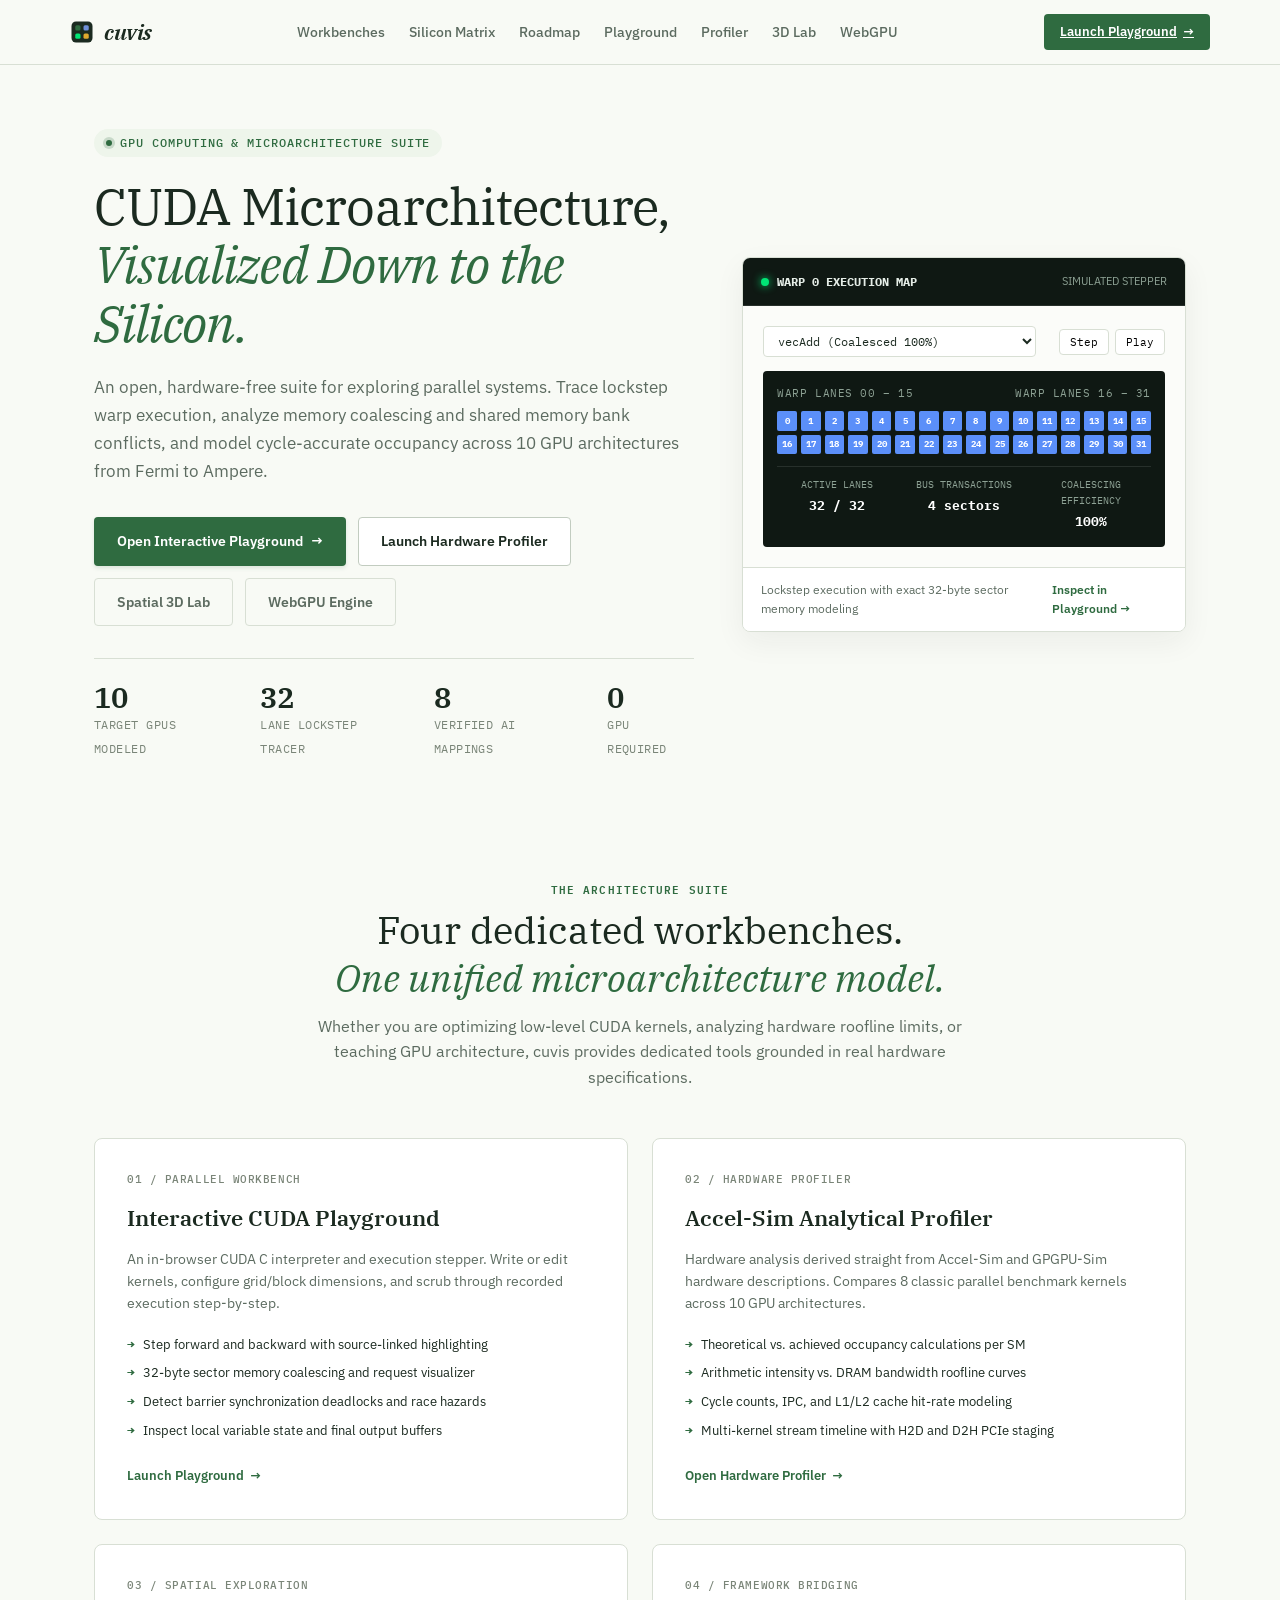
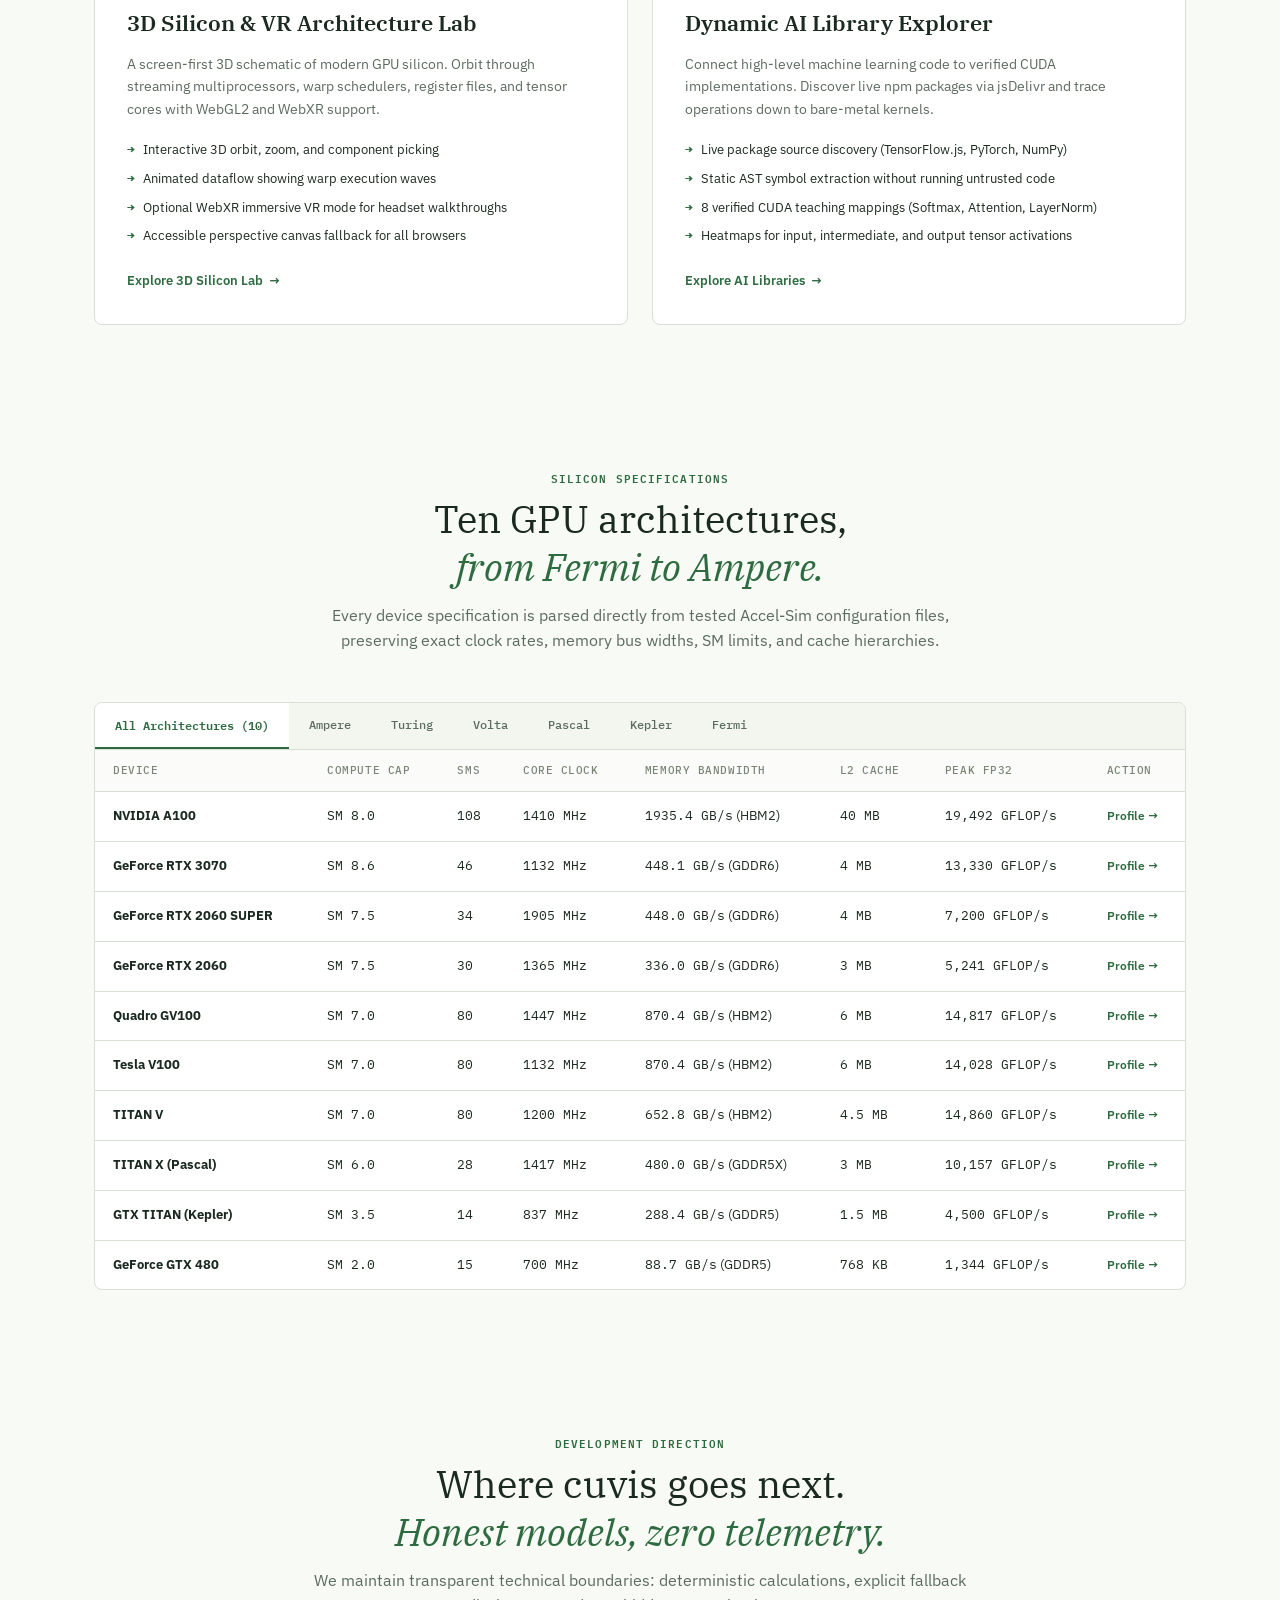
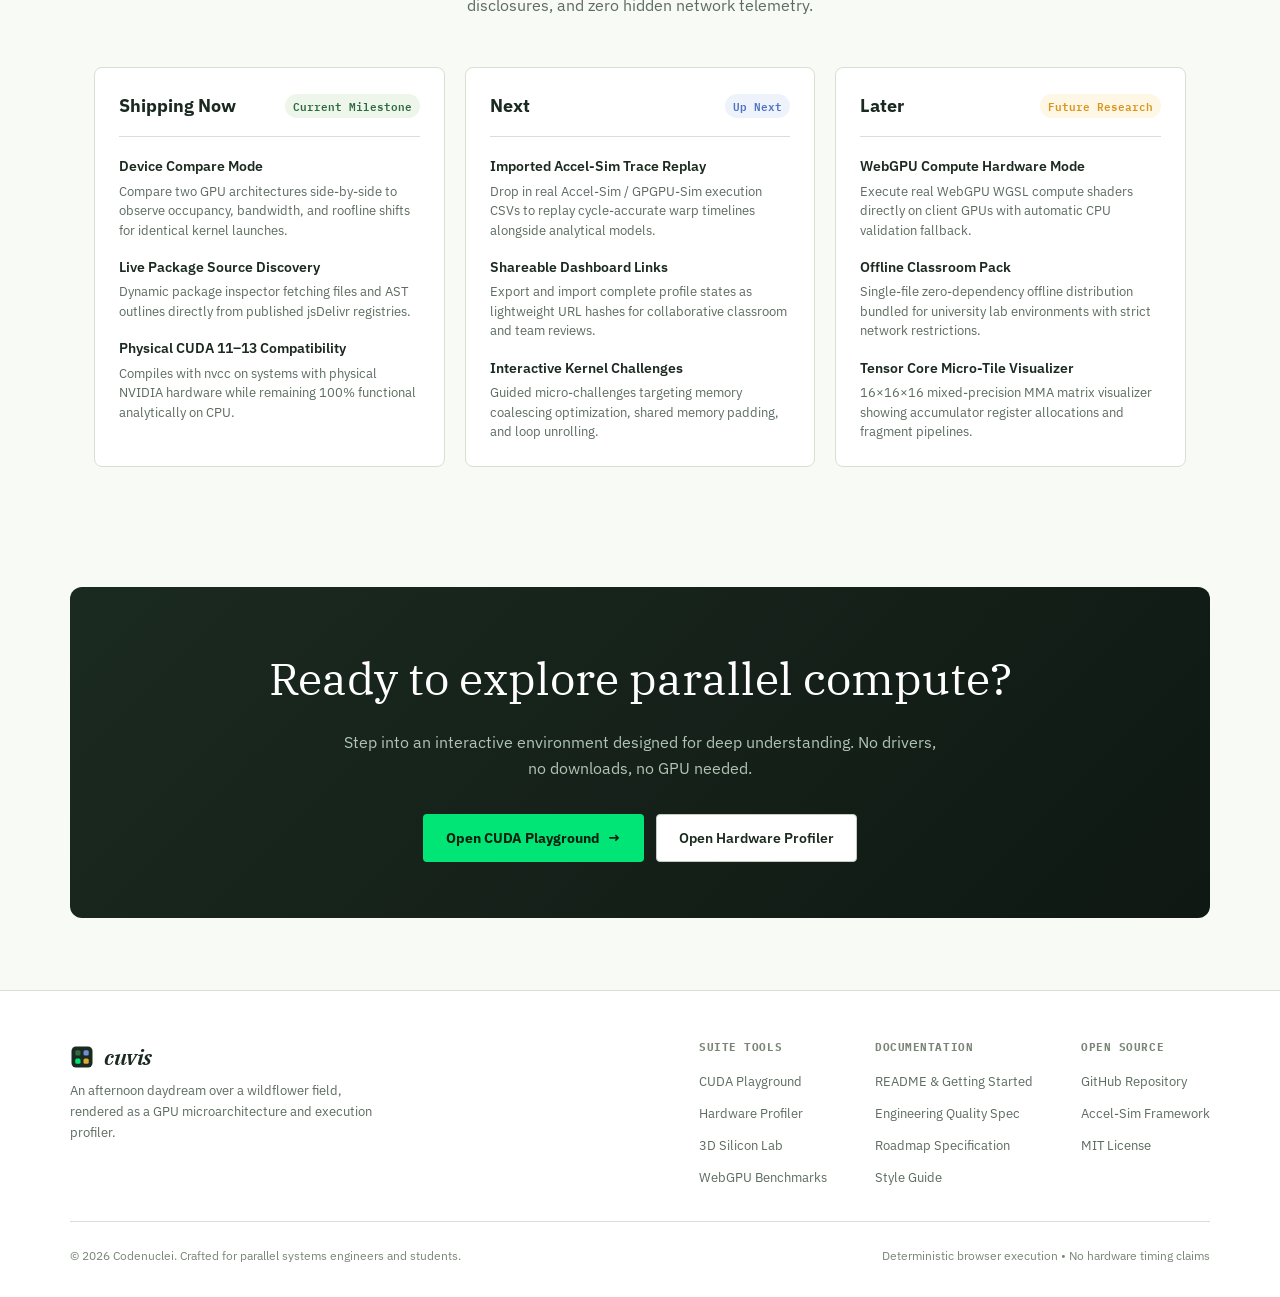
<file: web/index.html>
<!doctype html>
<html lang="en">
<head>
  <meta charset="utf-8">
  <meta name="viewport" content="width=device-width, initial-scale=1">
  <title>cuvis — CUDA Microarchitecture &amp; Parallel Computing Suite</title>
  <meta name="description" content="An open, hardware-free GPU computing workbench. Trace lockstep warp execution, analyze memory coalescing, inspect AI library operators, and model cycle-accurate occupancy across 10 GPU architectures.">
  <link rel="icon" href="mark.svg" type="image/svg+xml">
  <link rel="preconnect" href="https://fonts.googleapis.com">
  <link rel="preconnect" href="https://fonts.gstatic.com" crossorigin>
  <link href="https://fonts.googleapis.com/css2?family=IBM+Plex+Mono:wght@400;500;600&family=IBM+Plex+Sans:wght@400;500;600;700&family=IBM+Plex+Serif:ital,wght@0,400;0,600;1,400;1,600&display=swap" rel="stylesheet">
  <link rel="stylesheet" href="landing.css">
</head>
<body>

  <!-- Top Navigation -->
  <header class="landing-nav" role="banner">
    <div class="nav-inner">
      <a class="brand-group" href="index.html" aria-label="cuvis home">
        <svg class="brand-mark" viewBox="0 0 32 32" fill="none" aria-hidden="true">
          <rect x="2" y="2" width="28" height="28" rx="6" fill="#1b2a20"/>
          <rect x="7" y="7" width="7" height="7" rx="2" fill="#2f6b40"/>
          <rect x="18" y="7" width="7" height="7" rx="2" fill="#6f8fd8"/>
          <rect x="7" y="18" width="7" height="7" rx="2" fill="#00e575"/>
          <rect x="18" y="18" width="7" height="7" rx="2" fill="#e0a82e"/>
        </svg>
        <span class="brand-title">cuvis</span>
      </a>
      <nav class="nav-links" aria-label="Primary Navigation">
        <a href="#workbenches">Workbenches</a>
        <a href="#architectures">Silicon Matrix</a>
        <a href="#roadmap">Roadmap</a>
        <a href="playground.html">Playground</a>
        <a href="dashboard.html">Profiler</a>
        <a href="lab.html">3D Lab</a>
        <a href="compute.html">WebGPU</a>
      </nav>
      <div>
        <a class="nav-cta" href="playground.html">
          Launch Playground <span>→</span>
        </a>
      </div>
    </div>
  </header>

  <main>
    <!-- Hero Section -->
    <section class="hero" aria-labelledby="hero-heading">
      <div class="hero-grid">
        <div class="hero-copy">
          <div class="hero-eyebrow">
            <span class="pulse-dot"></span>
            GPU COMPUTING &amp; MICROARCHITECTURE SUITE
          </div>
          <h1 class="hero-title" id="hero-heading">
            CUDA Microarchitecture,<br>
            <em>Visualized Down to the Silicon.</em>
          </h1>
          <p class="hero-lead">
            An open, hardware-free suite for exploring parallel systems. Trace lockstep warp execution, analyze memory coalescing and shared memory bank conflicts, and model cycle-accurate occupancy across 10 GPU architectures from Fermi to Ampere.
          </p>
          <div class="hero-actions">
            <a class="btn btn-primary" href="playground.html">
              Open Interactive Playground <span>→</span>
            </a>
            <a class="btn btn-secondary" href="dashboard.html">
              Launch Hardware Profiler
            </a>
            <a class="btn btn-outline" href="lab.html">
              Spatial 3D Lab
            </a>
            <a class="btn btn-outline" href="compute.html">
              WebGPU Engine
            </a>
          </div>
          <div class="hero-stats-row">
            <div class="hero-stat-item">
              <strong>10</strong>
              <span>Target GPUs Modeled</span>
            </div>
            <div class="hero-stat-item">
              <strong>32</strong>
              <span>Lane Lockstep Tracer</span>
            </div>
            <div class="hero-stat-item">
              <strong>8</strong>
              <span>Verified AI Mappings</span>
            </div>
            <div class="hero-stat-item">
              <strong>0</strong>
              <span>GPU Required</span>
            </div>
          </div>
        </div>

        <!-- Interactive Hero Warp Mini-Sim Card -->
        <div class="hero-card" aria-label="Interactive Warp Execution Preview">
          <div class="hero-card-header">
            <div class="chip-meta">
              <span class="chip-dot"></span>
              <strong>WARP 0 EXECUTION MAP</strong>
            </div>
            <span class="chip-tag">SIMULATED STEPPER</span>
          </div>
          <div class="hero-card-body">
            <div class="warp-sim-toolbar">
              <select class="warp-kernel-select" id="hero-warp-select" aria-label="Select sample kernel">
                <option value="vecAdd">vecAdd (Coalesced 100%)</option>
                <option value="divergent">branchDivergence (if/else 50%)</option>
                <option value="strided">stridedAccess (Uncoalesced 12.5%)</option>
              </select>
              <div class="warp-sim-btns">
                <button class="btn-mini" id="hero-warp-step" type="button">Step</button>
                <button class="btn-mini" id="hero-warp-play" type="button">Play</button>
              </div>
            </div>

            <div class="warp-lanes-board">
              <div class="lanes-label-row">
                <span>Warp Lanes 00 – 15</span>
                <span>Warp Lanes 16 – 31</span>
              </div>
              <div class="lanes-grid" id="hero-lanes-grid" aria-label="32 warp lanes">
                <!-- Populated dynamically by landing.js -->
              </div>
              <div class="sim-stats-bar">
                <div class="sim-stat-box">
                  <small>Active Lanes</small>
                  <strong id="stat-active-lanes">32 / 32</strong>
                </div>
                <div class="sim-stat-box">
                  <small>Bus Transactions</small>
                  <strong id="stat-memory-trans">4 sectors</strong>
                </div>
                <div class="sim-stat-box">
                  <small>Coalescing Efficiency</small>
                  <strong id="stat-coalescing-eff">100%</strong>
                </div>
              </div>
            </div>
          </div>
          <div class="hero-card-footer">
            <span>Lockstep execution with exact 32-byte sector memory modeling</span>
            <a href="playground.html">Inspect in Playground →</a>
          </div>
        </div>
      </div>
    </section>

    <!-- Workbenches Section (The Four Pillars) -->
    <section class="section" id="workbenches" aria-labelledby="workbenches-heading">
      <div class="section-header text-center">
        <span class="section-eyebrow">THE ARCHITECTURE SUITE</span>
        <h2 class="section-title" id="workbenches-heading">
          Four dedicated workbenches.<br><em>One unified microarchitecture model.</em>
        </h2>
        <p class="section-desc">
          Whether you are optimizing low-level CUDA kernels, analyzing hardware roofline limits, or teaching GPU architecture, cuvis provides dedicated tools grounded in real hardware specifications.
        </p>
      </div>

      <div class="pillars-grid">
        <!-- Card 1 -->
        <article class="pillar-card">
          <span class="pillar-badge">01 / PARALLEL WORKBENCH</span>
          <h3>Interactive CUDA Playground</h3>
          <p>
            An in-browser CUDA C interpreter and execution stepper. Write or edit kernels, configure grid/block dimensions, and scrub through recorded execution step-by-step.
          </p>
          <ul class="pillar-features">
            <li>Step forward and backward with source-linked highlighting</li>
            <li>32-byte sector memory coalescing and request visualizer</li>
            <li>Detect barrier synchronization deadlocks and race hazards</li>
            <li>Inspect local variable state and final output buffers</li>
          </ul>
          <a class="pillar-link" href="playground.html">Launch Playground <span>→</span></a>
        </article>

        <!-- Card 2 -->
        <article class="pillar-card">
          <span class="pillar-badge">02 / HARDWARE PROFILER</span>
          <h3>Accel-Sim Analytical Profiler</h3>
          <p>
            Hardware analysis derived straight from Accel-Sim and GPGPU-Sim hardware descriptions. Compares 8 classic parallel benchmark kernels across 10 GPU architectures.
          </p>
          <ul class="pillar-features">
            <li>Theoretical vs. achieved occupancy calculations per SM</li>
            <li>Arithmetic intensity vs. DRAM bandwidth roofline curves</li>
            <li>Cycle counts, IPC, and L1/L2 cache hit-rate modeling</li>
            <li>Multi-kernel stream timeline with H2D and D2H PCIe staging</li>
          </ul>
          <a class="pillar-link" href="dashboard.html">Open Hardware Profiler <span>→</span></a>
        </article>

        <!-- Card 3 -->
        <article class="pillar-card">
          <span class="pillar-badge">03 / SPATIAL EXPLORATION</span>
          <h3>3D Silicon &amp; VR Architecture Lab</h3>
          <p>
            A screen-first 3D schematic of modern GPU silicon. Orbit through streaming multiprocessors, warp schedulers, register files, and tensor cores with WebGL2 and WebXR support.
          </p>
          <ul class="pillar-features">
            <li>Interactive 3D orbit, zoom, and component picking</li>
            <li>Animated dataflow showing warp execution waves</li>
            <li>Optional WebXR immersive VR mode for headset walkthroughs</li>
            <li>Accessible perspective canvas fallback for all browsers</li>
          </ul>
          <a class="pillar-link" href="lab.html">Explore 3D Silicon Lab <span>→</span></a>
        </article>

        <!-- Card 4 -->
        <article class="pillar-card">
          <span class="pillar-badge">04 / FRAMEWORK BRIDGING</span>
          <h3>Dynamic AI Library Explorer</h3>
          <p>
            Connect high-level machine learning code to verified CUDA implementations. Discover live npm packages via jsDelivr and trace operations down to bare-metal kernels.
          </p>
          <ul class="pillar-features">
            <li>Live package source discovery (TensorFlow.js, PyTorch, NumPy)</li>
            <li>Static AST symbol extraction without running untrusted code</li>
            <li>8 verified CUDA teaching mappings (Softmax, Attention, LayerNorm)</li>
            <li>Heatmaps for input, intermediate, and output tensor activations</li>
          </ul>
          <a class="pillar-link" href="playground.html#library">Explore AI Libraries <span>→</span></a>
        </article>
      </div>
    </section>

    <!-- Architecture Showcase & Comparison Matrix -->
    <section class="section" id="architectures" aria-labelledby="arch-heading">
      <div class="section-header text-center">
        <span class="section-eyebrow">SILICON SPECIFICATIONS</span>
        <h2 class="section-title" id="arch-heading">
          Ten GPU architectures,<br><em>from Fermi to Ampere.</em>
        </h2>
        <p class="section-desc">
          Every device specification is parsed directly from tested Accel-Sim configuration files, preserving exact clock rates, memory bus widths, SM limits, and cache hierarchies.
        </p>
      </div>

      <div class="arch-card">
        <div class="arch-tabs" role="tablist" aria-label="Filter by generation">
          <button class="arch-tab active" data-gen="all" type="button">All Architectures (10)</button>
          <button class="arch-tab" data-gen="Ampere" type="button">Ampere</button>
          <button class="arch-tab" data-gen="Turing" type="button">Turing</button>
          <button class="arch-tab" data-gen="Volta" type="button">Volta</button>
          <button class="arch-tab" data-gen="Pascal" type="button">Pascal</button>
          <button class="arch-tab" data-gen="Kepler" type="button">Kepler</button>
          <button class="arch-tab" data-gen="Fermi" type="button">Fermi</button>
        </div>
        <div class="arch-table-wrap">
          <table class="arch-table">
            <thead>
              <tr>
                <th>Device</th>
                <th>Compute Cap</th>
                <th>SMs</th>
                <th>Core Clock</th>
                <th>Memory Bandwidth</th>
                <th>L2 Cache</th>
                <th>Peak FP32</th>
                <th>Action</th>
              </tr>
            </thead>
            <tbody id="arch-tbody">
              <tr data-gen="Ampere">
                <td><strong>NVIDIA A100</strong></td>
                <td><span class="mono">SM 8.0</span></td>
                <td><span class="mono">108</span></td>
                <td><span class="mono">1410 MHz</span></td>
                <td><span class="mono">1935.4 GB/s</span> (HBM2)</td>
                <td><span class="mono">40 MB</span></td>
                <td><span class="mono">19,492 GFLOP/s</span></td>
                <td><a class="action-link" href="dashboard.html">Profile →</a></td>
              </tr>
              <tr data-gen="Ampere">
                <td><strong>GeForce RTX 3070</strong></td>
                <td><span class="mono">SM 8.6</span></td>
                <td><span class="mono">46</span></td>
                <td><span class="mono">1132 MHz</span></td>
                <td><span class="mono">448.1 GB/s</span> (GDDR6)</td>
                <td><span class="mono">4 MB</span></td>
                <td><span class="mono">13,330 GFLOP/s</span></td>
                <td><a class="action-link" href="dashboard.html">Profile →</a></td>
              </tr>
              <tr data-gen="Turing">
                <td><strong>GeForce RTX 2060 SUPER</strong></td>
                <td><span class="mono">SM 7.5</span></td>
                <td><span class="mono">34</span></td>
                <td><span class="mono">1905 MHz</span></td>
                <td><span class="mono">448.0 GB/s</span> (GDDR6)</td>
                <td><span class="mono">4 MB</span></td>
                <td><span class="mono">7,200 GFLOP/s</span></td>
                <td><a class="action-link" href="dashboard.html">Profile →</a></td>
              </tr>
              <tr data-gen="Turing">
                <td><strong>GeForce RTX 2060</strong></td>
                <td><span class="mono">SM 7.5</span></td>
                <td><span class="mono">30</span></td>
                <td><span class="mono">1365 MHz</span></td>
                <td><span class="mono">336.0 GB/s</span> (GDDR6)</td>
                <td><span class="mono">3 MB</span></td>
                <td><span class="mono">5,241 GFLOP/s</span></td>
                <td><a class="action-link" href="dashboard.html">Profile →</a></td>
              </tr>
              <tr data-gen="Volta">
                <td><strong>Quadro GV100</strong></td>
                <td><span class="mono">SM 7.0</span></td>
                <td><span class="mono">80</span></td>
                <td><span class="mono">1447 MHz</span></td>
                <td><span class="mono">870.4 GB/s</span> (HBM2)</td>
                <td><span class="mono">6 MB</span></td>
                <td><span class="mono">14,817 GFLOP/s</span></td>
                <td><a class="action-link" href="dashboard.html">Profile →</a></td>
              </tr>
              <tr data-gen="Volta">
                <td><strong>Tesla V100</strong></td>
                <td><span class="mono">SM 7.0</span></td>
                <td><span class="mono">80</span></td>
                <td><span class="mono">1132 MHz</span></td>
                <td><span class="mono">870.4 GB/s</span> (HBM2)</td>
                <td><span class="mono">6 MB</span></td>
                <td><span class="mono">14,028 GFLOP/s</span></td>
                <td><a class="action-link" href="dashboard.html">Profile →</a></td>
              </tr>
              <tr data-gen="Volta">
                <td><strong>TITAN V</strong></td>
                <td><span class="mono">SM 7.0</span></td>
                <td><span class="mono">80</span></td>
                <td><span class="mono">1200 MHz</span></td>
                <td><span class="mono">652.8 GB/s</span> (HBM2)</td>
                <td><span class="mono">4.5 MB</span></td>
                <td><span class="mono">14,860 GFLOP/s</span></td>
                <td><a class="action-link" href="dashboard.html">Profile →</a></td>
              </tr>
              <tr data-gen="Pascal">
                <td><strong>TITAN X (Pascal)</strong></td>
                <td><span class="mono">SM 6.0</span></td>
                <td><span class="mono">28</span></td>
                <td><span class="mono">1417 MHz</span></td>
                <td><span class="mono">480.0 GB/s</span> (GDDR5X)</td>
                <td><span class="mono">3 MB</span></td>
                <td><span class="mono">10,157 GFLOP/s</span></td>
                <td><a class="action-link" href="dashboard.html">Profile →</a></td>
              </tr>
              <tr data-gen="Kepler">
                <td><strong>GTX TITAN (Kepler)</strong></td>
                <td><span class="mono">SM 3.5</span></td>
                <td><span class="mono">14</span></td>
                <td><span class="mono">837 MHz</span></td>
                <td><span class="mono">288.4 GB/s</span> (GDDR5)</td>
                <td><span class="mono">1.5 MB</span></td>
                <td><span class="mono">4,500 GFLOP/s</span></td>
                <td><a class="action-link" href="dashboard.html">Profile →</a></td>
              </tr>
              <tr data-gen="Fermi">
                <td><strong>GeForce GTX 480</strong></td>
                <td><span class="mono">SM 2.0</span></td>
                <td><span class="mono">15</span></td>
                <td><span class="mono">700 MHz</span></td>
                <td><span class="mono">88.7 GB/s</span> (GDDR5)</td>
                <td><span class="mono">768 KB</span></td>
                <td><span class="mono">1,344 GFLOP/s</span></td>
                <td><a class="action-link" href="dashboard.html">Profile →</a></td>
              </tr>
            </tbody>
          </table>
        </div>
      </div>
    </section>

    <!-- Product Roadmap -->
    <section class="section" id="roadmap" aria-labelledby="roadmap-heading">
      <div class="section-header text-center">
        <span class="section-eyebrow">DEVELOPMENT DIRECTION</span>
        <h2 class="section-title" id="roadmap-heading">
          Where cuvis goes next.<br><em>Honest models, zero telemetry.</em>
        </h2>
        <p class="section-desc">
          We maintain transparent technical boundaries: deterministic calculations, explicit fallback disclosures, and zero hidden network telemetry.
        </p>
      </div>

      <div class="roadmap-grid">
        <div class="roadmap-col">
          <div class="roadmap-col-header">
            <h3>Shipping Now</h3>
            <span class="roadmap-status-badge status-now">Current Milestone</span>
          </div>
          <div class="roadmap-cards">
            <div class="roadmap-item">
              <h4>Device Compare Mode</h4>
              <p>Compare two GPU architectures side-by-side to observe occupancy, bandwidth, and roofline shifts for identical kernel launches.</p>
            </div>
            <div class="roadmap-item">
              <h4>Live Package Source Discovery</h4>
              <p>Dynamic package inspector fetching files and AST outlines directly from published jsDelivr registries.</p>
            </div>
            <div class="roadmap-item">
              <h4>Physical CUDA 11–13 Compatibility</h4>
              <p>Compiles with nvcc on systems with physical NVIDIA hardware while remaining 100% functional analytically on CPU.</p>
            </div>
          </div>
        </div>

        <div class="roadmap-col">
          <div class="roadmap-col-header">
            <h3>Next</h3>
            <span class="roadmap-status-badge status-next">Up Next</span>
          </div>
          <div class="roadmap-cards">
            <div class="roadmap-item">
              <h4>Imported Accel-Sim Trace Replay</h4>
              <p>Drop in real Accel-Sim / GPGPU-Sim execution CSVs to replay cycle-accurate warp timelines alongside analytical models.</p>
            </div>
            <div class="roadmap-item">
              <h4>Shareable Dashboard Links</h4>
              <p>Export and import complete profile states as lightweight URL hashes for collaborative classroom and team reviews.</p>
            </div>
            <div class="roadmap-item">
              <h4>Interactive Kernel Challenges</h4>
              <p>Guided micro-challenges targeting memory coalescing optimization, shared memory padding, and loop unrolling.</p>
            </div>
          </div>
        </div>

        <div class="roadmap-col">
          <div class="roadmap-col-header">
            <h3>Later</h3>
            <span class="roadmap-status-badge status-later">Future Research</span>
          </div>
          <div class="roadmap-cards">
            <div class="roadmap-item">
              <h4>WebGPU Compute Hardware Mode</h4>
              <p>Execute real WebGPU WGSL compute shaders directly on client GPUs with automatic CPU validation fallback.</p>
            </div>
            <div class="roadmap-item">
              <h4>Offline Classroom Pack</h4>
              <p>Single-file zero-dependency offline distribution bundled for university lab environments with strict network restrictions.</p>
            </div>
            <div class="roadmap-item">
              <h4>Tensor Core Micro-Tile Visualizer</h4>
              <p>16×16×16 mixed-precision MMA matrix visualizer showing accumulator register allocations and fragment pipelines.</p>
            </div>
          </div>
        </div>
      </div>
    </section>

    <!-- Call to Action Banner -->
    <div class="cta-banner">
      <h2>Ready to explore parallel compute?</h2>
      <p>
        Step into an interactive environment designed for deep understanding. No drivers, no downloads, no GPU needed.
      </p>
      <div class="hero-actions">
        <a class="btn btn-neon" href="playground.html">Open CUDA Playground <span>→</span></a>
        <a class="btn btn-secondary" href="dashboard.html">Open Hardware Profiler</a>
      </div>
    </div>
  </main>

  <!-- Footer -->
  <footer class="landing-footer" role="contentinfo">
    <div class="footer-inner">
      <div class="footer-top">
        <div class="footer-brand">
          <div class="brand-group">
            <svg class="brand-mark" viewBox="0 0 32 32" fill="none" aria-hidden="true">
              <rect x="2" y="2" width="28" height="28" rx="6" fill="#1b2a20"/>
              <rect x="7" y="7" width="7" height="7" rx="2" fill="#2f6b40"/>
              <rect x="18" y="7" width="7" height="7" rx="2" fill="#6f8fd8"/>
              <rect x="7" y="18" width="7" height="7" rx="2" fill="#00e575"/>
              <rect x="18" y="18" width="7" height="7" rx="2" fill="#e0a82e"/>
            </svg>
            <span class="brand-title">cuvis</span>
          </div>
          <p>
            An afternoon daydream over a wildflower field, rendered as a GPU microarchitecture and execution profiler.
          </p>
        </div>
        <div class="footer-links-group">
          <div class="footer-col">
            <h5>Suite Tools</h5>
            <ul>
              <li><a href="playground.html">CUDA Playground</a></li>
              <li><a href="dashboard.html">Hardware Profiler</a></li>
              <li><a href="lab.html">3D Silicon Lab</a></li>
              <li><a href="compute.html">WebGPU Benchmarks</a></li>
            </ul>
          </div>
          <div class="footer-col">
            <h5>Documentation</h5>
            <ul>
              <li><a href="https://github.com/Codenuclei/cuda-visualizer/blob/master/README.md" target="_blank" rel="noopener">README &amp; Getting Started</a></li>
              <li><a href="https://github.com/Codenuclei/cuda-visualizer/blob/master/docs/engineering-quality-spec.md" target="_blank" rel="noopener">Engineering Quality Spec</a></li>
              <li><a href="https://github.com/Codenuclei/cuda-visualizer/blob/master/docs/roadmap.md" target="_blank" rel="noopener">Roadmap Specification</a></li>
              <li><a href="https://github.com/Codenuclei/cuda-visualizer/blob/master/docs/style-guide.md" target="_blank" rel="noopener">Style Guide</a></li>
            </ul>
          </div>
          <div class="footer-col">
            <h5>Open Source</h5>
            <ul>
              <li><a href="https://github.com/Codenuclei/cuda-visualizer" target="_blank" rel="noopener">GitHub Repository</a></li>
              <li><a href="https://github.com/accel-sim/accel-sim-framework" target="_blank" rel="noopener">Accel-Sim Framework</a></li>
              <li><a href="https://github.com/Codenuclei/cuda-visualizer/blob/master/LICENSE" target="_blank" rel="noopener">MIT License</a></li>
            </ul>
          </div>
        </div>
      </div>
      <div class="footer-bottom">
        <span>&copy; 2026 Codenuclei. Crafted for parallel systems engineers and students.</span>
        <span>Deterministic browser execution &bull; No hardware timing claims</span>
      </div>
    </div>
  </footer>

  <script src="landing.js"></script>
</body>
</html>
</file>
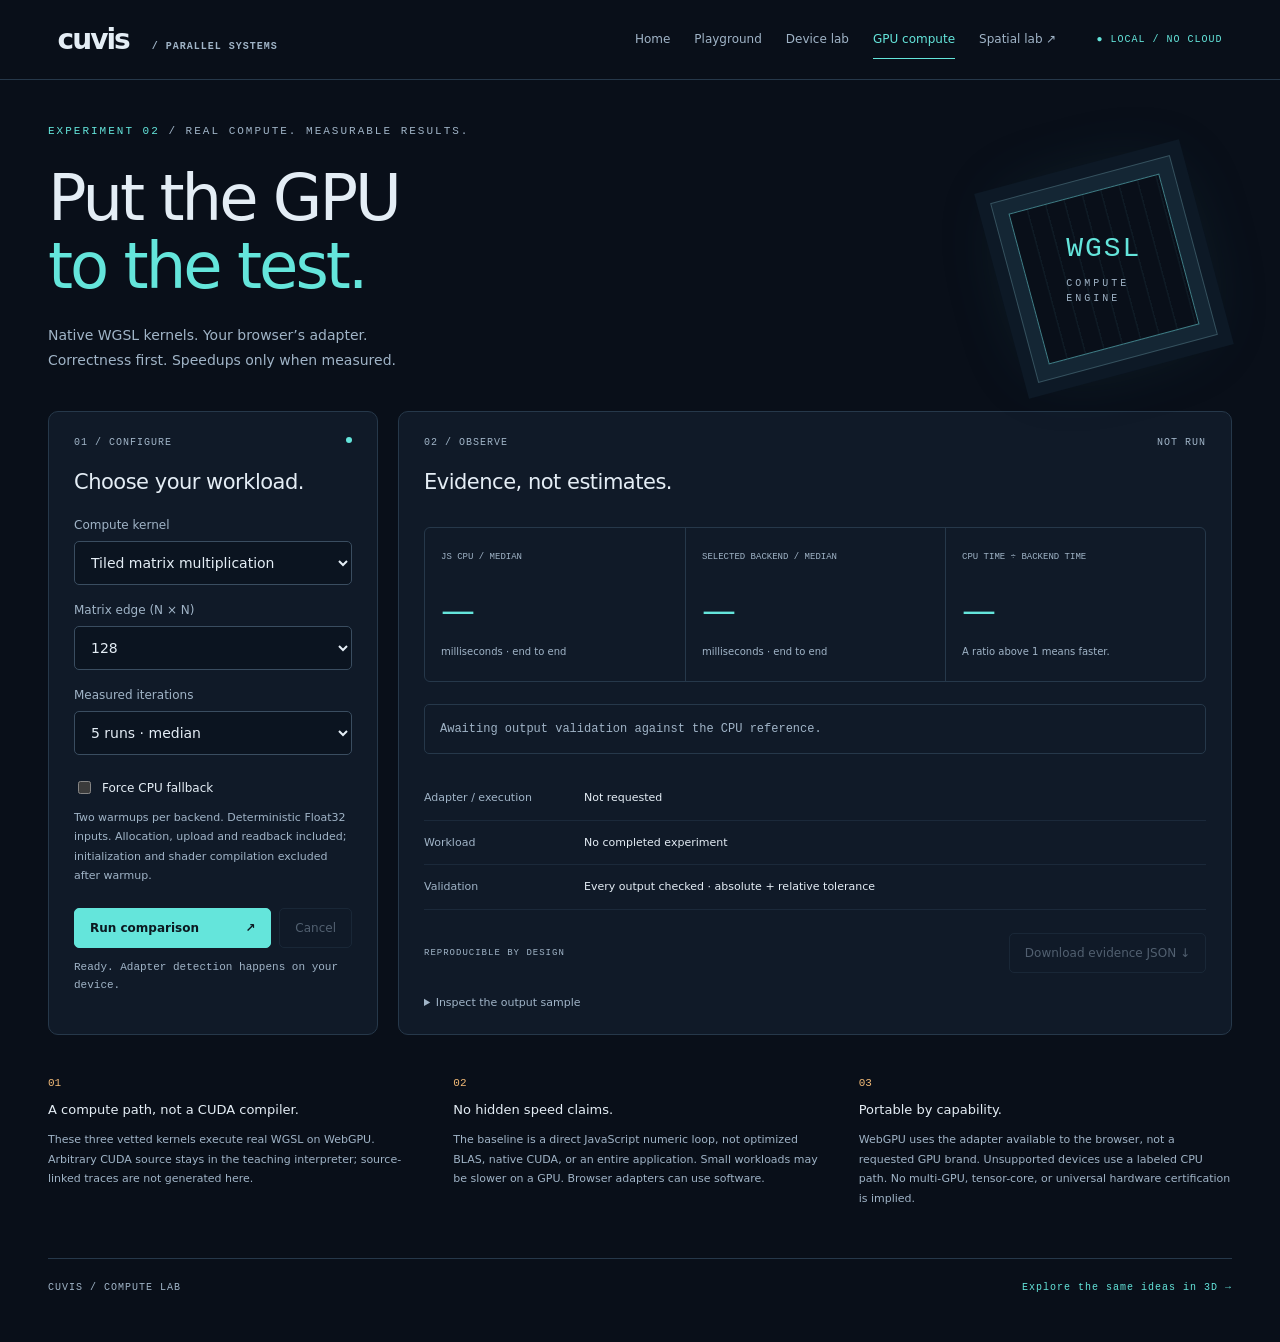
<file: web/compute.html>
<!doctype html>
<html lang="en">
<head><meta charset="utf-8"><meta name="viewport" content="width=device-width,initial-scale=1"><meta name="theme-color" content="#090f19"><title>cuvis — GPU compute lab</title><link rel="icon" href="mark.svg" type="image/svg+xml"><link rel="stylesheet" href="compute.css"><script src="compute.js" defer></script></head>
<body>
<a class="skip" href="#main">Skip to compute lab</a>
<header><a class="brand" href="index.html">cuvis<span> / PARALLEL SYSTEMS</span></a><nav aria-label="Main navigation"><a href="index.html">Home</a><a href="playground.html">Playground</a><a href="dashboard.html">Device lab</a><a href="compute.html" aria-current="page">GPU compute</a><a href="lab.html">Spatial lab ↗</a></nav><span class="local">● LOCAL / NO CLOUD</span></header>
<main id="main">
<div class="eyebrow">EXPERIMENT 02 <span> / REAL COMPUTE. MEASURABLE RESULTS.</span></div>
<section class="intro"><div><h1>Put the GPU<br><em>to the test.</em></h1><p>Native WGSL kernels. Your browser’s adapter.<br>Correctness first. Speedups only when measured.</p></div><div class="chip" aria-hidden="true"><div>WGSL<span>COMPUTE<br>ENGINE</span></div></div></section>
<div class="workspace">
<section class="panel controls" aria-labelledby="configure"><div class="panel-title"><span>01 / CONFIGURE</span><span class="dot"></span></div><h2 id="configure">Choose your workload.</h2>
<label for="operation">Compute kernel</label><select id="operation"><option value="matmul">Tiled matrix multiplication</option><option value="vectorAdd">Vector addition</option><option value="relu">ReLU activation</option></select>
<label for="size">Matrix edge (N × N)</label><select id="size"></select>
<label for="repeats">Measured iterations</label><select id="repeats"><option value="5">5 runs · median</option><option value="9">9 runs · median</option></select>
<label class="check"><input type="checkbox" id="force-cpu"> Force CPU fallback</label>
<p class="hint">Two warmups per backend. Deterministic Float32 inputs. Allocation, upload and readback included; initialization and shader compilation excluded after warmup.</p>
<div class="actions"><button id="run">Run comparison <span>↗</span></button><button id="cancel" class="secondary" disabled>Cancel</button></div>
<p id="status" role="status" aria-live="polite">Ready. Adapter detection happens on your device.</p>
</section>
<section class="panel results" aria-labelledby="results-heading"><div class="panel-title"><span>02 / OBSERVE</span><span id="backend-label">NOT RUN</span></div><h2 id="results-heading">Evidence, not estimates.</h2>
<div class="metrics"><article><span>JS CPU / MEDIAN</span><strong id="cpu-ms">—</strong><small>milliseconds · end to end</small></article><article><span>SELECTED BACKEND / MEDIAN</span><strong id="gpu-ms">—</strong><small>milliseconds · end to end</small></article><article><span>CPU TIME ÷ BACKEND TIME</span><strong id="speedup">—</strong><small id="ratio-note">A ratio above 1 means faster.</small></article></div>
<div id="correctness" class="correctness">Awaiting output validation against the CPU reference.</div>
<dl class="details"><div><dt>Adapter / execution</dt><dd id="adapter">Not requested</dd></div><div><dt>Workload</dt><dd id="workload">No completed experiment</dd></div><div><dt>Validation</dt><dd id="validation">Every output checked · absolute + relative tolerance</dd></div></dl>
<div class="result-bottom"><span>REPRODUCIBLE BY DESIGN</span><button id="download" class="secondary" disabled>Download evidence JSON ↓</button></div>
<details><summary>Inspect the output sample</summary><pre id="output">Run a kernel to inspect its first 16 outputs.</pre></details>
</section>
</div>
<section class="boundaries"><article><span>01</span><h3>A compute path, not a CUDA compiler.</h3><p>These three vetted kernels execute real WGSL on WebGPU. Arbitrary CUDA source stays in the teaching interpreter; source-linked traces are not generated here.</p></article><article><span>02</span><h3>No hidden speed claims.</h3><p>The baseline is a direct JavaScript numeric loop, not optimized BLAS, native CUDA, or an entire application. Small workloads may be slower on a GPU. Browser adapters can use software.</p></article><article><span>03</span><h3>Portable by capability.</h3><p>WebGPU uses the adapter available to the browser, not a requested GPU brand. Unsupported devices use a labeled CPU path. No multi-GPU, tensor-core, or universal hardware certification is implied.</p></article></section>
<footer><span>CUVIS / COMPUTE LAB</span><a href="lab.html">Explore the same ideas in 3D →</a></footer>
</main></body></html>
</file>
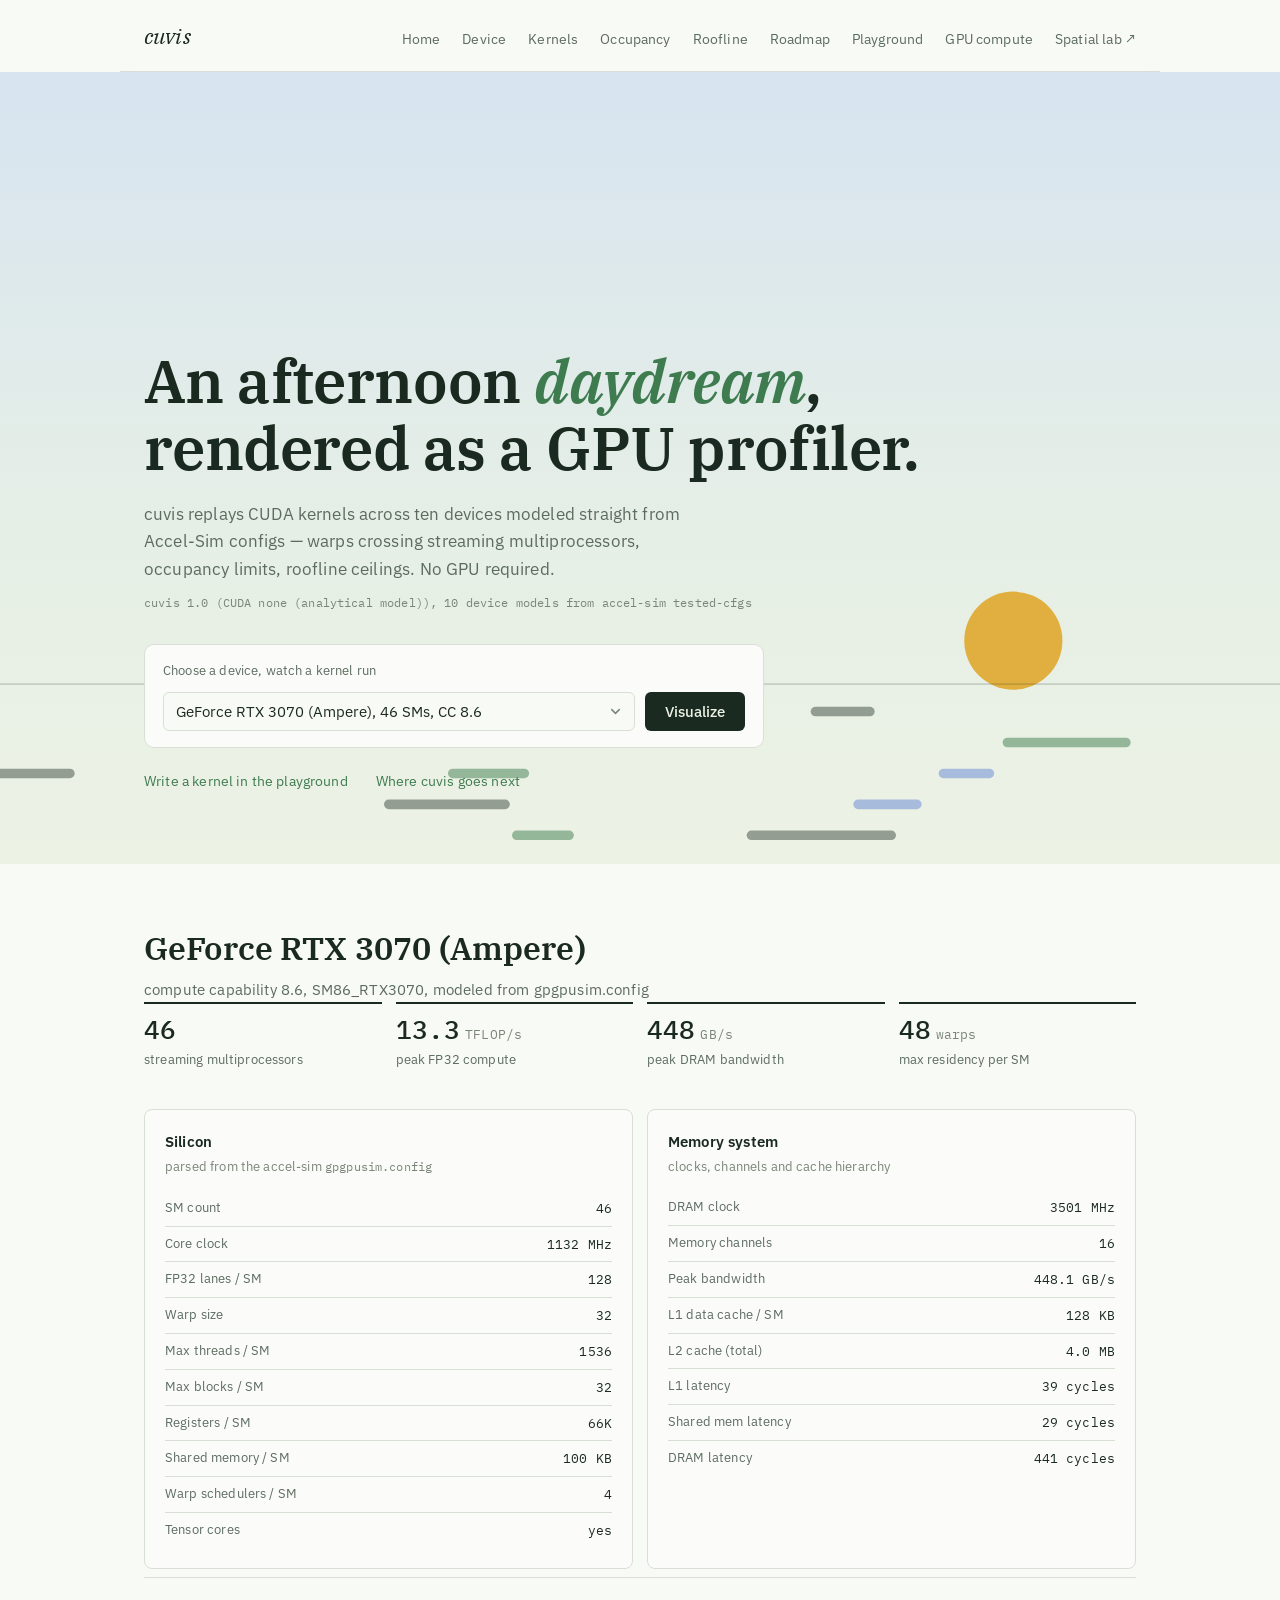
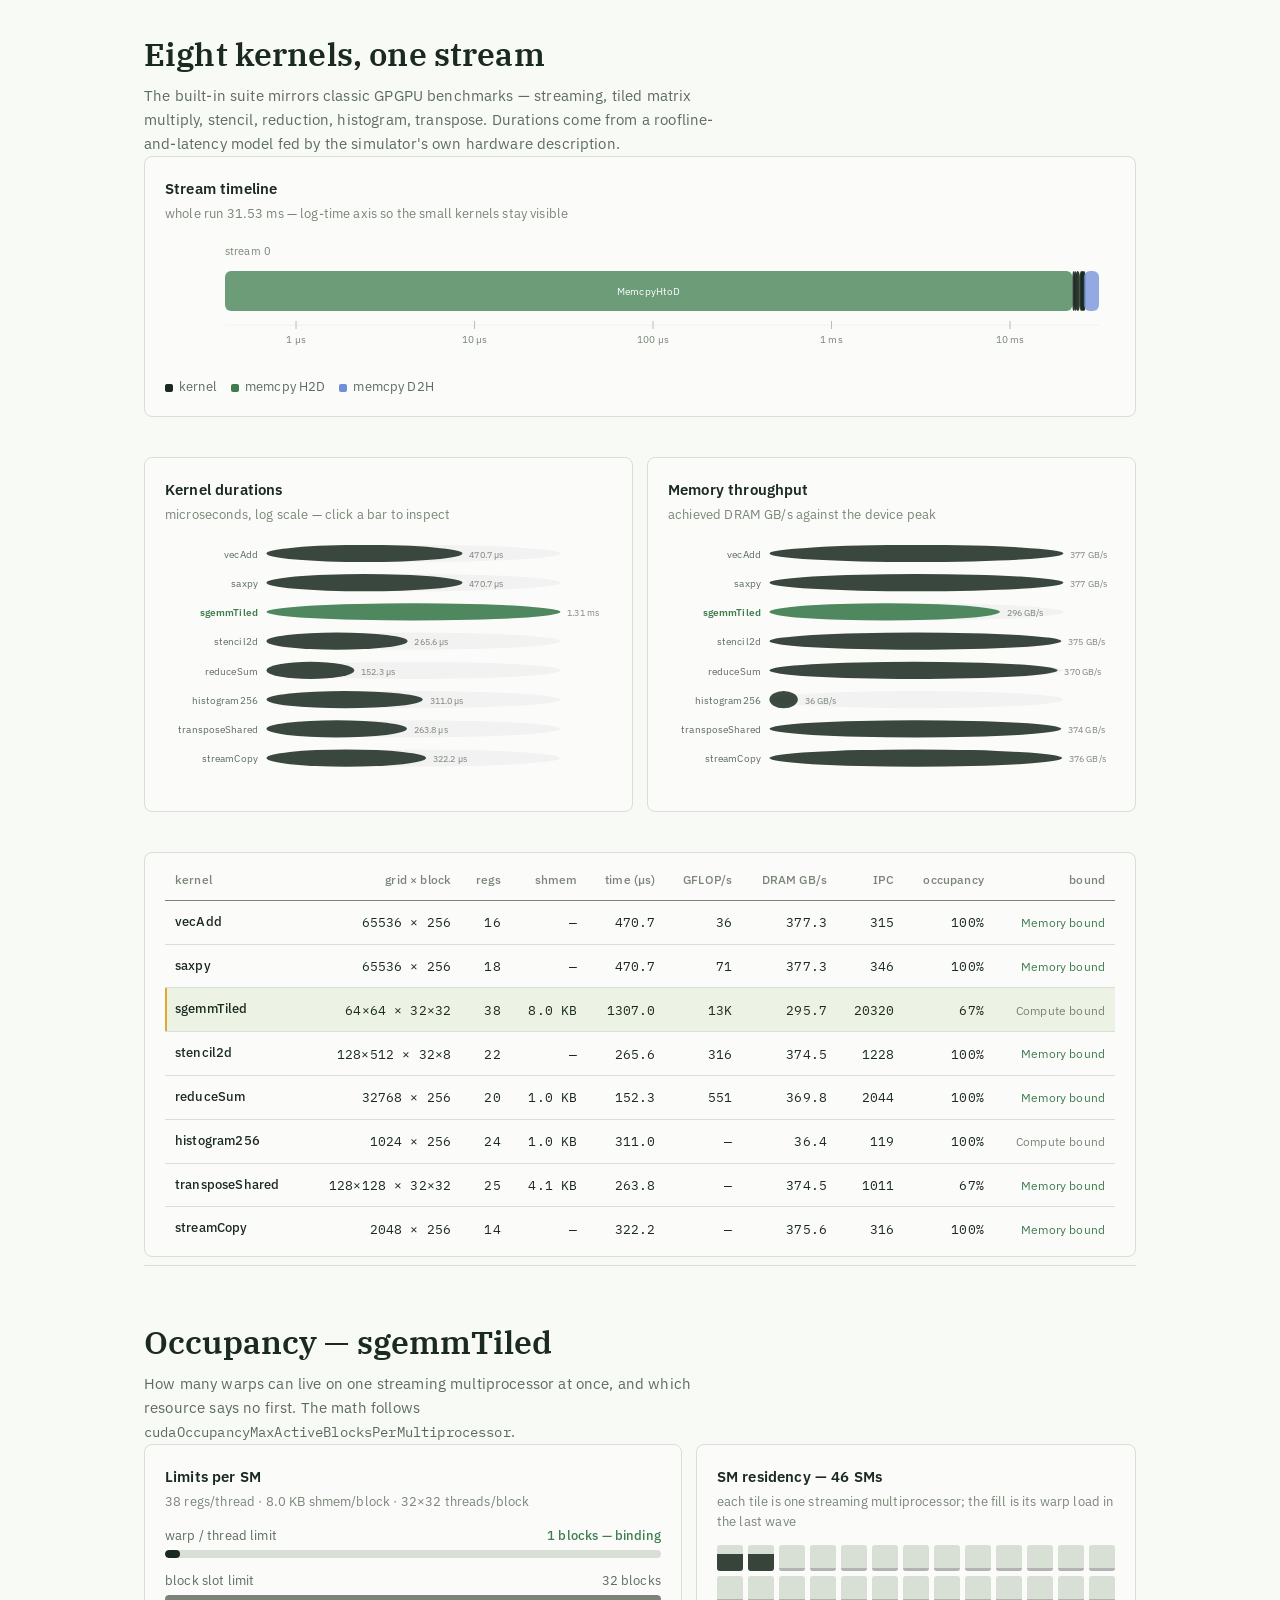
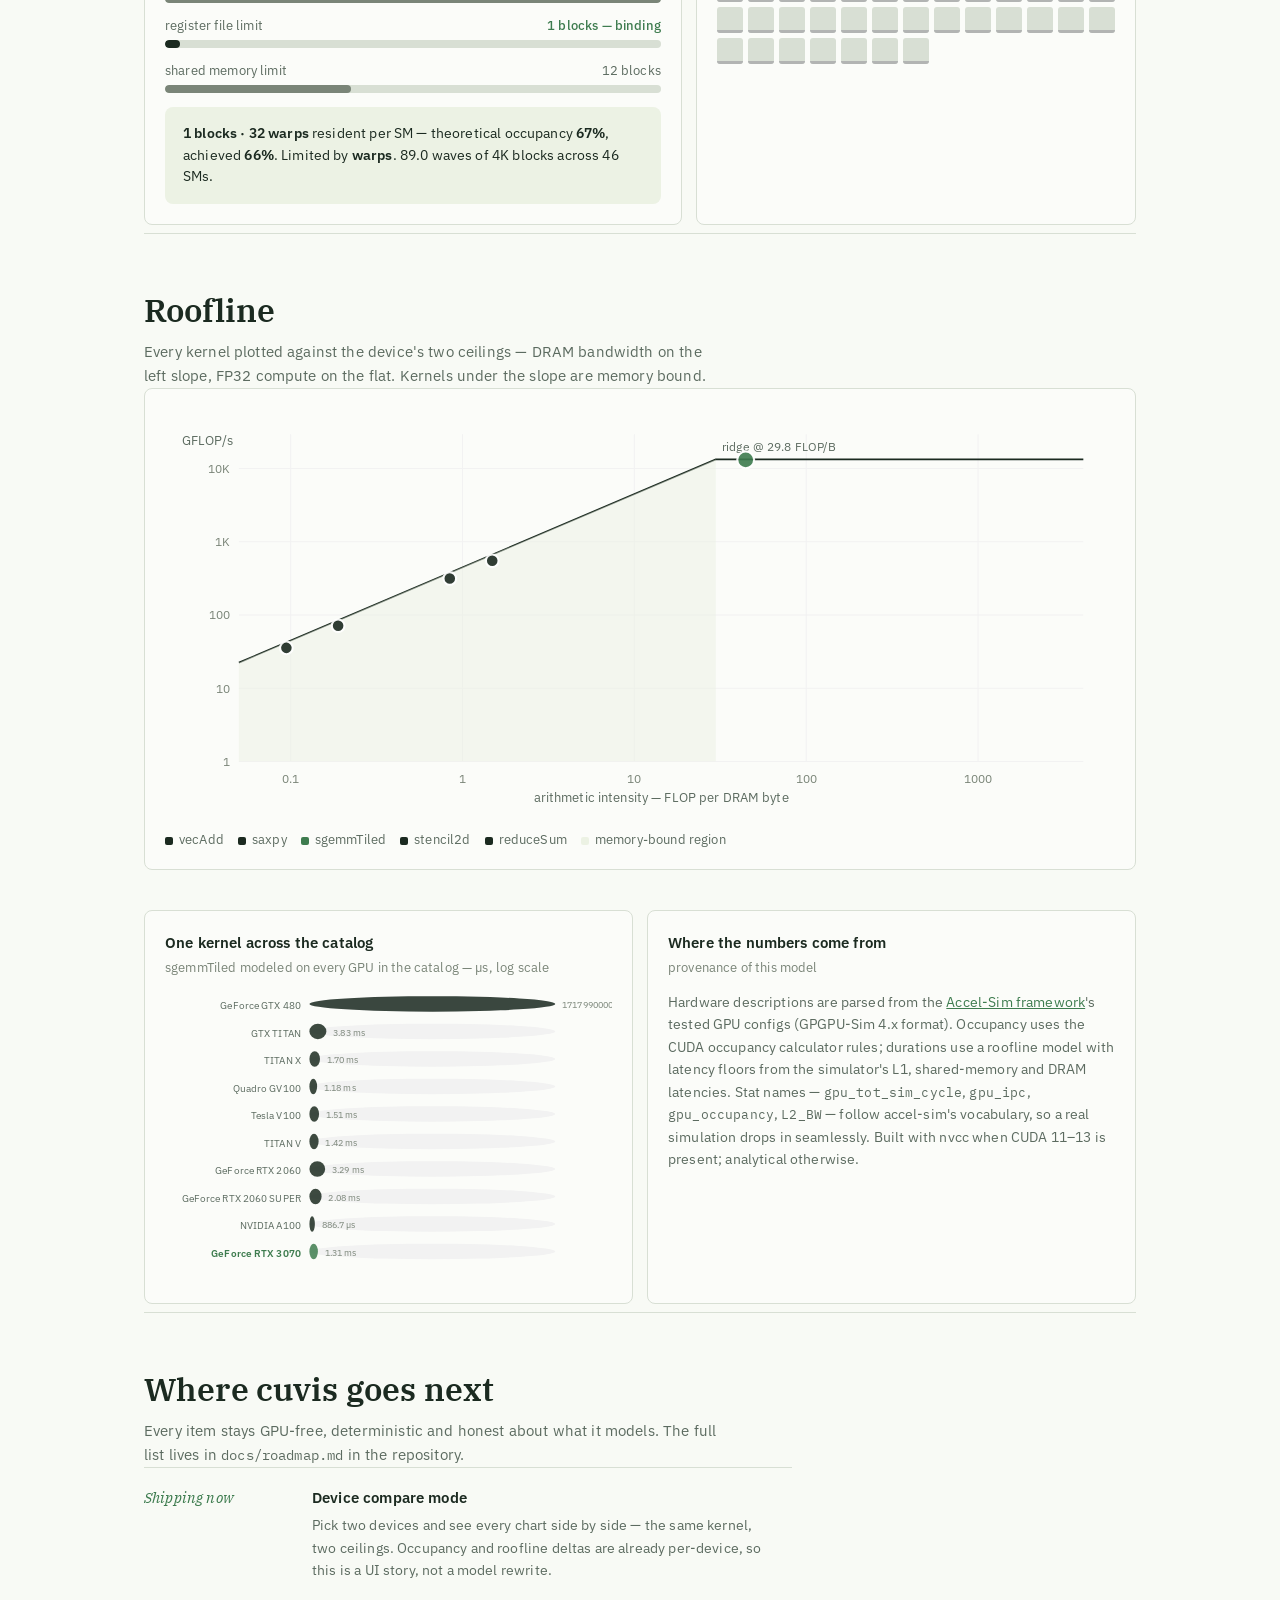
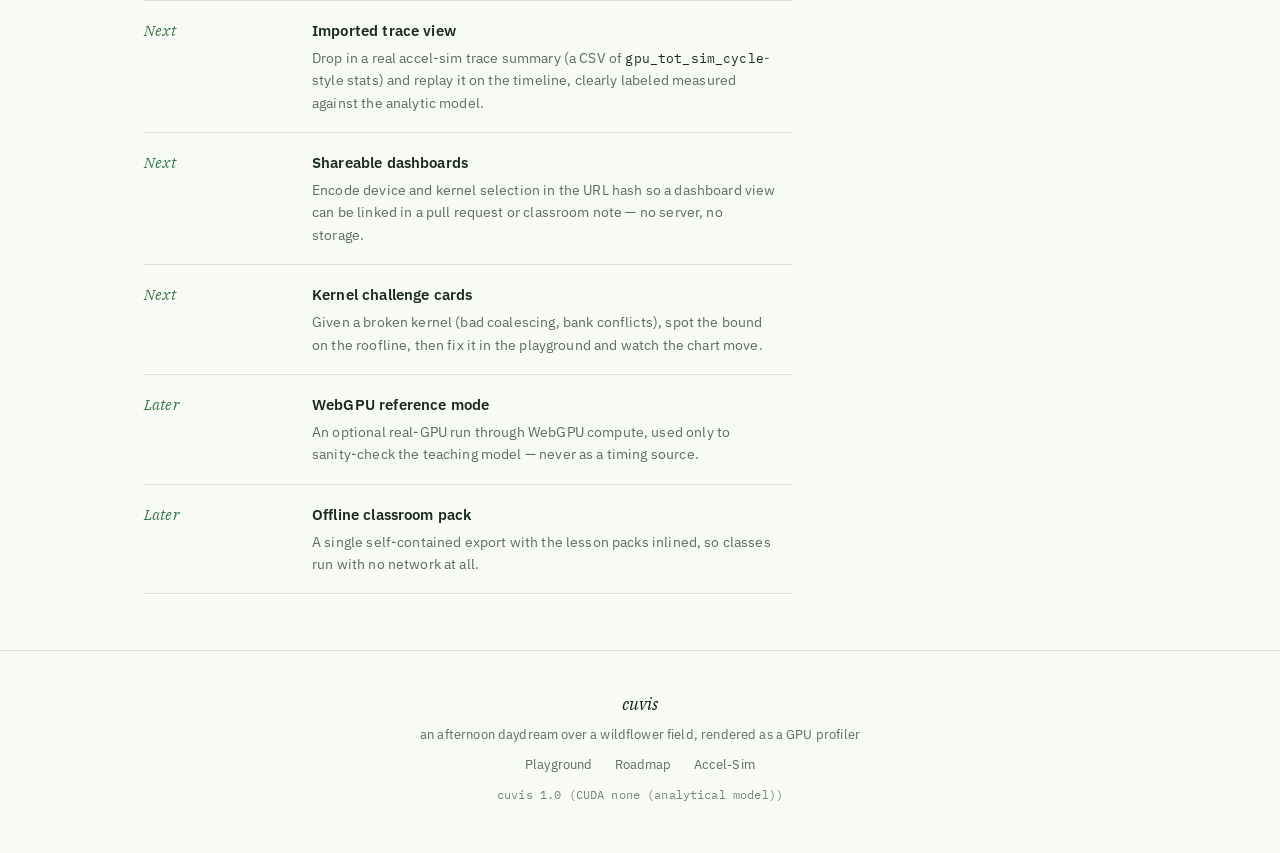
<file: web/dashboard.html>
<!DOCTYPE html>
<html lang="en">
<head>
<meta charset="UTF-8">
<meta name="viewport" content="width=device-width, initial-scale=1.0">
<title>cuvis — an afternoon daydream, rendered as a GPU profiler</title>
<meta name="description" content="Watch CUDA kernels run across ten devices modeled from Accel-Sim configs — warps, occupancy, rooflines. No GPU required.">
<link rel="preconnect" href="https://fonts.googleapis.com">
<link rel="preconnect" href="https://fonts.gstatic.com" crossorigin>
<link href="https://fonts.googleapis.com/css2?family=IBM+Plex+Mono:wght@400;500&family=IBM+Plex+Sans:wght@400;500;600&family=IBM+Plex+Serif:ital,wght@0,400;0,600;1,400;1,600&display=swap" rel="stylesheet">
<link rel="stylesheet" href="style.css">
</head>
<body>

<a class="skip-link" href="#overview">Skip to the device</a>

<nav class="nav" aria-label="Primary">
  <a class="wordmark" href="index.html">cuvis</a>
  <div class="links">
    <a href="index.html">Home</a>
    <a href="#overview">Device</a>
    <a href="#kernels">Kernels</a>
    <a href="#occupancy">Occupancy</a>
    <a href="#roofline">Roofline</a>
    <a href="#roadmap">Roadmap</a>
    <a href="playground.html">Playground</a>
    <a href="compute.html">GPU compute</a>
    <a href="lab.html">Spatial lab ↗</a>
  </div>
</nav>

<header class="hero">

  <!-- the field: warps drift through the meadow below one horizon -->
  <svg class="warp-lanes" viewBox="0 0 1200 640" preserveAspectRatio="xMidYMax slice" aria-hidden="true" focusable="false">
    <circle class="sun" cx="950" cy="430" r="46"/>
    <rect class="horizon" x="0" y="470" width="1200" height="1.5"/>
    <g class="lane">
      <rect x="-80"  y="492" width="70" height="9" rx="4.5" class="warp w-fern"/>
      <rect x="340"  y="492" width="110" height="9" rx="4.5" class="warp w-peri"/>
      <rect x="760"  y="492" width="60" height="9" rx="4.5" class="warp w-ink d1"/>
    </g>
    <g class="lane">
      <rect x="-140" y="521" width="90" height="9" rx="4.5" class="warp w-peri d2"/>
      <rect x="520"  y="521" width="64" height="9" rx="4.5" class="warp w-ink d1"/>
      <rect x="940"  y="521" width="120" height="9" rx="4.5" class="warp w-fern d3"/>
    </g>
    <g class="lane">
      <rect x="-60"  y="550" width="130" height="9" rx="4.5" class="warp w-ink d3"/>
      <rect x="420"  y="550" width="76" height="9" rx="4.5" class="warp w-fern d2"/>
      <rect x="880"  y="550" width="52" height="9" rx="4.5" class="warp w-peri d1"/>
    </g>
    <g class="lane">
      <rect x="-180" y="579" width="72" height="9" rx="4.5" class="warp w-fern d1"/>
      <rect x="360"  y="579" width="118" height="9" rx="4.5" class="warp w-ink d2"/>
      <rect x="800"  y="579" width="64" height="9" rx="4.5" class="warp w-peri d3"/>
    </g>
    <g class="lane">
      <rect x="-100" y="608" width="96" height="9" rx="4.5" class="warp w-peri d2"/>
      <rect x="480"  y="608" width="58" height="9" rx="4.5" class="warp w-fern d1"/>
      <rect x="700"  y="608" width="140" height="9" rx="4.5" class="warp w-ink d3"/>
    </g>
  </svg>

  <div class="hero-inner">
    <h1 class="brand">An afternoon <em>daydream</em>, rendered as a GPU profiler.</h1>
    <p class="lede">
      cuvis replays CUDA kernels across ten devices modeled straight from
      Accel-Sim configs — warps crossing streaming multiprocessors, occupancy
      limits, roofline ceilings. No GPU required.
    </p>
    <p class="runtime-note" id="runtime-note"></p>

    <form class="gpu-picker" id="gpu-form" aria-label="Device picker">
      <label class="picker-label" for="gpu-select">Choose a device, watch a kernel run</label>
      <div class="picker-row">
        <div class="select-wrap">
          <select id="gpu-select" aria-label="Choose a GPU"></select>
          <svg class="chevron" viewBox="0 0 16 16" aria-hidden="true"><path d="M4 6l4 4 4-4" fill="none" stroke="currentColor" stroke-width="1.6" stroke-linecap="round" stroke-linejoin="round"/></svg>
        </div>
        <button class="button" id="gpu-go" type="button">Visualize</button>
      </div>
    </form>

    <p class="hero-links">
      <a href="playground.html">Write a kernel in the playground</a>
      <a href="#roadmap">Where cuvis goes next</a>
    </p>
  </div>
</header>

<main>

  <!-- ============ the device ============ -->
  <section id="overview">
    <div class="section-head">
      <h2 id="gpu-title">—</h2>
      <p id="gpu-subtitle"></p>
    </div>

    <div class="grid cols-4" id="stat-cards"></div>

    <div class="grid cols-2" style="margin-top: 40px;">
      <div class="card">
        <h3>Silicon</h3>
        <p class="sub">parsed from the accel-sim <code>gpgpusim.config</code></p>
        <ul class="spec-list" id="spec-silicon"></ul>
      </div>
      <div class="card">
        <h3>Memory system</h3>
        <p class="sub">clocks, channels and cache hierarchy</p>
        <ul class="spec-list" id="spec-memory"></ul>
      </div>
    </div>
  </section>

  <!-- ============ the run ============ -->
  <section id="kernels">
    <div class="section-head">
      <h2>Eight kernels, one stream</h2>
      <p>The built-in suite mirrors classic GPGPU benchmarks — streaming,
         tiled matrix multiply, stencil, reduction, histogram, transpose.
         Durations come from a roofline-and-latency model fed by the
         simulator's own hardware description.</p>
    </div>

    <div class="card">
      <h3>Stream timeline</h3>
      <p class="sub" id="timeline-sub"></p>
      <div class="chart-wrap"><svg id="timeline-svg"></svg></div>
      <div class="legend">
        <span><span class="dot" style="background:#1B2A20"></span>kernel</span>
        <span><span class="dot" style="background:#3E7C4F"></span>memcpy H2D</span>
        <span><span class="dot" style="background:#6F8FD8"></span>memcpy D2H</span>
      </div>
    </div>

    <div class="grid cols-2" style="margin-top: 40px;">
      <div class="card">
        <h3>Kernel durations</h3>
        <p class="sub">microseconds, log scale — click a bar to inspect</p>
        <div class="chart-wrap"><svg id="duration-svg"></svg></div>
      </div>
      <div class="card">
        <h3>Memory throughput</h3>
        <p class="sub">achieved DRAM GB/s against the device peak</p>
        <div class="chart-wrap"><svg id="bandwidth-svg"></svg></div>
      </div>
    </div>

    <div class="card table-card" style="margin-top: 40px;">
      <table id="kernel-table">
        <thead>
          <tr>
            <th>kernel</th><th>grid × block</th><th>regs</th><th>shmem</th>
            <th>time (µs)</th><th>GFLOP/s</th><th>DRAM GB/s</th>
            <th>IPC</th><th>occupancy</th><th>bound</th>
          </tr>
        </thead>
        <tbody></tbody>
      </table>
    </div>
  </section>

  <!-- ============ occupancy ============ -->
  <section id="occupancy">
    <div class="section-head">
      <h2 id="occ-title">Occupancy — sgemmTiled</h2>
      <p>How many warps can live on one streaming multiprocessor at once, and
         which resource says no first. The math follows
         <code>cudaOccupancyMaxActiveBlocksPerMultiprocessor</code>.</p>
    </div>

    <div class="occ-layout">
      <div class="card">
        <h3>Limits per SM</h3>
        <p class="sub" id="occ-sub"></p>
        <div id="occ-limits"></div>
        <div class="occ-note" id="occ-note"></div>
      </div>
      <div class="card">
        <h3 id="sm-grid-title">SM residency</h3>
        <p class="sub">each tile is one streaming multiprocessor; the fill is its warp load in the last wave</p>
        <div class="sm-grid" id="sm-grid"></div>
      </div>
    </div>
  </section>

  <!-- ============ roofline ============ -->
  <section id="roofline">
    <div class="section-head">
      <h2>Roofline</h2>
      <p>Every kernel plotted against the device's two ceilings — DRAM
         bandwidth on the left slope, FP32 compute on the flat. Kernels
         under the slope are memory bound.</p>
    </div>

    <div class="card">
      <div class="chart-wrap"><svg id="roofline-svg"></svg></div>
      <div class="legend" id="roofline-legend"></div>
    </div>

    <div class="grid cols-2" style="margin-top: 40px;">
      <div class="card">
        <h3>One kernel across the catalog</h3>
        <p class="sub" id="compare-sub"></p>
        <div class="chart-wrap"><svg id="compare-svg"></svg></div>
      </div>
      <div class="card">
        <h3>Where the numbers come from</h3>
        <p class="sub">provenance of this model</p>
        <p class="prose">
          Hardware descriptions are parsed from the
          <a href="https://github.com/accel-sim/accel-sim-framework">Accel-Sim framework</a>'s
          tested GPU configs (GPGPU-Sim 4.x format). Occupancy uses the CUDA
          occupancy calculator rules; durations use a roofline model with
          latency floors from the simulator's L1, shared-memory and DRAM
          latencies. Stat names — <code>gpu_tot_sim_cycle</code>,
          <code>gpu_ipc</code>, <code>gpu_occupancy</code>,
          <code>L2_BW</code> — follow accel-sim's vocabulary, so a real
          simulation drops in seamlessly. Built with nvcc when CUDA 11–13 is
          present; analytical otherwise.
        </p>
      </div>
    </div>
  </section>

  <!-- ============ roadmap ============ -->
  <section id="roadmap">
    <div class="section-head">
      <h2>Where cuvis goes next</h2>
      <p>Every item stays GPU-free, deterministic and honest about what it
         models. The full list lives in <code>docs/roadmap.md</code> in the
         repository.</p>
    </div>

    <ol class="roadmap-list">
      <li>
        <span class="status">Shipping now</span>
        <div>
          <h3>Device compare mode</h3>
          <p>Pick two devices and see every chart side by side — the same kernel, two ceilings. Occupancy and roofline deltas are already per-device, so this is a UI story, not a model rewrite.</p>
        </div>
      </li>
      <li>
        <span class="status">Next</span>
        <div>
          <h3>Imported trace view</h3>
          <p>Drop in a real accel-sim trace summary (a CSV of <code>gpu_tot_sim_cycle</code>-style stats) and replay it on the timeline, clearly labeled measured against the analytic model.</p>
        </div>
      </li>
      <li>
        <span class="status">Next</span>
        <div>
          <h3>Shareable dashboards</h3>
          <p>Encode device and kernel selection in the URL hash so a dashboard view can be linked in a pull request or classroom note — no server, no storage.</p>
        </div>
      </li>
      <li>
        <span class="status">Next</span>
        <div>
          <h3>Kernel challenge cards</h3>
          <p>Given a broken kernel (bad coalescing, bank conflicts), spot the bound on the roofline, then fix it in the playground and watch the chart move.</p>
        </div>
      </li>
      <li>
        <span class="status">Later</span>
        <div>
          <h3>WebGPU reference mode</h3>
          <p>An optional real-GPU run through WebGPU compute, used only to sanity-check the teaching model — never as a timing source.</p>
        </div>
      </li>
      <li>
        <span class="status">Later</span>
        <div>
          <h3>Offline classroom pack</h3>
          <p>A single self-contained export with the lesson packs inlined, so classes run with no network at all.</p>
        </div>
      </li>
    </ol>
  </section>

</main>

<footer>
  <span class="fmark">cuvis</span>
  <p>an afternoon daydream over a wildflower field, rendered as a GPU profiler</p>
  <div class="footer-links">
    <a href="playground.html">Playground</a>
    <a href="#roadmap">Roadmap</a>
    <a href="https://github.com/accel-sim/accel-sim-framework">Accel-Sim</a>
  </div>
  <p class="generator-note" id="generator-note"></p>
</footer>

<div class="tooltip" id="tooltip"></div>

<script src="data.js"></script>
<script src="app.js"></script>
</body>
</html>
</file>
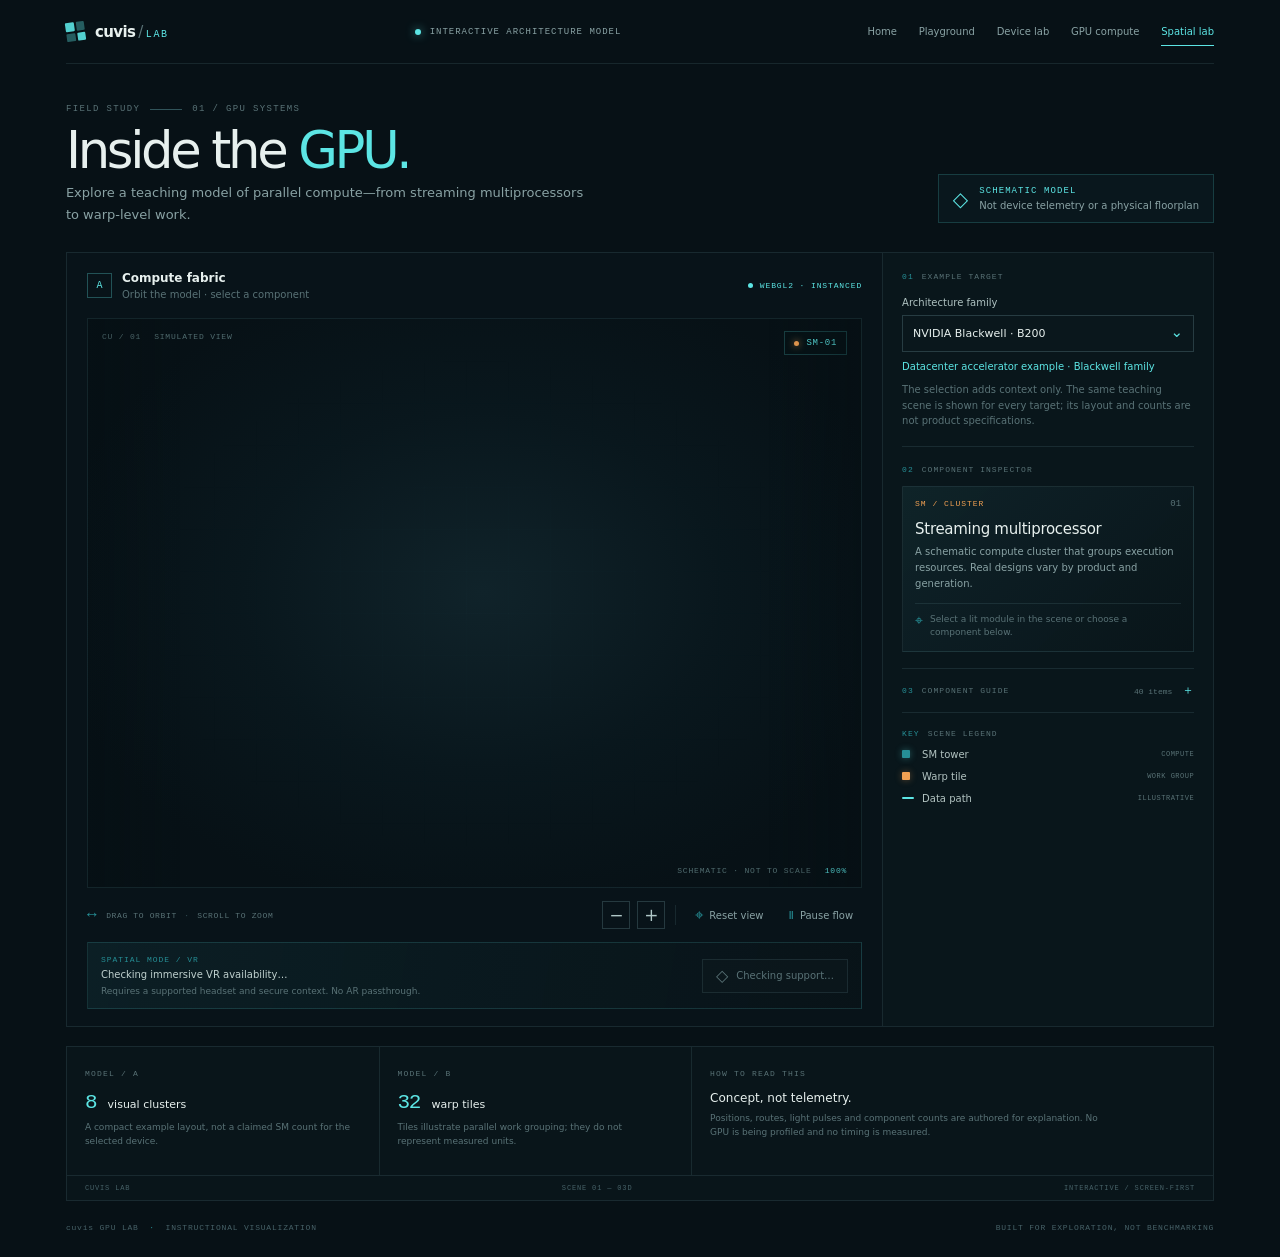
<file: web/lab.html>
<!doctype html>
<html lang="en">
<head>
  <meta charset="utf-8">
  <meta name="viewport" content="width=device-width, initial-scale=1">
  <meta name="theme-color" content="#071116">
  <title>GPU Lab · cuvis</title>
  <link rel="stylesheet" href="lab.css">
</head>
<body>
  <div class="lab-shell">
    <header class="topbar">
      <a class="brand" href="index.html" aria-label="cuvis home">
        <span class="brand-mark" aria-hidden="true"><i></i><i></i><i></i><i></i></span>
        <span class="brand-name">cuvis<span class="brand-slash">/</span><span class="brand-section">LAB</span></span>
      </a>
      <div class="topbar-center"><span class="live-dot" aria-hidden="true"></span> INTERACTIVE ARCHITECTURE MODEL</div>
      <nav class="primary-nav" aria-label="Primary navigation">
        <a class="nav-link" href="index.html">Home</a>
        <a class="nav-link" href="playground.html">Playground</a>
        <a class="nav-link" href="dashboard.html">Device lab</a>
        <a class="nav-link" href="compute.html">GPU compute</a>
        <a class="nav-link" href="lab.html" aria-current="page">Spatial lab</a>
      </nav>
    </header>

    <main>
      <section class="intro" aria-labelledby="page-title">
        <div>
          <div class="eyebrow"><span>FIELD STUDY</span><span class="eyebrow-rule"></span><span>01 / GPU SYSTEMS</span></div>
          <h1 id="page-title">Inside the <span>GPU.</span></h1>
          <p class="intro-copy">Explore a teaching model of parallel compute—from streaming multiprocessors to warp-level work.</p>
        </div>
        <div class="truth-badge"><span class="truth-icon" aria-hidden="true">◇</span><span><strong>SCHEMATIC MODEL</strong><small>Not device telemetry or a physical floorplan</small></span></div>
      </section>

      <section class="lab-layout" aria-label="Interactive GPU architecture lab">
        <div class="visual-column">
          <div class="scene-topline">
            <div class="scene-title"><span class="scene-index">A</span><span><strong>Compute fabric</strong><small>Orbit the model · select a component</small></span></div>
            <div class="renderer-status" id="renderer-status" role="status"><span class="status-spark" aria-hidden="true"></span><span id="renderer-label">INITIALIZING VIEW</span></div>
          </div>
          <div class="scene-frame" id="scene-frame">
            <canvas id="lab-canvas" tabindex="0" aria-describedby="scene-summary renderer-explanation" aria-label="Interactive three-dimensional schematic. Drag to orbit, scroll to zoom, and use arrow keys to look around. Press R to reset and Space to pause flow animation."></canvas>
            <div class="scene-corner corner-tl" aria-hidden="true"><span>CU / 01</span><span>SIMULATED VIEW</span></div>
            <div class="scene-corner corner-br" aria-hidden="true"><span>SCHEMATIC · NOT TO SCALE</span><span id="zoom-readout">100%</span></div>
            <div class="selection-chip" id="selection-chip" aria-hidden="true"><span class="selection-chip-dot"></span><span id="selection-chip-label">SM-01</span></div>
            <div class="no-webgl" id="no-webgl" hidden role="status">
              <span class="no-webgl-icon" aria-hidden="true">◇</span>
              <strong>Interactive rendering is unavailable</strong>
              <span>This browser or device did not provide WebGL or Canvas 2D. The component guide and text explanation are still available below.</span>
            </div>
          </div>
          <div class="scene-toolbar" role="group" aria-label="Scene controls">
            <div class="toolbar-hint"><span class="drag-icon" aria-hidden="true">↔</span><span>DRAG TO ORBIT <b>·</b> SCROLL TO ZOOM</span></div>
            <div class="toolbar-buttons">
              <button class="icon-button" type="button" id="zoom-out" aria-label="Zoom out" title="Zoom out">−</button>
              <button class="icon-button" type="button" id="zoom-in" aria-label="Zoom in" title="Zoom in">+</button>
              <span class="toolbar-divider" aria-hidden="true"></span>
              <button class="text-button" type="button" id="reset-view"><span aria-hidden="true">⌖</span> Reset view</button>
              <button class="text-button pause-button" type="button" id="pause-flow" aria-pressed="false"><span class="pause-glyph" aria-hidden="true">Ⅱ</span><span id="pause-label">Pause flow</span></button>
            </div>
          </div>
          <div class="xr-toolbar" role="group" aria-label="Immersive VR controls">
            <div class="xr-copy">
              <span class="xr-kicker">SPATIAL MODE / VR</span>
              <span class="xr-status" id="xr-status" role="status" aria-live="polite">Checking immersive VR availability…</span>
              <span class="xr-note">Requires a supported headset and secure context. No AR passthrough.</span>
            </div>
            <button class="xr-button" id="enter-vr" type="button" disabled aria-describedby="xr-status">
              <span class="xr-button-icon" aria-hidden="true">◇</span><span id="xr-button-label">Checking support…</span>
            </button>
          </div>
          <div class="scene-sr-summary visually-hidden" id="scene-summary">An illustrative GPU scene with eight streaming-multiprocessor towers, four visual warp tiles on each tower, thread-light cues, a shared platform, and animated data paths. These counts describe this teaching model only.</div>
          <div class="visually-hidden" id="renderer-explanation">When the status says Canvas CPU fallback, the scene uses software-projected Canvas 2D polygons without WebGL shaders or GPU rendering.</div>
          <div class="fallback-summary" id="fallback-summary" hidden>
            <strong>Scene summary</strong>
            <p>Eight schematic SM clusters connect through illustrative data paths. Each cluster contains four visual warp tiles and four thread-light cues. This is not a representation of any selected product's actual layout or counts.</p>
          </div>
        </div>

        <aside class="inspector" aria-label="Model controls and component inspector">
          <section class="inspector-section target-section">
            <div class="section-kicker"><span>01</span> EXAMPLE TARGET</div>
            <label class="select-label" for="architecture">Architecture family</label>
            <div class="select-wrap"><select id="architecture" name="architecture">
              <option value="blackwell-datacenter">NVIDIA Blackwell · B200</option>
              <option value="blackwell-desktop">NVIDIA Blackwell · GeForce RTX 5090</option>
              <option value="hopper">NVIDIA Hopper · H100</option>
              <option value="ada">NVIDIA Ada · GeForce RTX 4090</option>
              <option value="ampere-datacenter">NVIDIA Ampere · A100</option>
              <option value="ampere-edge">NVIDIA Ampere · Jetson AGX Orin</option>
            </select><span aria-hidden="true">⌄</span></div>
            <p class="target-context" id="target-context">Datacenter accelerator example · Blackwell family</p>
            <p class="target-disclaimer">The selection adds context only. The same teaching scene is shown for every target; its layout and counts are not product specifications.</p>
          </section>

          <section class="selected-section" aria-labelledby="selected-heading">
            <div class="section-kicker"><span>02</span> COMPONENT INSPECTOR</div>
            <div class="selected-card" aria-live="polite">
              <div class="selected-card-top"><span class="selected-tag" id="selected-kind">SM / CLUSTER</span><span class="selected-coordinate" id="selected-index">01</span></div>
              <h2 id="selected-heading">Streaming multiprocessor</h2>
              <p id="selected-description">A schematic compute cluster that groups execution resources. Real designs vary by product and generation.</p>
              <div class="selected-divider"></div>
              <div class="selected-hint"><span class="hint-crosshair" aria-hidden="true">⌖</span><span>Select a lit module in the scene or choose a component below.</span></div>
            </div>
          </section>

          <details class="component-list" id="component-list">
            <summary><span><span class="section-kicker"><span>03</span> COMPONENT GUIDE</span></span><span class="summary-count">40 items <span aria-hidden="true">＋</span></span></summary>
            <div class="component-list-body" id="component-buttons" role="group" aria-label="Select a schematic component"></div>
          </details>

          <section class="legend-section" aria-label="Scene legend">
            <div class="section-kicker"><span>KEY</span> SCENE LEGEND</div>
            <div class="legend-row"><span class="legend-swatch swatch-cyan" aria-hidden="true"></span><span>SM tower</span><span class="legend-meta">COMPUTE</span></div>
            <div class="legend-row"><span class="legend-swatch swatch-amber" aria-hidden="true"></span><span>Warp tile</span><span class="legend-meta">WORK GROUP</span></div>
            <div class="legend-row"><span class="legend-swatch swatch-line" aria-hidden="true"></span><span>Data path</span><span class="legend-meta">ILLUSTRATIVE</span></div>
          </section>
        </aside>
      </section>

      <section class="model-notes" aria-label="Model notes">
        <div class="note-cell"><span class="note-index">MODEL / A</span><strong>8 <span>visual clusters</span></strong><p>A compact example layout, not a claimed SM count for the selected device.</p></div>
        <div class="note-cell"><span class="note-index">MODEL / B</span><strong>32 <span>warp tiles</span></strong><p>Tiles illustrate parallel work grouping; they do not represent measured units.</p></div>
        <div class="note-cell note-method"><span class="note-index">HOW TO READ THIS</span><strong>Concept, not telemetry.</strong><p>Positions, routes, light pulses and component counts are authored for explanation. No GPU is being profiled and no timing is measured.</p></div>
        <div class="note-coordinates" aria-hidden="true"><span>CUVIS LAB</span><span>SCENE 01 — 03D</span><span>INTERACTIVE / SCREEN-FIRST</span></div>
      </section>
    </main>

    <footer class="lab-footer"><span>cuvis GPU LAB <span class="footer-dot">·</span> INSTRUCTIONAL VISUALIZATION</span><span>BUILT FOR EXPLORATION, NOT BENCHMARKING</span></footer>
  </div>
  <script src="lab.js" defer></script>
</body>
</html>
</file>
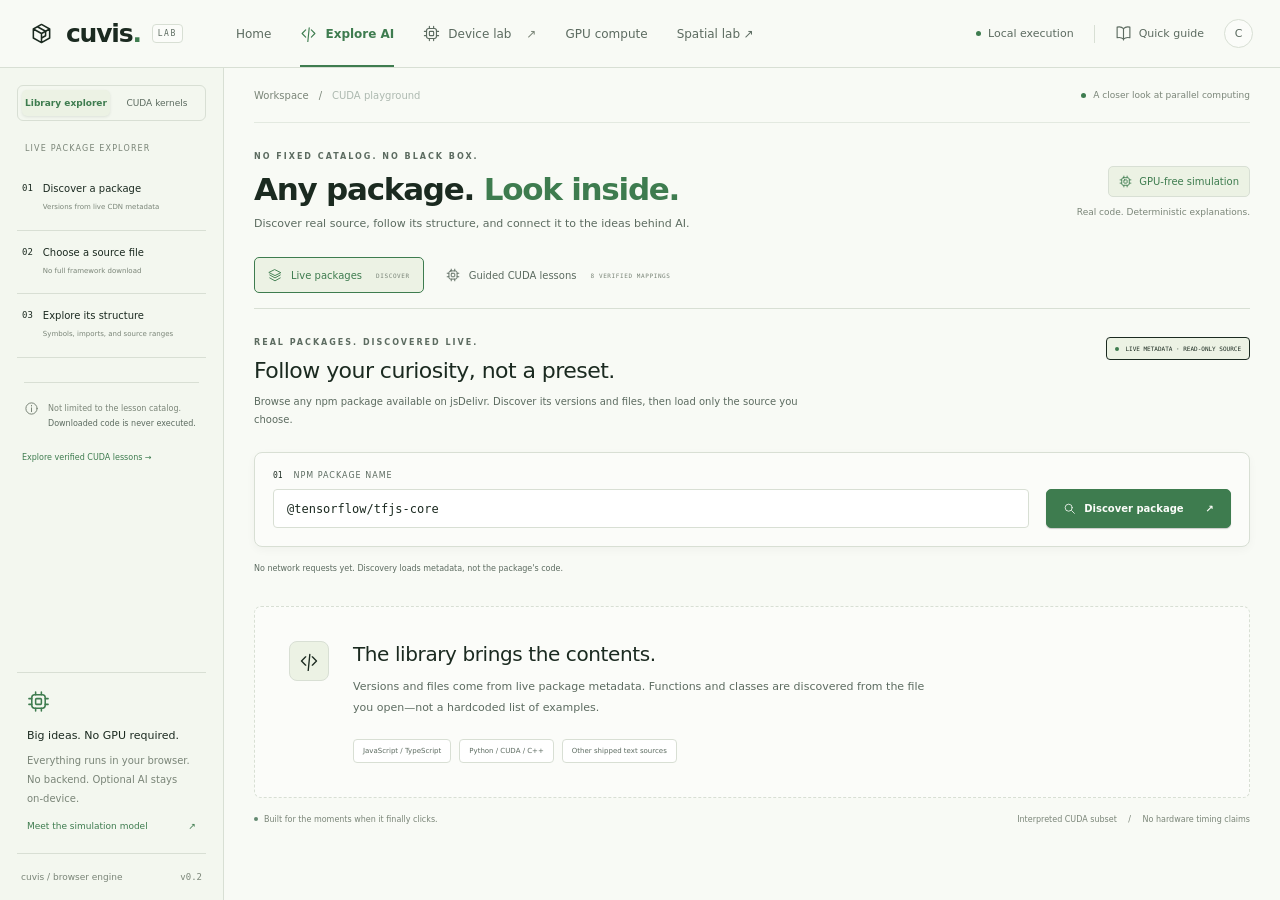
<file: web/playground.html>
<!doctype html>
<html lang="en">
<head>
  <meta charset="utf-8">
  <meta name="viewport" content="width=device-width, initial-scale=1">
  <meta name="theme-color" content="#101412">
  <meta name="description" content="Write CUDA. Follow every thread. A deterministic, GPU-free parallel computing playground.">
  <title>cuvis — Parallel, made visible.</title>
  <link rel="icon" href="mark.svg" type="image/svg+xml">
  <link rel="stylesheet" href="playground.css">
  <link rel="stylesheet" href="library-explorer.css">
  <link rel="stylesheet" href="package-explorer.css">
  <link rel="stylesheet" href="theme-meadow.css">
  <link rel="stylesheet" href="theme-shell.css">
  <link rel="stylesheet" href="theme-workspace.css">
  <link rel="stylesheet" href="theme-explorer.css">
</head>
<body>
<a class="skip-link" href="#workspace">Skip to workspace</a>
<svg class="icon-defs" aria-hidden="true" xmlns="http://www.w3.org/2000/svg"><defs>
  <symbol id="i-grid" viewBox="0 0 24 24"><rect x="3" y="3" width="7" height="7" rx="1.5"/><rect x="14" y="3" width="7" height="7" rx="1.5"/><rect x="3" y="14" width="7" height="7" rx="1.5"/><rect x="14" y="14" width="7" height="7" rx="1.5"/></symbol>
  <symbol id="i-code" viewBox="0 0 24 24"><path d="m8 7-5 5 5 5m8-10 5 5-5 5m-3-13-2 20"/></symbol>
  <symbol id="i-arrow" viewBox="0 0 24 24"><path d="M4 12h16m-6-6 6 6-6 6"/></symbol>
  <symbol id="i-play" viewBox="0 0 24 24"><path d="m8 5 11 7-11 7Z"/></symbol>
  <symbol id="i-reset" viewBox="0 0 24 24"><path d="M3 10a9 9 0 1 1 2 8M3 4v6h6"/></symbol>
  <symbol id="i-chip" viewBox="0 0 24 24"><rect x="5" y="5" width="14" height="14" rx="3"/><rect x="9" y="9" width="6" height="6" rx="1"/><path d="M9 2v3m6-3v3M9 19v3m6-3v3M2 9h3m-3 6h3m14-6h3m-3 6h3"/></symbol>
  <symbol id="i-search" viewBox="0 0 24 24"><circle cx="10.5" cy="10.5" r="6.5"/><path d="m16 16 5 5"/></symbol>
  <symbol id="i-book" viewBox="0 0 24 24"><path d="M12 5v16M3 3c4-1 7 0 9 2 2-2 5-3 9-2v15c-4-1-7 0-9 2-2-2-5-3-9-2Z"/></symbol>
  <symbol id="i-terminal" viewBox="0 0 24 24"><path d="m4 6 6 6-6 6m9 0h7"/></symbol>
  <symbol id="i-layers" viewBox="0 0 24 24"><path d="m12 3 10 5-10 5L2 8Zm-9 9 9 5 9-5M3 17l9 5 9-5"/></symbol>
  <symbol id="i-info" viewBox="0 0 24 24"><circle cx="12" cy="12" r="9"/><path d="M12 11v6m0-10v1"/></symbol>
</defs></svg>
<header class="topbar">
  <a class="brand" href="index.html" aria-label="cuvis home"><img src="mark.svg" width="29" height="29" alt=""><span>cuvis<span class="brand-period">.</span></span><span class="beta">LAB</span></a>
  <nav class="top-nav" aria-label="Main navigation"><a class="nav-link" href="index.html">Home</a><a class="nav-link active" href="playground.html" aria-current="page"><svg class="icon"><use href="#i-code"/></svg>Explore AI</a><a class="nav-link" href="dashboard.html"><svg class="icon"><use href="#i-chip"/></svg>Device lab<span class="external-arrow">↗</span></a><a class="nav-link" href="compute.html">GPU compute</a><a class="nav-link" href="lab.html">Spatial lab ↗</a></nav>
  <div class="top-actions"><span class="engine-status"><i class="status-dot"></i>Local execution</span><span class="top-divider"></span><button class="guide-button" id="guide-open"><svg class="icon"><use href="#i-book"/></svg>Quick guide</button><span class="avatar" title="Your local workspace">C</span></div>
</header>
<div class="app-shell">
  <aside class="sidebar" aria-label="Kernel library">
    <div class="sidebar-mode-switch"><button id="mode-libraries" class="selected" aria-pressed="true">Library explorer</button><button id="mode-kernels" aria-pressed="false">CUDA kernels</button></div>
    <div id="library-navigation" class="library-navigation"></div>
    <div id="package-navigation" hidden><div class="library-nav-label">LIVE PACKAGE EXPLORER</div><div class="package-nav-step"><span>01</span><div>Discover a package<small>Versions from live CDN metadata</small></div></div><div class="package-nav-step"><span>02</span><div>Choose a source file<small>No full framework download</small></div></div><div class="package-nav-step"><span>03</span><div>Explore its structure<small>Symbols, imports, and source ranges</small></div></div><div class="sidebar-source-note"><svg class="icon"><use href="#i-info"/></svg><span>Not limited to the lesson catalog.<br><b>Downloaded code is never executed.</b></span></div><button id="package-guided-nav" class="package-guided-nav">Explore verified CUDA lessons →</button></div>
    <div class="sidebar-title"><span>KERNEL EXPLORER</span><span class="muted mono">01</span></div>
    <div class="workspace-name"><span class="workspace-icon"><svg class="icon"><use href="#i-layers"/></svg></span><div>CUDA essentials<small>A little code. A lot of insight.</small></div></div>
    <label class="search-box"><svg class="icon"><use href="#i-search"/></svg><input id="kernel-search" type="search" placeholder="Find a kernel…" aria-label="Find a kernel"><kbd>/</kbd></label>
    <div id="kernel-list" class="kernel-list"></div>
    <p id="search-empty" class="search-empty" hidden>No matching kernels.</p>
    <div class="sidebar-bottom"><div class="local-card"><span class="tiny-chip"><svg class="icon"><use href="#i-chip"/></svg></span><strong>Big ideas. No GPU required.</strong><p>Everything runs in your browser.<br>No backend. Optional AI stays on-device.</p><button id="model-open">Meet the simulation model <span>↗</span></button></div><div class="sidebar-version"><span>cuvis / browser engine</span><span class="mono">v0.2</span></div></div>
  </aside>
  <main id="workspace" class="workspace" tabindex="-1">
    <div class="breadcrumb"><span>Workspace</span><span>/</span><span>CUDA playground</span><span class="breadcrumb-end"><i class="status-dot"></i> A closer look at parallel computing</span></div>
    <section class="workspace-heading"><div><div class="eyebrow" id="workspace-eyebrow">OPEN SOURCE. OPENED UP.</div><h1 id="workspace-title">One library call. <span>The whole picture.</span></h1><p id="workspace-subtitle">From familiar APIs to the math, tensors, and threads that make AI work.</p></div><div class="heading-note"><span class="outline-badge"><svg class="icon"><use href="#i-chip"/></svg>GPU-free simulation</span><span>Real code. Deterministic explanations.</span></div></section>
    <section id="library-explorer" aria-label="Open-source library explorer">
      <div class="explorer-paths" role="group" aria-label="Explorer path"><button id="explore-live" class="active" aria-pressed="true"><svg class="icon"><use href="#i-layers"/></svg>Live packages<span>DISCOVER</span></button><button id="explore-guided" aria-pressed="false"><svg class="icon"><use href="#i-chip"/></svg>Guided CUDA lessons<span>8 VERIFIED MAPPINGS</span></button></div>
      <section id="package-explorer" aria-label="Dynamic package source explorer">
        <div class="package-intro"><div><span class="eyebrow">REAL PACKAGES. DISCOVERED LIVE.</span><h2>Follow your curiosity, not a preset.</h2><p>Browse any npm package available on jsDelivr. Discover its versions and files, then load only the source you choose.</p></div><span class="package-live-badge"><i class="status-dot"></i>LIVE METADATA · READ-ONLY SOURCE</span></div>
        <form id="package-discovery-form" class="package-search panel"><label for="package-name"><span>01 <b>NPM PACKAGE NAME</b></span><input id="package-name" type="text" value="@tensorflow/tfjs-core" placeholder="@tensorflow/tfjs-core or any npm package" spellcheck="false" autocomplete="off" maxlength="214" required></label><button id="package-discover" class="run-button" type="submit"><svg class="icon"><use href="#i-search"/></svg>Discover package <span>↗</span></button></form>
        <div class="package-status-row"><p id="package-status" role="status" aria-live="polite">No network requests yet. Discovery loads metadata, not the package's code.</p><button id="package-cancel" class="subtle-button" hidden>Cancel request</button></div>
        <div id="package-error" class="error-panel" role="alert" hidden></div>
        <div id="package-browser" class="panel" hidden>
          <div class="package-browser-header"><div><span class="eyebrow">DISCOVERED PACKAGE</span><h3 id="package-discovered-name"></h3></div><a id="package-registry-link" target="_blank" rel="noopener noreferrer">View on npm ↗</a></div>
          <div class="package-file-controls"><label><span>02 EXACT VERSION</span><select id="package-version" aria-label="Discovered package version"></select></label><label class="package-filter-label"><span>FILTER THE FILE INDEX</span><input id="package-file-filter" type="search" placeholder="e.g. attention, matrix, .py, LICENSE" aria-label="Filter discovered files"></label><button id="package-list-files" class="subtle-button">Load file index ↻</button></div>
          <div class="package-file-selection"><label for="package-file"><span>03 SELECT ONE FILE</span><select id="package-file" aria-label="Discovered source file"></select></label><button id="package-open-file" class="run-button">Open selected file <span>→</span></button></div><p id="package-file-count" class="package-file-count"></p>
        </div>
        <div id="package-empty" class="package-empty"><svg class="icon"><use href="#i-code"/></svg><div><h3>The library brings the contents.</h3><p>Versions and files come from live package metadata. Functions and classes are discovered from the file you open—not a hardcoded list of examples.</p><div class="package-boundary-tags"><span>JavaScript / TypeScript</span><span>Python / CUDA / C++</span><span>Other shipped text sources</span></div></div></div>
        <div id="package-inspection" hidden>
          <div class="package-inspection-heading"><div><span id="package-file-origin" class="eyebrow"></span><h3 id="package-file-title"></h3></div><span id="package-file-language" class="outline-badge"></span></div>
          <div class="package-inspection-grid">
            <section class="panel package-source-panel" aria-labelledby="package-source-heading"><div class="panel-header"><div class="panel-title"><svg class="icon"><use href="#i-code"/></svg><h3 id="package-source-heading">Actual package source</h3></div><a id="package-source-link" target="_blank" rel="noopener noreferrer">Open CDN file ↗</a></div><div class="package-symbol-picker"><label for="package-symbol">Explore a symbol or the whole file</label><select id="package-symbol"></select></div><pre id="package-source-code" tabindex="0" aria-label="Read-only package source"></pre><div class="package-source-pagination"><button id="package-lines-prev" aria-label="Previous source lines">← Previous</button><span id="package-lines-range"></span><button id="package-lines-next" aria-label="Next source lines">Next →</button></div><div id="package-source-provenance" class="source-provenance"></div></section>
            <section class="panel package-analysis" aria-labelledby="package-analysis-title"><div class="summary-topline"><span class="eyebrow">FROM THE SELECTED SOURCE</span><span class="rule-badge">STATIC STRUCTURE · NOT EXECUTION</span></div><h3 id="package-analysis-title"></h3><p id="package-analysis-summary"></p><div id="package-file-facts" class="package-file-facts"></div><h4>What the file contains</h4><ul id="package-file-observations"></ul><div id="package-symbol-detail" class="package-symbol-detail" hidden><span class="eyebrow">SELECTED CODE COLLECTION</span><h4 id="package-selection-title"></h4><p id="package-selection-summary"></p><ul id="package-selection-observations"></ul></div><details class="package-imports"><summary>Imports and dependencies visible in this file</summary><ul id="package-file-imports"></ul></details></section>
          </div>
          <section class="panel package-mappings"><div><span class="eyebrow">SOURCE ≠ EXECUTABLE CUDA</span><h3>Connect the code to a teaching model.</h3><p id="package-mapping-message"></p></div><div id="package-related-lessons"></div><button id="package-all-lessons" class="subtle-button">Browse all verified CUDA lessons →</button></section>
          <details class="mapping-boundary"><summary><svg class="icon"><use href="#i-info"/></svg>Source, licensing, and analysis limits<span>READ BEFORE REUSING CODE</span></summary><div id="package-analysis-limits"></div></details>
        </div>
      </section>
      <div id="guided-library-panel" hidden>
      <div class="library-picker panel">
        <label class="library-select-label"><span>01 <b>CHOOSE A LIBRARY</b></span><select id="library-select" aria-label="Choose an open-source library"></select></label>
        <span class="picker-arrow" aria-hidden="true">→</span>
        <label class="operation-select-label"><span>02 <b>PICK AN OPERATION</b></span><select id="operation-select" aria-label="Choose a library operation"></select></label>
        <button id="load-operation" class="run-button"><svg class="icon"><use href="#i-layers"/></svg><span>Explore operation</span><span aria-hidden="true">↗</span></button>
      </div>
      <div class="pack-status-row"><span id="pack-status" role="status" aria-live="polite">Pick an operation. Only the selected lesson pack is loaded.</span><button id="snippet-open" class="snippet-open"><svg class="icon"><use href="#i-code"/></svg>Find an API in your code</button></div>
      <div id="pack-error" class="error-panel" role="alert" hidden></div>
      <div id="library-welcome" class="library-welcome"><div class="welcome-heading"><div><span class="eyebrow">SMALL OPERATIONS. BIG IDEAS.</span><h2>Start with a question.</h2></div><span>Choose a pathway to see it run.</span></div><div id="operation-cards" class="operation-cards"></div><div class="welcome-principles"><span><i class="status-dot"></i>No GPU. No install. No LLM.</span><span>On-demand source, not an entire framework.</span><span>Tested teaching mappings. Honest boundaries.</span></div></div>
      <div id="lesson" hidden>
        <div class="lesson-heading"><div><span id="lesson-library" class="lesson-library"></span><h2 id="lesson-title"></h2><code id="lesson-api"></code></div><div class="lesson-actions"><span id="lesson-version" class="outline-badge"></span><button id="trace-operation" class="subtle-button"><svg class="icon"><use href="#i-chip"/></svg>Open CUDA trace <span>↘</span></button></div></div>
        <div class="lesson-grid">
          <section class="panel library-source-panel" aria-labelledby="source-panel-title"><div class="panel-header"><div class="panel-title"><svg class="icon"><use href="#i-code"/></svg><h3 id="source-panel-title">The library call</h3></div><span id="source-language" class="panel-meta"></span></div><div class="source-tabs" role="tablist" aria-label="Library source"><button class="source-tab active" id="source-example-tab" role="tab" aria-selected="true" aria-controls="library-source-content" data-source-view="example">Readable example</button><button class="source-tab" id="source-upstream-tab" role="tab" tabindex="-1" aria-selected="false" aria-controls="library-source-content" data-source-view="upstream">Original source <span>↗</span></button><button class="source-tab" id="source-kernel-tab" role="tab" tabindex="-1" aria-selected="false" aria-controls="library-source-content" data-source-view="kernel">CUDA mapping</button></div><div id="library-source-content" role="tabpanel" aria-labelledby="source-example-tab"><div id="source-network-state" class="source-network-state" hidden></div><pre id="library-source-code" tabindex="0" aria-label="Selected source code"></pre></div><div class="source-provenance"><span id="source-provenance-label">Authored teaching example</span><a id="source-external-link" target="_blank" rel="noopener noreferrer">Documentation ↗</a></div></section>
          <section class="panel operation-summary" aria-labelledby="summary-heading"><div class="summary-topline"><span class="eyebrow">THE WHOLE OPERATION</span><span class="rule-badge">RULE-BASED EXPLANATION</span></div><h3 id="summary-heading"></h3><p id="summary-overview"></p><div id="operation-formula" class="operation-formula"></div><div class="tensor-signature" id="tensor-signature"></div><div class="summary-bottom"><svg class="icon"><use href="#i-info"/></svg><span>A verified teaching mapping—not downloaded framework code running in your browser.</span></div></section>
        </div>
        <section class="computation-story" aria-labelledby="story-heading"><div class="story-header"><div><span class="eyebrow">FOLLOW THE TRANSFORMATION</span><h3 id="story-heading">How the pieces work together</h3></div><span>Choose a stage to connect the code and the idea.</span></div><div id="stage-cards" class="stage-cards"></div><div class="stage-detail panel"><div class="stage-detail-main"><span id="stage-number" class="stage-number"></span><div><h4 id="stage-title"></h4><p id="stage-explanation"></p></div></div><div class="stage-detail-insight"><span class="eyebrow">WHY IT MATTERS</span><p id="stage-insight"></p><button id="stage-trace-link">Find this in the trace <span>→</span></button></div></div></section>
        <section class="panel tensor-lab" aria-labelledby="tensor-lab-heading"><div class="panel-header"><div class="panel-title"><svg class="icon"><use href="#i-grid"/></svg><h3 id="tensor-lab-heading">The numbers behind the idea</h3></div><span id="lesson-result-status" class="live-badge">READY</span></div><div class="tensor-lab-body"><div class="tensor-switcher"><label for="tensor-select">Inspect a tensor</label><select id="tensor-select"></select><p id="tensor-description"></p><div id="tensor-statistics" class="tensor-statistics"></div></div><div class="tensor-canvas"><div class="tensor-canvas-header"><span id="tensor-shape" class="mono"></span><span id="tensor-provenance"></span></div><div id="tensor-cells" class="tensor-cells"></div><div class="tensor-legend"><span>negative</span><span class="tensor-scale"></span><span>positive</span><span id="tensor-count"></span></div></div></div><div id="operation-observations" class="operation-observations" role="status"></div></section>
        <details class="mapping-boundary"><summary><svg class="icon"><use href="#i-info"/></svg>What this mapping does—and what it doesn’t<span>MODEL & SOURCE NOTES</span></summary><div id="mapping-limitations"></div></details>
      </div>
      </div>
    </section>
    <section id="kernel-workspace" hidden aria-label="CUDA execution workbench">
    <div class="kernel-section-heading"><span class="eyebrow">THE EXECUTABLE TEACHING MODEL</span><button id="back-to-overview" class="subtle-button">↑ Back to the big picture</button></div>
    <div class="experiment-bar"><div class="experiment-name"><svg class="icon"><use href="#i-grid"/></svg><h2 id="kernel-title">Vector addition</h2><span id="kernel-category" class="category-badge">Fundamentals</span></div><div class="experiment-actions"><button class="subtle-button" id="reset-code" title="Restore the selected example"><svg class="icon"><use href="#i-reset"/></svg>Reset</button><button class="run-button" id="run-button"><svg class="icon"><use href="#i-play"/></svg><span id="run-label">Run kernel</span><kbd>⌘ ↵</kbd></button></div></div>
    <p id="run-status" class="run-status" role="status" aria-live="polite">Loading the kernel library…</p>
    <div id="error-panel" class="error-panel" role="alert" hidden></div>
    <div class="workbench">
      <section class="panel editor-panel" aria-labelledby="editor-heading">
        <div class="panel-header"><div class="file-tab"><svg class="icon"><use href="#i-code"/></svg><h3 id="editor-heading">vector_add.cu</h3><span id="dirty-dot" class="dirty-dot" hidden title="Modified source"></span></div><span class="panel-meta">CUDA C <span class="mini-dot">●</span></span></div>
        <div class="editor-container"><div id="line-numbers" class="line-numbers" aria-hidden="true"></div><div class="code-area"><pre id="code-highlight" aria-hidden="true"></pre><textarea id="code-editor" aria-label="CUDA kernel source code" title="Tab indents. Press Escape, then Tab to leave the editor." spellcheck="false" autocapitalize="off" autocomplete="off" autocorrect="off" wrap="off"></textarea></div></div>
        <div class="editor-caption"><span><span class="language-dot"></span> CUDA subset</span><span id="source-location" class="mono">Ln 1, Col 1</span></div>
        <div class="launch-config"><div class="section-label">LAUNCH CONFIGURATION<svg class="icon" aria-label="One-dimensional launch"><use href="#i-info"/></svg></div><div class="config-fields"><label>Grid <span>blocks</span><input id="grid-input" type="number" min="1" max="64" value="4"></label><span class="config-times">×</span><label>Block <span>threads</span><input id="block-input" type="number" min="1" max="256" value="64"></label><label><span id="n-label">N</span> <span>elements</span><input id="n-input" type="number" min="1" max="4096" value="256"></label></div><div class="launch-summary"><code id="launch-code">vector_add&lt;&lt;&lt;4, 64&gt;&gt;&gt;</code><span id="launch-thread-count">256 threads</span></div></div>
      </section>
      <section class="panel execution-panel" aria-labelledby="execution-heading">
        <div class="panel-header"><div class="panel-title"><svg class="icon"><use href="#i-chip"/></svg><h3 id="execution-heading">Execution map</h3></div><span id="map-status" class="live-badge">READY TO EXPLORE</span></div>
        <div class="map-tabs" role="tablist" aria-label="Visualization"><button class="map-tab active" role="tab" aria-selected="true" aria-controls="map-content" id="tab-threads" data-view="threads">Thread blocks</button><button class="map-tab" role="tab" aria-selected="false" tabindex="-1" aria-controls="map-content" id="tab-memory" data-view="memory">Memory access</button><button class="map-tab" role="tab" aria-selected="false" tabindex="-1" aria-controls="map-content" id="tab-flow" data-view="flow">Data flow</button><span class="map-tab-end">SIMULATED VIEW</span></div>
        <div id="map-content" class="map-content" role="tabpanel" aria-labelledby="tab-threads"></div>
        <div class="map-footer"><div class="legend"><span><i class="legend-dot green"></i>Selected warp</span><span><i class="legend-dot dim"></i>Other threads</span><span><i class="legend-dot hollow"></i>Inactive lane</span></div><span class="mono">32 lanes / warp</span></div>
      </section>
    </div>
    <section class="metrics" aria-label="Simulation metrics"><div class="metric"><span class="metric-icon"><svg class="icon"><use href="#i-grid"/></svg></span><div><span class="metric-label">LAUNCHED THREADS</span><div class="metric-value" id="metric-threads">—</div></div><span class="metric-detail" id="metric-blocks">ready</span></div><div class="metric"><span class="metric-icon"><svg class="icon"><use href="#i-layers"/></svg></span><div><span class="metric-label">GLOBAL ACCESSES</span><div class="metric-value" id="metric-accesses">—</div></div><span class="metric-detail">recorded</span></div><div class="metric"><span class="metric-icon"><svg class="icon"><use href="#i-arrow"/></svg></span><div><span class="metric-label">COALESCING</span><div class="metric-value" id="metric-coalescing">—</div></div><span class="metric-detail">modeled</span></div><div class="metric"><span class="metric-icon"><svg class="icon"><use href="#i-code"/></svg></span><div><span class="metric-label">SOURCE EVENTS</span><div class="metric-value" id="metric-events">—</div></div><span class="metric-detail" id="metric-trace-note">captured</span></div></section>
    <section class="panel inspector-panel" aria-labelledby="inspector-heading"><div class="panel-header"><div class="inspector-tabs" role="tablist" aria-label="Inspection"><button class="inspector-tab active" role="tab" aria-selected="true" aria-controls="trace-pane" id="inspector-heading" data-inspector="trace"><svg class="icon"><use href="#i-terminal"/></svg>Execution trace<span id="trace-count" class="count-badge">0</span></button><button class="inspector-tab" role="tab" aria-selected="false" tabindex="-1" aria-controls="output-pane" id="output-tab" data-inspector="output">Output buffers</button><button class="inspector-tab" role="tab" aria-selected="false" tabindex="-1" aria-controls="console-pane" id="console-tab" data-inspector="console">Console<span id="console-count" class="count-badge">0</span></button></div><span class="deterministic-label"><i class="status-dot"></i>Deterministic, not AI-generated</span></div>
      <div id="trace-pane" role="tabpanel" aria-labelledby="inspector-heading"><div class="playback-bar"><div class="playback-controls"><button class="icon-button" id="trace-start" aria-label="Rewind trace" title="Rewind">↤</button><button class="icon-button" id="trace-prev" aria-label="Previous step" title="Previous step">‹</button><button class="playback-play" id="trace-play" aria-label="Play trace"><svg class="icon"><use href="#i-play"/></svg></button><button class="icon-button" id="trace-next" aria-label="Next step" title="Next step">›</button></div><label class="sr-only" for="trace-scrubber">Execution step</label><input id="trace-scrubber" type="range" min="0" max="0" value="0"><span id="step-label" class="step-label mono">0 / 0</span><label class="speed-select"><span class="sr-only">Playback speed</span><select id="trace-speed"><option value="800">0.5×</option><option value="400" selected>1×</option><option value="150">2×</option><option value="50">4×</option></select></label></div><div class="explanation-grid"><div class="explanation-main"><div class="explanation-label"><span id="event-kind" class="event-kind">READY</span><span id="event-location" class="mono">Explore the execution</span></div><h4 id="explanation-title">A thousand threads. One clear picture.</h4><p id="explanation-text">Run a kernel to record its execution, then step through the source to see exactly what each thread does.</p><section class="assistant-card" aria-labelledby="assistant-title"><h4 id="assistant-title">Optional on-device assistant</h4><p id="assistant-status" class="assistant-status" role="status" aria-live="polite">Off. The recorded trace explanation remains available.</p><p class="assistant-privacy">Only when you choose, this step’s bounded trace context is passed to Chrome’s built-in on-device model—not a cuvis server. Chrome may download its model on first use. AI answers can be wrong; the recorded explanation above remains authoritative.</p><div class="assistant-actions"><button id="assistant-button" type="button" disabled>Enable on-device AI &amp; explain this step</button><button id="assistant-disable" type="button" hidden>Turn AI off</button></div><p id="assistant-answer" class="assistant-answer" hidden></p></section></div><div class="state-inspector"><div class="section-label">THREAD STATE<span id="state-thread" class="mono">—</span></div><div id="state-values" class="state-values"><span class="muted">Values will appear as you step.</span></div></div></div><div class="trace-footnote"><svg class="icon"><use href="#i-info"/></svg><span id="trace-footnote">Source-level execution order, not a cycle-accurate GPU schedule.</span><span class="keyboard-hint"><kbd>←</kbd><kbd>→</kbd> to step</span></div></div>
      <div id="output-pane" class="output-pane" role="tabpanel" aria-labelledby="output-tab" hidden></div><div id="console-pane" class="console-pane" role="tabpanel" aria-labelledby="console-tab" hidden><p>No device output yet.</p></div>
    </section>
    </section>
    <footer class="workspace-footer"><span><i class="status-dot"></i>Built for the moments when it finally clicks.</span><span>Interpreted CUDA subset <span class="footer-separator">/</span> No hardware timing claims</span></footer>
  </main>
</div>
<dialog id="guide-dialog" aria-labelledby="guide-title"><div class="dialog-top"><span class="eyebrow">YOUR FIRST PARALLEL ADVENTURE</span><button class="icon-button" id="guide-close" aria-label="Close guide">×</button></div><h2 id="guide-title">See what your code is doing.</h2><p class="dialog-intro">A small, inspectable CUDA world. No GPU or language model needed.</p><ol class="guide-steps"><li><strong>Pick a kernel. Make it yours.</strong><p>Explore fundamentals or a neural-network building block. Edit the source and set the grid and block sizes. The matrix example keeps its block y dimension at eight.</p></li><li><strong>Run it, then slow it down.</strong><p>The browser worker executes your kernel and captures a bounded trace. Play, scrub, or step with the arrow keys to follow actual source events.</p></li><li><strong>Connect code to the machine.</strong><p>Inspect threads, memory transactions, intermediate values, and output buffers. Explanations are rules applied to recorded state—not LLM predictions.</p></li></ol><div class="model-disclosure"><h3>An honest model, not a hardware emulator.</h3><p>This is a supported CUDA C subset, not nvcc. It models one- and two-dimensional launches, memory accesses, scalar math, branches, loops, atomics, and block barriers. Unsupported constructs produce errors. The map is a logical teaching view, not physical SM placement or cycle-accurate execution.</p><p>Neural-network examples are individual, small kernels—not full model inference. Coalescing is an access-based estimate. Shared-memory and scheduling behavior simplify real GPUs. Trace limits are displayed; long runs can be canceled. Built-in buffers use deterministic fixtures. New const pointer parameters receive a numeric ramp; new writable pointers receive zeros. Only n / N scalar parameters are configured by the launch inputs.</p></div><div class="dialog-footer"><span><kbd>Ctrl / ⌘</kbd> + <kbd>Enter</kbd> to run</span><button id="guide-done" class="run-button">Let’s explore <svg class="icon"><use href="#i-arrow"/></svg></button></div></dialog>
<dialog id="snippet-dialog" aria-labelledby="snippet-title"><div class="dialog-top"><span class="eyebrow">FIND A FAMILIAR OPERATION</span><button id="snippet-close" class="icon-button" aria-label="Close snippet matcher">×</button></div><h2 id="snippet-title">Start with the code you know.</h2><p class="dialog-intro">Paste a short Python or JavaScript snippet to find related lessons. This looks for known API names—it does not translate, validate, or execute your code.</p><label class="sr-only" for="snippet-input">Code to find a related lesson</label><textarea id="snippet-input" spellcheck="false" maxlength="12000" placeholder="output = torch.nn.functional.scaled_dot_product_attention(q, k, v)"></textarea><button id="snippet-match" class="run-button">Find related operations <span>→</span></button><div id="snippet-results" aria-live="polite"></div><p class="snippet-privacy">Your snippet stays in this browser. It is never sent to the CDN or an AI service.</p></dialog>
<script src="cuda-sim.js"></script><script src="kernel-library.js"></script><script src="on-device-assistant.js"></script><script src="library-catalog.js"></script><script src="library-loader.js"></script><script src="library-explainer.js"></script><script src="playground.js"></script><script src="library-explorer.js"></script><script src="package-loader.js"></script><script src="source-analyzer.js"></script><script src="package-explorer.js"></script>
</body>
</html>
</file>
<file: web/landing.css>
/* cuvis — Landing Page Stylesheet
   Design system: IBM Plex Serif for display voice, Plex Sans for prose and controls,
   Plex Mono for technical telemetry. Meadow palette with crisp architectural accents. */

:root {
  --sky: #d7e4f0;
  --meadow: #ecf2e4;
  --paper: #f8faf5;
  --panel: #ffffff;
  --panel-tint: #f3f6ee;
  --ink: #1b2a20;
  --slate: #5c6b60;
  --steel: #7a8578;
  --line: #d8dfd4;
  --line-strong: #c2ccc0;
  --fern: #2f6b40;
  --fern-hover: #265733;
  --fern-light: #eef5eb;
  --cornflower: #4f72c4;
  --butter: #d8961d;
  --butter-light: #fef7e6;
  --dark-chip: #0f1813;
  --neon-accent: #00e575;

  --font-sans: 'IBM Plex Sans', system-ui, -apple-system, "Segoe UI", sans-serif;
  --font-serif: 'IBM Plex Serif', Georgia, serif;
  --font-mono: 'IBM Plex Mono', ui-monospace, "SF Mono", monospace;

  --radius-sm: 4px;
  --radius-md: 8px;
  --radius-lg: 12px;
  --radius-full: 9999px;
  --max-w: 1140px;
}

* { margin: 0; padding: 0; box-sizing: border-box; }
html { scroll-behavior: smooth; }
body {
  font-family: var(--font-sans);
  font-size: 15px;
  line-height: 1.6;
  color: var(--ink);
  background: var(--paper);
  -webkit-font-smoothing: antialiased;
}

/* Accessible focus */
*:focus-visible {
  outline: 2px solid var(--fern);
  outline-offset: 2px;
}

/* Nav */
.landing-nav {
  position: sticky;
  top: 0;
  z-index: 100;
  background: rgba(248, 250, 245, 0.94);
  backdrop-filter: blur(10px);
  border-bottom: 1px solid var(--line);
  padding: 0 24px;
}
.nav-inner {
  max-width: var(--max-w);
  margin: 0 auto;
  height: 64px;
  display: flex;
  align-items: center;
  justify-content: space-between;
  gap: 16px;
}
.brand-group {
  display: flex;
  align-items: center;
  gap: 10px;
  text-decoration: none;
  color: var(--ink);
}
.brand-mark {
  width: 24px;
  height: 24px;
}
.brand-title {
  font-family: var(--font-serif);
  font-size: 1.4rem;
  font-style: italic;
  font-weight: 600;
  letter-spacing: -0.02em;
}
.nav-links {
  display: flex;
  align-items: center;
  gap: 24px;
}
.nav-links a {
  text-decoration: none;
  color: var(--slate);
  font-weight: 500;
  font-size: 14px;
  transition: color 0.15s ease;
}
.nav-links a:hover {
  color: var(--fern);
}
.nav-cta {
  background: var(--fern);
  color: #fff !important;
  padding: 8px 16px;
  border-radius: var(--radius-sm);
  font-size: 13px !important;
  font-weight: 600 !important;
  display: inline-flex;
  align-items: center;
  gap: 6px;
  transition: background 0.15s ease, transform 0.1s ease;
}
.nav-cta:hover {
  background: var(--fern-hover);
  transform: translateY(-1px);
}

/* Hero */
.hero {
  padding: 64px 24px 48px;
  max-width: var(--max-w);
  margin: 0 auto;
}
.hero-grid {
  display: grid;
  grid-template-columns: 1.15fr 0.85fr;
  gap: 48px;
  align-items: center;
}
.hero-eyebrow {
  display: inline-flex;
  align-items: center;
  gap: 8px;
  font-family: var(--font-mono);
  font-size: 12px;
  letter-spacing: 0.08em;
  text-transform: uppercase;
  color: var(--fern);
  background: var(--fern-light);
  padding: 4px 12px;
  border-radius: var(--radius-full);
  margin-bottom: 20px;
  font-weight: 500;
}
.hero-eyebrow .pulse-dot {
  width: 6px;
  height: 6px;
  border-radius: 50%;
  background: var(--fern);
  box-shadow: 0 0 0 3px rgba(47, 107, 64, 0.2);
}
.hero-title {
  font-family: var(--font-serif);
  font-size: clamp(2.4rem, 4vw, 3.5rem);
  font-weight: 400;
  line-height: 1.15;
  letter-spacing: -0.02em;
  margin-bottom: 20px;
  color: var(--ink);
}
.hero-title em {
  font-style: italic;
  color: var(--fern);
}
.hero-lead {
  font-size: 17px;
  line-height: 1.65;
  color: var(--slate);
  margin-bottom: 32px;
}
.hero-actions {
  display: flex;
  flex-wrap: wrap;
  gap: 12px;
  margin-bottom: 32px;
}
.btn {
  display: inline-flex;
  align-items: center;
  justify-content: center;
  gap: 8px;
  padding: 12px 22px;
  font-size: 14px;
  font-weight: 600;
  text-decoration: none;
  border-radius: var(--radius-sm);
  cursor: pointer;
  transition: all 0.15s ease;
  border: 1px solid transparent;
}
.btn-primary {
  background: var(--fern);
  color: #fff;
  box-shadow: 0 2px 4px rgba(47, 107, 64, 0.15);
}
.btn-primary:hover {
  background: var(--fern-hover);
  transform: translateY(-1px);
}
.btn-secondary {
  background: #fff;
  color: var(--ink);
  border-color: var(--line-strong);
}
.btn-secondary:hover {
  border-color: var(--slate);
  background: var(--panel-tint);
  transform: translateY(-1px);
}
.btn-outline {
  background: transparent;
  color: var(--slate);
  border-color: var(--line);
}
.btn-outline:hover {
  color: var(--ink);
  border-color: var(--steel);
}

.hero-stats-row {
  display: flex;
  gap: 28px;
  padding-top: 24px;
  border-top: 1px solid var(--line);
}
.hero-stat-item strong {
  display: block;
  font-family: var(--font-serif);
  font-size: 1.8rem;
  font-weight: 600;
  line-height: 1;
  color: var(--ink);
}
.hero-stat-item span {
  font-size: 12px;
  color: var(--steel);
  font-family: var(--font-mono);
  text-transform: uppercase;
  letter-spacing: 0.04em;
}

/* Interactive Hero Warp Visualizer */
.hero-card {
  background: #fff;
  border: 1px solid var(--line);
  border-radius: var(--radius-md);
  box-shadow: 0 10px 30px rgba(27, 42, 32, 0.06);
  overflow: hidden;
  display: flex;
  flex-direction: column;
}
.hero-card-header {
  background: var(--dark-chip);
  color: #e5ede7;
  padding: 14px 18px;
  display: flex;
  align-items: center;
  justify-content: space-between;
  border-bottom: 1px solid rgba(255, 255, 255, 0.1);
}
.chip-meta {
  display: flex;
  align-items: center;
  gap: 8px;
  font-family: var(--font-mono);
  font-size: 12px;
}
.chip-dot {
  width: 8px;
  height: 8px;
  border-radius: 50%;
  background: var(--neon-accent);
  box-shadow: 0 0 8px var(--neon-accent);
}
.chip-tag {
  color: #8da194;
  font-size: 11px;
}
.hero-card-body {
  padding: 20px;
  background: #fbfcf9;
}
.warp-sim-toolbar {
  display: flex;
  align-items: center;
  justify-content: space-between;
  gap: 12px;
  margin-bottom: 14px;
}
.warp-kernel-select {
  font-family: var(--font-mono);
  font-size: 12px;
  padding: 6px 10px;
  border: 1px solid var(--line);
  border-radius: var(--radius-sm);
  background: #fff;
  color: var(--ink);
}
.warp-sim-btns {
  display: flex;
  gap: 6px;
}
.btn-mini {
  padding: 5px 10px;
  font-size: 11px;
  font-family: var(--font-mono);
  border: 1px solid var(--line);
  background: #fff;
  border-radius: var(--radius-sm);
  cursor: pointer;
}
.btn-mini:hover {
  background: var(--panel-tint);
  border-color: var(--steel);
}
.btn-mini.active {
  background: var(--fern);
  color: #fff;
  border-color: var(--fern);
}

.warp-lanes-board {
  background: var(--dark-chip);
  border-radius: var(--radius-sm);
  padding: 14px;
  color: #e5ede7;
}
.lanes-label-row {
  display: flex;
  justify-content: space-between;
  font-family: var(--font-mono);
  font-size: 11px;
  color: #8da194;
  margin-bottom: 8px;
  text-transform: uppercase;
  letter-spacing: 0.05em;
}
.lanes-grid {
  display: grid;
  grid-template-columns: repeat(16, 1fr);
  gap: 4px;
  margin-bottom: 12px;
}
.lane-cell {
  aspect-ratio: 1;
  background: #1b2820;
  border-radius: 2px;
  display: flex;
  align-items: center;
  justify-content: center;
  font-family: var(--font-mono);
  font-size: 9px;
  color: #6a8272;
  transition: all 0.15s ease;
  cursor: default;
}
.lane-cell.active {
  background: var(--neon-accent);
  color: #052110;
  font-weight: 700;
  box-shadow: 0 0 6px rgba(0, 229, 117, 0.4);
}
.lane-cell.divergent {
  background: #ff5252;
  color: #fff;
  font-weight: 700;
}
.lane-cell.coalesced {
  background: #5b8ff9;
  color: #fff;
  font-weight: 700;
}
.sim-stats-bar {
  display: grid;
  grid-template-columns: repeat(3, 1fr);
  gap: 8px;
  padding-top: 10px;
  border-top: 1px solid rgba(255, 255, 255, 0.1);
  text-align: center;
}
.sim-stat-box small {
  display: block;
  font-size: 10px;
  color: #8da194;
  font-family: var(--font-mono);
  text-transform: uppercase;
}
.sim-stat-box strong {
  font-size: 13px;
  color: #fff;
  font-family: var(--font-mono);
}
.hero-card-footer {
  padding: 12px 18px;
  background: #fff;
  border-top: 1px solid var(--line);
  display: flex;
  align-items: center;
  justify-content: space-between;
  font-size: 12px;
  color: var(--slate);
}
.hero-card-footer a {
  color: var(--fern);
  font-weight: 600;
  text-decoration: none;
}
.hero-card-footer a:hover {
  text-decoration: underline;
}

/* Sections */
.section {
  padding: 72px 24px;
  max-width: var(--max-w);
  margin: 0 auto;
}
.section-header {
  margin-bottom: 48px;
}
.section-header.text-center {
  text-align: center;
}
.section-eyebrow {
  font-family: var(--font-mono);
  font-size: 11px;
  text-transform: uppercase;
  letter-spacing: 0.1em;
  color: var(--fern);
  font-weight: 600;
  margin-bottom: 8px;
  display: block;
}
.section-title {
  font-family: var(--font-serif);
  font-size: clamp(1.8rem, 3vw, 2.4rem);
  font-weight: 400;
  color: var(--ink);
  line-height: 1.25;
  margin-bottom: 12px;
}
.section-title em {
  font-style: italic;
  color: var(--fern);
}
.section-desc {
  font-size: 16px;
  color: var(--slate);
  max-width: 680px;
  margin: 0 auto;
}

/* 4 Pillars */
.pillars-grid {
  display: grid;
  grid-template-columns: repeat(2, 1fr);
  gap: 24px;
}
.pillar-card {
  background: #fff;
  border: 1px solid var(--line);
  border-radius: var(--radius-md);
  padding: 32px;
  display: flex;
  flex-direction: column;
  transition: transform 0.15s ease, box-shadow 0.15s ease, border-color 0.15s ease;
}
.pillar-card:hover {
  transform: translateY(-2px);
  box-shadow: 0 12px 28px rgba(27, 42, 32, 0.06);
  border-color: var(--line-strong);
}
.pillar-badge {
  font-family: var(--font-mono);
  font-size: 11px;
  color: var(--steel);
  margin-bottom: 12px;
  letter-spacing: 0.05em;
  font-weight: 500;
}
.pillar-card h3 {
  font-family: var(--font-serif);
  font-size: 1.35rem;
  font-weight: 600;
  margin-bottom: 12px;
  color: var(--ink);
}
.pillar-card p {
  color: var(--slate);
  font-size: 14px;
  line-height: 1.6;
  margin-bottom: 20px;
  flex-grow: 1;
}
.pillar-features {
  list-style: none;
  margin-bottom: 24px;
  display: flex;
  flex-direction: column;
  gap: 8px;
}
.pillar-features li {
  font-size: 13px;
  color: var(--ink);
  display: flex;
  align-items: flex-start;
  gap: 8px;
}
.pillar-features li::before {
  content: "→";
  color: var(--fern);
  font-family: var(--font-mono);
  font-weight: 700;
}
.pillar-link {
  font-size: 13px;
  font-weight: 600;
  color: var(--fern);
  text-decoration: none;
  display: inline-flex;
  align-items: center;
  gap: 6px;
}
.pillar-link:hover {
  text-decoration: underline;
}

/* Architecture Showcase */
.arch-card {
  background: #fff;
  border: 1px solid var(--line);
  border-radius: var(--radius-md);
  overflow: hidden;
}
.arch-tabs {
  display: flex;
  background: var(--panel-tint);
  border-bottom: 1px solid var(--line);
  overflow-x: auto;
}
.arch-tab {
  padding: 12px 20px;
  font-family: var(--font-mono);
  font-size: 12px;
  font-weight: 500;
  border: none;
  background: transparent;
  color: var(--slate);
  cursor: pointer;
  white-space: nowrap;
  border-bottom: 2px solid transparent;
  transition: all 0.15s ease;
}
.arch-tab:hover {
  color: var(--ink);
}
.arch-tab.active {
  color: var(--fern);
  border-bottom-color: var(--fern);
  background: #fff;
  font-weight: 600;
}
.arch-table-wrap {
  overflow-x: auto;
}
.arch-table {
  width: 100%;
  border-collapse: collapse;
  font-size: 13px;
  text-align: left;
}
.arch-table th {
  background: #fbfcf9;
  padding: 12px 18px;
  font-family: var(--font-mono);
  font-size: 11px;
  color: var(--steel);
  font-weight: 500;
  text-transform: uppercase;
  letter-spacing: 0.05em;
  border-bottom: 1px solid var(--line);
}
.arch-table td {
  padding: 14px 18px;
  border-bottom: 1px solid var(--line);
  color: var(--ink);
}
.arch-table tr:last-child td {
  border-bottom: none;
}
.arch-table tr:hover td {
  background: #f8faf5;
}
.arch-table .mono {
  font-family: var(--font-mono);
}
.arch-table a.action-link {
  color: var(--fern);
  text-decoration: none;
  font-weight: 600;
  font-size: 12px;
}
.arch-table a.action-link:hover {
  text-decoration: underline;
}

/* Roadmap Grid */
.roadmap-grid {
  display: grid;
  grid-template-columns: repeat(3, 1fr);
  gap: 20px;
}
.roadmap-col {
  background: #fff;
  border: 1px solid var(--line);
  border-radius: var(--radius-md);
  padding: 24px;
}
.roadmap-col-header {
  display: flex;
  align-items: center;
  justify-content: space-between;
  padding-bottom: 16px;
  border-bottom: 1px solid var(--line);
  margin-bottom: 18px;
}
.roadmap-status-badge {
  font-family: var(--font-mono);
  font-size: 11px;
  font-weight: 600;
  padding: 3px 8px;
  border-radius: var(--radius-full);
}
.status-now {
  background: var(--fern-light);
  color: var(--fern);
}
.status-next {
  background: #eef3fb;
  color: var(--cornflower);
}
.status-later {
  background: var(--butter-light);
  color: var(--butter);
}
.roadmap-cards {
  display: flex;
  flex-direction: column;
  gap: 16px;
}
.roadmap-item h4 {
  font-family: var(--font-sans);
  font-size: 14px;
  font-weight: 600;
  color: var(--ink);
  margin-bottom: 4px;
}
.roadmap-item p {
  font-size: 13px;
  color: var(--slate);
  line-height: 1.5;
}

/* Call to Action Banner */
.cta-banner {
  background: linear-gradient(135deg, #1b2a20 0%, #0f1813 100%);
  color: #fff;
  border-radius: var(--radius-lg);
  padding: 56px 40px;
  text-align: center;
  margin: 48px auto 72px;
  max-width: var(--max-w);
}
.cta-banner h2 {
  font-family: var(--font-serif);
  font-size: clamp(2rem, 3.5vw, 2.8rem);
  font-weight: 400;
  margin-bottom: 16px;
}
.cta-banner h2 em {
  font-style: italic;
  color: var(--neon-accent);
}
.cta-banner p {
  color: #b0c4b6;
  font-size: 16px;
  max-width: 600px;
  margin: 0 auto 32px;
}
.cta-banner .hero-actions {
  justify-content: center;
  margin-bottom: 0;
}
.btn-neon {
  background: var(--neon-accent);
  color: #052110;
  font-weight: 700;
}
.btn-neon:hover {
  background: #1fff8e;
  transform: translateY(-1px);
}

/* Footer */
.landing-footer {
  border-top: 1px solid var(--line);
  background: #fff;
  padding: 48px 24px 32px;
}
.footer-inner {
  max-width: var(--max-w);
  margin: 0 auto;
  display: flex;
  flex-direction: column;
  gap: 32px;
}
.footer-top {
  display: flex;
  justify-content: space-between;
  align-items: flex-start;
  flex-wrap: wrap;
  gap: 24px;
}
.footer-brand p {
  color: var(--slate);
  font-size: 13px;
  margin-top: 6px;
  max-width: 320px;
}
.footer-links-group {
  display: flex;
  gap: 48px;
}
.footer-col h5 {
  font-family: var(--font-mono);
  font-size: 11px;
  text-transform: uppercase;
  color: var(--steel);
  letter-spacing: 0.05em;
  margin-bottom: 12px;
}
.footer-col ul {
  list-style: none;
  display: flex;
  flex-direction: column;
  gap: 8px;
}
.footer-col a {
  text-decoration: none;
  font-size: 13px;
  color: var(--slate);
}
.footer-col a:hover {
  color: var(--fern);
}
.footer-bottom {
  display: flex;
  justify-content: space-between;
  align-items: center;
  border-top: 1px solid var(--line);
  padding-top: 24px;
  font-size: 12px;
  color: var(--steel);
}

/* Responsive */
@media (max-width: 900px) {
  .hero-grid { grid-template-columns: 1fr; }
  .pillars-grid { grid-template-columns: 1fr; }
  .roadmap-grid { grid-template-columns: 1fr; }
  .nav-links { display: none; }
}
</file>
<file: web/compute.css>
:root{color-scheme:dark;--bg:#090f19;--panel:#101a28;--line:#26384a;--text:#e4edf5;--muted:#a0b4c7;--cyan:#64e5db;--amber:#f2ba77}
*{box-sizing:border-box}
body{margin:0;background:var(--bg);color:var(--text);font-family:Inter,ui-sans-serif,system-ui,sans-serif;font-size:14px}
a{color:inherit;text-decoration:none}
button,select,input{font:inherit}
button,a,select,input,summary{outline-offset:5px}
button:focus-visible,a:focus-visible,select:focus-visible,input:focus-visible,summary:focus-visible{outline:2px solid var(--cyan)}
.skip{position:absolute;top:-60px;background:var(--cyan);color:#09121c;padding:12px;z-index:5}
.skip:focus{top:10px}
header{height:80px;padding:0 4.5%;border-bottom:1px solid var(--line);display:flex;align-items:center;gap:40px}
.brand{font-size:28px;font-weight:750;letter-spacing:-2px}
.brand span{font-family:monospace;font-size:10px;letter-spacing:1px;color:var(--muted);margin-left:16px}
nav{display:flex;gap:24px;margin-left:auto;font-size:12px}
nav a{padding:12px 0;color:var(--muted)}
nav [aria-current]{color:var(--cyan);border-bottom:1px solid}
.local{font:10px monospace;letter-spacing:1px;color:var(--cyan)}
main{max-width:1320px;margin:auto;padding:45px 48px 25px}
.eyebrow{font:11px monospace;letter-spacing:2px;color:var(--cyan)}
.eyebrow span{color:var(--muted)}
.intro{display:flex;justify-content:space-between;align-items:center;padding:28px 0 38px}
h1{font-size:clamp(42px,5vw,68px);line-height:1.06;letter-spacing:-3px;margin:0 0 22px;font-weight:500}
h1 em{font-style:normal;color:var(--cyan)}
.intro p{color:var(--muted);line-height:1.8;margin:0}
.chip{width:156px;height:156px;border:1px solid #3f7d86;transform:rotate(-15deg);margin-right:50px;box-shadow:0 0 0 14px #142634,0 0 0 15px #35515e,0 0 0 28px #0d1926,0 0 75px #23596255;display:grid;place-items:center;background:repeating-linear-gradient(90deg,transparent 0 17px,#32626e22 18px 19px)}
.chip div{font:28px monospace;letter-spacing:2px;transform:rotate(15deg);color:var(--cyan)}
.chip span{display:block;font:10px/1.5 monospace;color:var(--muted);margin-top:12px;letter-spacing:3px}
.workspace{display:grid;grid-template-columns:330px minmax(0,1fr);gap:20px}
.panel{border:1px solid var(--line);background:var(--panel);border-radius:10px;padding:25px}
.panel-title{display:flex;justify-content:space-between;gap:12px;font:10px monospace;letter-spacing:1px;color:var(--muted)}
.dot{width:6px;height:6px;background:var(--cyan);border-radius:50%}
h2{font-size:21px;font-weight:500;letter-spacing:-.5px;margin:22px 0 24px}
label{display:block;color:var(--muted);font-size:12px;margin:18px 0 9px}
select{width:100%;padding:12px;background:#0b1420;color:var(--text);border:1px solid #3a4d60;border-radius:5px}
label.check{display:flex;gap:8px;align-items:center;margin-top:23px;color:var(--text)}
input{accent-color:var(--cyan)}
.hint{color:var(--muted);font-size:11px;line-height:1.75}
.actions{display:flex;gap:8px;margin-top:23px}
button{cursor:pointer;border:1px solid var(--cyan);background:var(--cyan);color:#0b1820;border-radius:5px;padding:12px 15px;font-weight:650;font-size:12px}
#run{flex:1;display:flex;justify-content:space-between}
.secondary{background:transparent;color:var(--muted);border-color:var(--line);font-weight:500}
button:disabled{opacity:.45;cursor:not-allowed}
#status{font:11px/1.6 monospace;color:var(--muted);margin-bottom:0;min-height:36px}
.metrics{display:grid;grid-template-columns:repeat(3,1fr);border:1px solid var(--line);border-radius:6px;margin-top:33px}
.metrics article{padding:23px 16px;min-width:0}
.metrics article+article{border-left:1px solid var(--line)}
.metrics span{display:block;font:9px/1.5 monospace;color:var(--muted);min-height:27px}
.metrics strong{display:block;font-size:34px;font-weight:500;letter-spacing:-1.5px;margin:12px 0;color:var(--cyan);overflow-wrap:anywhere}
.metrics small{font-size:10px;color:var(--muted)}
.correctness{margin:22px 0;padding:15px;border:1px solid var(--line);border-radius:5px;font:12px/1.5 monospace;color:var(--muted)}
.correctness.pass{background:#132b2d;color:var(--cyan);border-color:#28504d}
.correctness.fail{background:#381e25;color:#ffc0c0;border-color:#8e495b}
.details{margin:0}
.details>div{display:grid;grid-template-columns:145px 1fr;gap:15px;padding:13px 0;border-bottom:1px solid #26384a88;font-size:11px;line-height:1.6}
.details dt{color:var(--muted)}
.details dd{margin:0;overflow-wrap:anywhere}
.result-bottom{margin:23px 0;display:flex;align-items:center;justify-content:space-between;gap:15px}
.result-bottom>span{font:9px monospace;letter-spacing:1px;color:var(--muted)}
summary{font-size:11px;color:var(--muted);cursor:pointer}
pre{font:11px/1.8 monospace;white-space:pre-wrap;color:var(--cyan);word-break:break-word}
.boundaries{display:grid;grid-template-columns:repeat(3,1fr);gap:32px;margin:38px 0}
.boundaries article>span{font:11px monospace;color:var(--amber)}
h3{font-size:13px;font-weight:500}
.boundaries p{font-size:11px;color:var(--muted);line-height:1.8}
footer{display:flex;justify-content:space-between;border-top:1px solid var(--line);padding:23px 0;font:10px monospace;letter-spacing:1px;color:var(--muted)}
footer a{color:var(--cyan)}

@media(max-width:1050px){header{gap:18px}
.brand span,.local{display:none}
main{padding:35px 24px}
.workspace{grid-template-columns:285px minmax(0,1fr)}
.metrics{grid-template-columns:1fr}
.metrics article{padding:13px 16px;display:grid;grid-template-columns:1fr 1fr;align-items:center}
.metrics article+article{border-left:0;border-top:1px solid var(--line)}
.metrics strong{font-size:26px;margin:0}
.metrics small{grid-column:1/-1}
.metrics span{min-height:0}
.details>div{grid-template-columns:115px 1fr}
}

@media(max-width:680px){header{height:auto;min-height:75px;flex-wrap:wrap;padding:18px 20px;gap:15px}
nav{gap:16px;font-size:11px;flex-wrap:wrap;margin:0}
.brand{font-size:23px}
.intro{padding-top:25px}
.chip{display:none}
main{padding:30px 18px}
.eyebrow{font-size:9px;letter-spacing:1px}
.workspace{grid-template-columns:1fr}
.panel{padding:20px}
.boundaries{grid-template-columns:1fr;gap:14px}
.boundaries h3{display:inline;margin-left:8px}
.boundaries p{margin-top:8px}
footer{gap:20px;line-height:1.8}
.result-bottom{flex-wrap:wrap}
.metrics{margin-top:20px}
h1{letter-spacing:-2px}
}
</file>
<file: web/style.css>
/* cuvis — an afternoon daydream over a wildflower field.
   Palette and type come from that scene: late sky, sunlit meadow,
   chlorophyll ink, fern and cornflower accents, one buttercup sun.
   Type: IBM Plex Serif for display, Plex Sans for prose and UI,
   Plex Mono reserved for genuinely technical values. */

:root {
  --sky: #d7e4f0;
  --meadow: #ecf2e4;
  --paper: #f8faf5;
  --panel: #fbfcf9;
  --ink: #1b2a20;
  --slate: #5c6b60;
  --steel: #7a8578;
  --line: #d8dfd4;
  --fern: #3e7c4f;
  --cornflower: #6f8fd8;
  --butter: #e0a82e;

  --font-sans: 'IBM Plex Sans', system-ui, -apple-system, "Segoe UI", sans-serif;
  --font-serif: 'IBM Plex Serif', Georgia, serif;
  --font-mono: 'IBM Plex Mono', ui-monospace, "SF Mono", monospace;

  --radius-panel: 8px;
  --radius-control: 6px;
  --page-max-width: 1040px;
}

* { margin: 0; padding: 0; box-sizing: border-box; }

html { scroll-behavior: smooth; }

@media (prefers-reduced-motion: reduce) {
  html { scroll-behavior: auto; }
  *, *::before, *::after {
    animation-duration: 0.01ms !important;
    animation-iteration-count: 1 !important;
    transition-duration: 0.01ms !important;
  }
}

body {
  font-family: var(--font-sans);
  font-size: 15px;
  line-height: 1.6;
  letter-spacing: 0.01em;
  color: var(--ink);
  background: var(--paper);
}

*:focus-visible {
  outline: 2px solid var(--fern);
  outline-offset: 2px;
}

section { scroll-margin-top: 84px; }

code {
  font-family: var(--font-mono);
  font-size: 0.92em;
}

.skip-link {
  position: absolute;
  left: 16px;
  top: -48px;
  z-index: 200;
  background: var(--ink);
  color: var(--meadow);
  padding: 10px 18px;
  border-radius: var(--radius-control);
  font-size: 13px;
  text-decoration: none;
}
.skip-link:focus { top: 16px; }

/* ---------------- nav: quiet, flush left --------------------------------- */

.nav {
  position: sticky;
  top: 0;
  z-index: 50;
  max-width: var(--page-max-width);
  margin: 0 auto;
  padding: 18px 24px;
  display: flex;
  align-items: baseline;
  gap: 28px;
  background: rgba(248, 250, 245, 0.85);
  backdrop-filter: blur(8px);
  -webkit-backdrop-filter: blur(8px);
  border-bottom: 1px solid var(--line);
}

.nav .wordmark {
  font-family: var(--font-serif);
  font-style: italic;
  font-weight: 400;
  font-size: 22px;
  color: var(--ink);
  text-decoration: none;
  margin-right: auto;
}

.nav .links {
  display: flex;
  gap: 22px;
}

.nav .links a {
  font-size: 14px;
  color: var(--slate);
  text-decoration: none;
}
.nav .links a:hover { color: var(--ink); text-decoration: underline; }

/* ---------------- hero: sky over the field ------------------------------- */

.hero {
  position: relative;
  min-height: 88vh;
  display: flex;
  align-items: flex-end;
  overflow: hidden;
  background: linear-gradient(180deg, var(--sky) 0%, #e6efe6 58%, var(--meadow) 100%);
}

.warp-lanes {
  position: absolute;
  left: 0;
  right: 0;
  bottom: 0;
  width: 100%;
  height: 42%;
  pointer-events: none;
  animation: scene-arrive 0.9s ease-out both;
}
.warp-lanes .sun {
  fill: var(--butter);
  opacity: 0.9;
}
.warp-lanes .horizon { fill: var(--ink); opacity: 0.18; }
.warp-lanes .lane { animation: lane-breathe 12s ease-in-out infinite; }
.warp-lanes .lane:nth-of-type(2n) { animation-duration: 15s; }
.warp-lanes .lane:nth-of-type(3n) { animation-duration: 18s; animation-delay: -6s; }
.warp-lanes .warp { animation: warp-drift 17s linear infinite; }
.warp-lanes .w-fern { fill: rgba(62, 124, 79, 0.5); }
.warp-lanes .w-peri { fill: rgba(111, 143, 216, 0.55); }
.warp-lanes .w-ink { fill: rgba(27, 42, 32, 0.42); }
.warp-lanes .d1 { animation-delay: -5s; animation-duration: 20s; }
.warp-lanes .d2 { animation-delay: -11s; animation-duration: 23s; }
.warp-lanes .d3 { animation-delay: -8s; animation-duration: 26s; }

@keyframes scene-arrive {
  from { opacity: 0; }
  to { opacity: 1; }
}
@keyframes lane-breathe {
  0%, 100% { opacity: 0.45; }
  50% { opacity: 1; }
}
@keyframes warp-drift {
  from { transform: translateX(0); }
  to { transform: translateX(1280px); }
}

.hero-inner {
  position: relative;
  z-index: 2;
  max-width: var(--page-max-width);
  width: 100%;
  margin: 0 auto;
  padding: 48px 24px 72px;
  animation: scene-arrive 0.9s ease-out both;
}

.hero-inner .brand {
  font-family: var(--font-serif);
  font-weight: 600;
  font-size: clamp(38px, 6vw, 60px);
  line-height: 1.12;
  letter-spacing: -0.01em;
  max-width: 22ch;
  color: var(--ink);
}
.hero-inner .brand em {
  font-style: italic;
  color: var(--fern);
}

.hero-inner .lede {
  margin-top: 20px;
  font-size: 17px;
  color: var(--slate);
  max-width: 58ch;
}

.runtime-note {
  margin-top: 10px;
  font-family: var(--font-mono);
  font-size: 12px;
  color: var(--steel);
}

/* the picker: the real workflow, offered immediately */
.gpu-picker {
  margin-top: 32px;
  max-width: 620px;
  background: var(--panel);
  border: 1px solid var(--line);
  border-radius: 10px;
  padding: 16px 18px;
}
.gpu-picker:focus-within {
  border-color: var(--fern);
}

.picker-label {
  display: block;
  font-size: 13px;
  color: var(--slate);
  margin-bottom: 10px;
}

.picker-row {
  display: flex;
  gap: 10px;
}

.select-wrap {
  position: relative;
  flex: 1;
  display: flex;
  align-items: center;
}
.select-wrap .chevron {
  position: absolute;
  right: 12px;
  width: 15px;
  height: 15px;
  color: var(--steel);
  pointer-events: none;
}
.gpu-picker select {
  width: 100%;
  font-family: var(--font-sans);
  font-size: 15px;
  color: var(--ink);
  border: 1px solid var(--line);
  border-radius: var(--radius-control);
  background: var(--paper);
  padding: 9px 34px 9px 12px;
  appearance: none;
  -webkit-appearance: none;
  cursor: pointer;
}

.button {
  font-family: var(--font-sans);
  font-size: 15px;
  font-weight: 500;
  color: var(--meadow);
  background: var(--ink);
  border: none;
  border-radius: var(--radius-control);
  padding: 10px 20px;
  cursor: pointer;
}
.button:hover { background: #14211a; }
.button:active { transform: translateY(1px); }

.hero-links {
  margin-top: 22px;
  display: flex;
  flex-wrap: wrap;
  gap: 8px 28px;
  font-size: 14px;
}
.hero-links a {
  color: var(--fern);
  text-decoration: none;
}
.hero-links a:hover { text-decoration: underline; }

/* ---------------- page structure ----------------------------------------- */

main {
  max-width: var(--page-max-width);
  margin: 0 auto;
  padding: 0 24px 56px;
}

section {
  padding-top: 56px;
  margin-top: 8px;
}
section + section { border-top: 1px solid var(--line); }

.section-head { max-width: 64ch; }

.section-head h2 {
  font-family: var(--font-serif);
  font-weight: 600;
  font-size: clamp(24px, 3.2vw, 32px);
  line-height: 1.25;
  color: var(--ink);
}

.section-head p {
  margin-top: 10px;
  color: var(--slate);
}
.section-head a { color: var(--fern); }

/* panels: quiet homes for charts and tables only */
.card {
  background: var(--panel);
  border: 1px solid var(--line);
  border-radius: var(--radius-panel);
  padding: 20px;
}

.card h3 {
  font-size: 15px;
  font-weight: 600;
  color: var(--ink);
  margin-bottom: 2px;
}

.card .sub {
  font-size: 12.5px;
  color: var(--steel);
  margin-bottom: 14px;
}

.prose {
  font-size: 14px;
  color: var(--slate);
  max-width: 60ch;
}
.prose a { color: var(--fern); }

.grid { display: grid; gap: 14px; }
.grid.cols-4 { grid-template-columns: repeat(4, 1fr); }
.grid.cols-3 { grid-template-columns: repeat(3, 1fr); }
.grid.cols-2 { grid-template-columns: repeat(2, 1fr); }

/* stat strip: a datasheet row, not a boxed card */
.card.stat {
  background: transparent;
  border: none;
  border-top: 2px solid var(--ink);
  border-radius: 0;
  padding: 10px 0 0;
}
.card.stat .value {
  font-family: var(--font-mono);
  font-weight: 500;
  font-size: 26px;
  line-height: 1.2;
  color: var(--ink);
}
.card.stat .value small {
  font-size: 13px;
  font-weight: 400;
  color: var(--steel);
  margin-left: 5px;
}
.card.stat .label {
  margin-top: 4px;
  font-size: 12.5px;
  color: var(--slate);
}

/* spec sheets */
.spec-list { list-style: none; }
.spec-list li {
  display: flex;
  justify-content: space-between;
  gap: 16px;
  padding: 7px 0;
  border-bottom: 1px solid var(--line);
  font-size: 13px;
}
.spec-list li:last-child { border-bottom: none; }
.spec-list .k { color: var(--slate); }
.spec-list .v {
  font-family: var(--font-mono);
  font-size: 12.5px;
  color: var(--ink);
  white-space: nowrap;
}

/* ---------------- charts -------------------------------------------------- */

.chart-wrap { width: 100%; overflow-x: auto; }
svg text { font-family: var(--font-sans); letter-spacing: 0.01em; }

.legend {
  display: flex;
  flex-wrap: wrap;
  gap: 14px;
  margin-top: 12px;
  font-size: 12.5px;
  color: var(--slate);
}
.legend .dot {
  display: inline-block;
  width: 8px;
  height: 8px;
  border-radius: 2px;
  margin-right: 6px;
  vertical-align: middle;
}

.bar-clickable { cursor: pointer; }

/* ---------------- table --------------------------------------------------- */

.table-card { padding: 6px 20px; }
table {
  width: 100%;
  border-collapse: collapse;
  font-size: 13px;
}
th, td {
  text-align: right;
  padding: 11px 10px;
  border-bottom: 1px solid var(--line);
  white-space: nowrap;
}
th:first-child, td:first-child { text-align: left; }
thead th {
  font-weight: 500;
  font-size: 12px;
  color: var(--steel);
  border-bottom: 1px solid var(--steel);
}
tbody td { font-family: var(--font-mono); font-size: 12.5px; }
tbody td.name { font-family: var(--font-sans); font-size: 13px; font-weight: 500; color: var(--ink); }
tbody tr { cursor: pointer; }
tbody tr:hover { background: rgba(27, 42, 32, 0.04); }
tbody tr.selected { background: var(--meadow); box-shadow: inset 2px 0 0 var(--butter); }
tbody tr:last-child td { border-bottom: none; }
td .bound { font-size: 12px; color: var(--steel); font-family: var(--font-sans); }
td .bound.mem { color: var(--fern); }

/* ---------------- occupancy ------------------------------------------------ */

.occ-layout { display: grid; grid-template-columns: 1.1fr 0.9fr; gap: 14px; }

.limit-row { margin: 12px 0; }
.limit-row .lr-head {
  display: flex;
  justify-content: space-between;
  font-size: 12.5px;
  color: var(--slate);
  margin-bottom: 5px;
}
.limit-row .lr-head .binding { color: var(--fern); font-weight: 500; }
.limit-track {
  height: 8px;
  border-radius: 4px;
  background: var(--line);
  overflow: hidden;
}
.limit-fill {
  height: 100%;
  border-radius: 4px;
  background: var(--steel);
}
.limit-fill.binding { background: var(--ink); }

.sm-grid {
  display: grid;
  grid-template-columns: repeat(auto-fill, minmax(26px, 1fr));
  gap: 5px;
  margin-top: 8px;
}
.sm-cell {
  aspect-ratio: 1;
  border-radius: 3px;
  background: var(--line);
  position: relative;
  overflow: hidden;
}
.sm-cell .fill {
  position: absolute;
  left: 0; right: 0; bottom: 0;
  background: var(--ink);
  opacity: 0.85;
}

.occ-note {
  background: var(--meadow);
  border-radius: var(--radius-panel);
  padding: 16px 18px;
  font-size: 13.5px;
  color: var(--ink);
  margin-top: 14px;
}
.occ-note strong { font-weight: 600; }

/* ---------------- tooltip --------------------------------------------------- */

.tooltip {
  position: fixed;
  z-index: 90;
  pointer-events: none;
  background: var(--paper);
  border: 1px solid var(--line);
  border-radius: var(--radius-control);
  padding: 8px 12px;
  font-size: 12px;
  color: var(--ink);
  opacity: 0;
  transition: opacity 0.1s ease;
}
.tooltip .t { color: var(--steel); font-family: var(--font-mono); }

/* ---------------- roadmap: status column, not badges ------------------------ */

.roadmap-list {
  list-style: none;
  max-width: 72ch;
}
.roadmap-list li {
  display: grid;
  grid-template-columns: 150px 1fr;
  gap: 18px;
  padding: 18px 0;
  border-top: 1px solid var(--line);
}
.roadmap-list li:last-child { border-bottom: 1px solid var(--line); }
.roadmap-list .status {
  font-family: var(--font-serif);
  font-style: italic;
  font-size: 15px;
  color: var(--fern);
}
.roadmap-list h3 {
  font-size: 15px;
  font-weight: 600;
  color: var(--ink);
}
.roadmap-list p {
  margin-top: 4px;
  font-size: 14px;
  color: var(--slate);
  max-width: 58ch;
}
.roadmap-list code { color: var(--ink); }

/* ---------------- footer ---------------------------------------------------- */

footer {
  border-top: 1px solid var(--line);
  padding: 40px 24px 48px;
  text-align: center;
  color: var(--slate);
  font-size: 13px;
}
footer .fmark {
  font-family: var(--font-serif);
  font-style: italic;
  font-size: 17px;
  color: var(--ink);
  display: block;
  margin-bottom: 6px;
}
.footer-links {
  margin-top: 10px;
  display: flex;
  justify-content: center;
  gap: 22px;
}
.footer-links a { color: var(--slate); text-decoration: none; }
.footer-links a:hover { color: var(--ink); text-decoration: underline; }
.generator-note {
  margin-top: 10px;
  font-family: var(--font-mono);
  font-size: 11.5px;
  color: var(--steel);
}

/* ---------------- responsive ------------------------------------------------- */

@media (max-width: 900px) {
  .grid.cols-4 { grid-template-columns: repeat(2, 1fr); }
  .grid.cols-3, .grid.cols-2 { grid-template-columns: 1fr; }
  .nav { flex-wrap: wrap; row-gap: 10px; }
  .nav .links { flex-wrap: wrap; gap: 12px 16px; }
  .occ-layout { grid-template-columns: 1fr; }
  .roadmap-list li { grid-template-columns: 1fr; gap: 6px; }
}

@media (max-width: 480px) {
  .picker-row { flex-direction: column; }
  .gpu-picker select { font-size: 13px; }
  .hero { min-height: 80vh; }
}
</file>
<file: web/lab.css>
:root {
  color-scheme: dark;
  --bg: #071116;
  --panel: #0b171d;
  --panel-raised: #0e1d23;
  --line: rgba(133, 183, 191, .13);
  --line-bright: rgba(133, 183, 191, .23);
  --text: #e7f0ee;
  --muted: #89a2a4;
  --quiet: #597276;
  --cyan: #5ce5e4;
  --cyan-dim: #268f96;
  --amber: #f1a052;
  --mono: "SFMono-Regular", Consolas, "Liberation Mono", monospace;
  --sans: Inter, ui-sans-serif, system-ui, -apple-system, BlinkMacSystemFont, "Segoe UI", sans-serif;
}

* { box-sizing: border-box; }
html { min-width: 320px; background: var(--bg); }
body {
  margin: 0;
  background: var(--bg);
  color: var(--text);
  font-family: var(--sans);
  font-size: 14px;
  -webkit-font-smoothing: antialiased;
}
button, select { font: inherit; }
button { color: inherit; }
button:focus-visible, select:focus-visible, summary:focus-visible, a:focus-visible, canvas:focus-visible {
  outline: 2px solid var(--cyan);
  outline-offset: 3px;
}
a { color: inherit; text-decoration: none; }
.lab-shell { max-width: 1600px; min-height: 100vh; margin: 0 auto; padding: 0 5.15%; }
.topbar { height: 64px; display: flex; align-items: center; justify-content: space-between; border-bottom: 1px solid var(--line); }
.brand { display: inline-flex; align-items: center; gap: 10px; }
.brand-mark { width: 19px; height: 19px; display: grid; grid-template-columns: repeat(2, 1fr); gap: 2px; transform: rotate(-8deg); }
.brand-mark i { display: block; background: var(--cyan); border-radius: 1px; opacity: .9; }
.brand-mark i:nth-child(2), .brand-mark i:nth-child(3) { opacity: .36; }
.brand-name { font-size: 15px; font-weight: 650; letter-spacing: -.04em; }
.brand-slash { color: var(--quiet); padding: 0 3px; font-weight: 400; }
.brand-section { color: var(--cyan); font: 10px var(--mono); letter-spacing: .16em; }
.topbar-center, .exit-link { color: var(--muted); font: 9px var(--mono); letter-spacing: .11em; }
.topbar-center { display: flex; gap: 9px; align-items: center; }
.live-dot { width: 6px; height: 6px; border-radius: 50%; background: var(--cyan); box-shadow: 0 0 10px rgba(92,229,228,.65); }
.primary-nav { display: flex; align-items: center; gap: clamp(12px, 1.7vw, 25px); }
.nav-link { position: relative; padding: 8px 0; color: var(--muted); font-size: 10px; white-space: nowrap; transition: color .15s ease; }
.nav-link:hover, .nav-link[aria-current="page"] { color: var(--cyan); }
.nav-link[aria-current="page"]::after { position: absolute; right: 0; bottom: -1px; left: 0; height: 1px; background: var(--cyan); content: ""; }
main { padding: 40px 0 0; }
.intro { display: flex; align-items: flex-end; justify-content: space-between; gap: 24px; margin-bottom: 27px; }
.eyebrow, .section-kicker, .note-index { color: var(--quiet); font: 9px var(--mono); letter-spacing: .15em; }
.eyebrow { display: flex; gap: 10px; align-items: center; }
.eyebrow-rule { width: 32px; height: 1px; background: #31545a; }
h1 { margin: 11px 0 6px; font-size: clamp(36px, 4vw, 53px); font-weight: 460; letter-spacing: -.065em; line-height: 1; }
h1 span { color: var(--cyan); }
.intro-copy { max-width: 530px; margin: 0; color: var(--muted); font-size: 13px; line-height: 1.65; }
.truth-badge { display: flex; align-items: center; gap: 11px; padding: 11px 14px; border: 1px solid rgba(92,229,228,.18); background: rgba(23,62,67,.15); margin-bottom: 2px; }
.truth-icon { color: var(--cyan); font-size: 20px; }
.truth-badge strong, .truth-badge small { display: block; }
.truth-badge strong { color: var(--cyan); font: 9px var(--mono); letter-spacing: .12em; }
.truth-badge small { margin-top: 4px; color: var(--muted); font-size: 10px; }
.lab-layout { display: grid; grid-template-columns: minmax(0, 1fr) 330px; align-items: stretch; border: 1px solid var(--line); background: #081319; }
.visual-column { min-width: 0; padding: 0 20px 17px; border-right: 1px solid var(--line); }
.scene-topline { display: flex; justify-content: space-between; align-items: center; min-height: 65px; }
.scene-title { display: flex; align-items: center; gap: 10px; }
.scene-index { display: grid; place-items: center; width: 25px; height: 25px; border: 1px solid rgba(92,229,228,.3); color: var(--cyan); font: 10px var(--mono); }
.scene-title strong, .scene-title small { display: block; }
.scene-title strong { font-size: 12px; font-weight: 550; }
.scene-title small { margin-top: 4px; color: var(--quiet); font-size: 10px; }
.renderer-status { display: inline-flex; align-items: center; gap: 7px; color: var(--cyan); font: 8px var(--mono); letter-spacing: .11em; }
.status-spark { width: 5px; height: 5px; background: var(--cyan); border-radius: 50%; }
.renderer-status.is-fallback { color: var(--amber); }
.renderer-status.is-fallback .status-spark { background: var(--amber); }
.scene-frame {
  position: relative;
  height: clamp(380px, 48vw, 570px);
  overflow: hidden;
  isolation: isolate;
  border: 1px solid rgba(94,154,162,.14);
  background: radial-gradient(ellipse at 51% 48%, #10232a 0%, #09171d 43%, #071116 78%);
}
.scene-frame::before, .scene-frame::after { position: absolute; z-index: -0; content: ""; pointer-events: none; }
.scene-frame::before { inset: 0; opacity: .22; background-image: linear-gradient(rgba(113,175,181,.08) 1px, transparent 1px), linear-gradient(90deg, rgba(113,175,181,.08) 1px, transparent 1px); background-size: 42px 42px; mask-image: radial-gradient(ellipse at center, #000, transparent 78%); }
.scene-frame::after { inset: 0; background: linear-gradient(90deg, rgba(4,13,17,.22), transparent 12%, transparent 88%, rgba(4,13,17,.28)); }
#lab-canvas { display: block; width: 100%; height: 100%; touch-action: none; cursor: grab; }
#lab-canvas:active { cursor: grabbing; }
.scene-corner { position: absolute; display: flex; gap: 13px; pointer-events: none; color: rgba(138,177,179,.57); font: 8px var(--mono); letter-spacing: .1em; }
.corner-tl { top: 13px; left: 14px; }
.corner-br { right: 14px; bottom: 12px; }
.corner-br span:last-child { color: var(--cyan); }
.selection-chip { position: absolute; right: 14px; top: 12px; display: flex; align-items: center; gap: 7px; padding: 6px 9px; border: 1px solid rgba(92,229,228,.22); background: rgba(6,18,23,.78); color: var(--cyan); font: 9px var(--mono); letter-spacing: .08em; pointer-events: none; }
.selection-chip-dot { width: 5px; height: 5px; background: var(--amber); border-radius: 50%; box-shadow: 0 0 7px rgba(241,160,82,.8); }
.no-webgl { position: absolute; inset: 0; display: flex; flex-direction: column; align-items: center; justify-content: center; gap: 12px; padding: 30px; text-align: center; background: radial-gradient(ellipse, rgba(14,34,41,.97), rgba(7,17,22,.97)); }
.no-webgl[hidden], .fallback-summary[hidden] { display: none; }
.no-webgl-icon { color: var(--amber); font-size: 32px; }
.no-webgl strong { font-size: 15px; font-weight: 550; }
.no-webgl > span:last-child { max-width: 390px; color: var(--muted); font-size: 12px; line-height: 1.6; }
.fallback-summary { padding: 14px 2px 0; color: var(--muted); font-size: 11px; line-height: 1.6; }
.fallback-summary strong { color: var(--text); font-weight: 550; }
.fallback-summary p { margin: 4px 0 0; }
.scene-toolbar { display: flex; align-items: center; justify-content: space-between; gap: 12px; min-height: 54px; }
.toolbar-hint, .toolbar-buttons { display: flex; align-items: center; }
.toolbar-hint { gap: 9px; color: var(--quiet); font: 8px var(--mono); letter-spacing: .08em; }
.toolbar-hint b { padding: 0 2px; color: #355258; font-weight: 400; }
.drag-icon { color: var(--cyan-dim); font-size: 16px; }
.toolbar-buttons { gap: 7px; }
.icon-button { width: 28px; height: 28px; padding: 0; border: 1px solid var(--line-bright); background: transparent; color: #afc7c7; font-size: 17px; cursor: pointer; }
.icon-button:hover, .text-button:hover { border-color: rgba(92,229,228,.45); color: var(--cyan); }
.toolbar-divider { height: 20px; border-left: 1px solid var(--line); margin: 0 3px; }
.text-button { display: inline-flex; align-items: center; gap: 6px; height: 28px; padding: 0 8px; border: 1px solid transparent; background: transparent; color: var(--muted); font-size: 10px; cursor: pointer; white-space: nowrap; }
.text-button > span:first-child { color: var(--cyan-dim); font-size: 15px; }
.pause-glyph { font-size: 11px !important; }
.xr-toolbar { display: flex; align-items: center; justify-content: space-between; gap: 14px; padding: 12px 13px; border: 1px solid rgba(92,229,228,.15); background: linear-gradient(100deg, rgba(13,37,43,.65), rgba(8,19,24,.8)); }
.xr-copy { display: flex; min-width: 0; flex-direction: column; gap: 4px; }
.xr-kicker { color: var(--cyan-dim); font: 8px var(--mono); letter-spacing: .12em; }
.xr-status { color: #bfd0ce; font-size: 10px; line-height: 1.4; }
.xr-note { color: var(--quiet); font-size: 9px; }
.xr-button { display: inline-flex; min-width: 144px; height: 34px; align-items: center; justify-content: center; gap: 8px; padding: 0 13px; border: 1px solid rgba(92,229,228,.43); background: rgba(23,72,75,.36); color: var(--cyan); font-size: 10px; white-space: nowrap; cursor: pointer; }
.xr-button:hover:not(:disabled) { border-color: var(--cyan); background: rgba(23,91,94,.48); }
.xr-button:disabled { border-color: var(--line); background: rgba(13,25,30,.48); color: var(--quiet); cursor: not-allowed; }
.xr-button-icon { font-size: 16px; line-height: 1; }
.xr-toolbar.is-active { border-color: rgba(241,160,82,.4); }
.xr-toolbar.is-active .xr-kicker { color: var(--amber); }
.xr-toolbar.is-active .xr-button { border-color: rgba(241,160,82,.45); background: rgba(91,48,24,.25); color: var(--amber); }
.visually-hidden { position: absolute !important; width: 1px !important; height: 1px !important; padding: 0 !important; margin: -1px !important; overflow: hidden !important; clip: rect(0,0,0,0) !important; white-space: nowrap !important; border: 0 !important; }
.inspector { padding: 0 19px 18px; background: rgba(10,23,29,.65); }
.inspector-section { padding: 19px 0 17px; border-bottom: 1px solid var(--line); }
.section-kicker { display: flex; align-items: center; gap: 8px; font-size: 8px; letter-spacing: .13em; }
.section-kicker > span:first-child { color: var(--cyan-dim); }
.select-label { display: block; margin: 16px 0 7px; color: #afc2c1; font-size: 10px; }
.select-wrap { position: relative; }
.select-wrap select { width: 100%; height: 37px; appearance: none; padding: 0 31px 0 10px; border: 1px solid var(--line-bright); border-radius: 0; background: #0a171c; color: var(--text); font-size: 11px; cursor: pointer; }
.select-wrap select option { background: #0a171c; color: var(--text); }
.select-wrap > span { position: absolute; top: 8px; right: 11px; color: var(--cyan); font-size: 15px; pointer-events: none; }
.target-context { margin: 9px 0 0; color: var(--cyan); font-size: 10px; }
.target-disclaimer { margin: 10px 0 0; color: var(--quiet); font-size: 10px; line-height: 1.55; }
.selected-section { padding: 18px 0 16px; }
.selected-card { margin-top: 12px; padding: 12px 12px 11px; border: 1px solid var(--line); background: linear-gradient(135deg, rgba(18,42,48,.65), rgba(8,19,24,.7)); }
.selected-card-top { display: flex; justify-content: space-between; align-items: center; }
.selected-tag { color: var(--amber); font: 8px var(--mono); letter-spacing: .12em; }
.selected-coordinate { color: var(--quiet); font: 9px var(--mono); }
.selected-card h2 { margin: 11px 0 6px; font-size: 15px; font-weight: 520; letter-spacing: -.02em; }
.selected-card p { margin: 0; color: var(--muted); font-size: 10px; line-height: 1.6; }
.selected-divider { margin: 11px 0 9px; border-top: 1px solid var(--line); }
.selected-hint { display: flex; align-items: flex-start; gap: 7px; color: var(--quiet); font-size: 9px; line-height: 1.5; }
.hint-crosshair { color: var(--cyan-dim); font-size: 14px; line-height: 1; }
.component-list { border-top: 1px solid var(--line); border-bottom: 1px solid var(--line); }
.component-list summary { min-height: 43px; display: flex; justify-content: space-between; align-items: center; list-style: none; cursor: pointer; }
.component-list summary::-webkit-details-marker { display: none; }
.component-list summary .section-kicker { color: var(--quiet); }
.summary-count { color: var(--quiet); font: 8px var(--mono); }
.summary-count > span { padding-left: 5px; color: var(--cyan); font-size: 12px; }
.component-list[open] .summary-count > span { display: inline-block; transform: rotate(45deg); }
.component-list-body { display: grid; grid-template-columns: repeat(2, 1fr); gap: 4px; max-height: 180px; padding: 0 0 12px; overflow-y: auto; scrollbar-color: #29464b transparent; scrollbar-width: thin; }
.unit-selector { min-height: 28px; padding: 4px 6px; border: 1px solid transparent; background: rgba(14,31,37,.75); color: var(--muted); text-align: left; font: 9px var(--mono); cursor: pointer; }
.unit-selector::before { content: ""; display: inline-block; width: 5px; height: 5px; margin: 0 7px 1px 1px; border-radius: 50%; background: var(--cyan-dim); }
.unit-selector[data-kind="warp"]::before { background: var(--amber); }
.unit-selector:hover { color: var(--text); border-color: var(--line-bright); }
.unit-selector[aria-pressed="true"] { border-color: rgba(92,229,228,.4); background: rgba(22,70,74,.32); color: var(--cyan); }
.legend-section { padding-top: 16px; }
.legend-row { display: grid; grid-template-columns: 13px 1fr auto; align-items: center; gap: 7px; margin-top: 11px; color: #b2c3c1; font-size: 10px; }
.legend-swatch { width: 8px; height: 8px; border-radius: 1px; }
.swatch-cyan { background: var(--cyan-dim); box-shadow: 0 0 7px rgba(92,229,228,.35); }
.swatch-amber { background: var(--amber); box-shadow: 0 0 7px rgba(241,160,82,.35); }
.swatch-line { width: 12px; height: 2px; background: var(--cyan); }
.legend-meta { color: var(--quiet); font: 7px var(--mono); letter-spacing: .07em; }
.model-notes { position: relative; display: grid; grid-template-columns: .9fr .9fr 1.5fr; gap: 0; margin-top: 19px; border: 1px solid var(--line); background: #09151a; }
.note-cell { min-height: 128px; padding: 16px 18px 15px; border-right: 1px solid var(--line); }
.note-index { font-size: 8px; }
.note-cell > strong { display: block; margin-top: 12px; color: var(--cyan); font: 21px var(--mono); letter-spacing: -.06em; }
.note-cell > strong span { color: var(--text); font: 11px var(--sans); letter-spacing: 0; }
.note-cell > p { max-width: 270px; margin: 7px 0 0; color: var(--quiet); font-size: 9px; line-height: 1.55; }
.note-method { border-right: 0; }
.note-method > strong { color: var(--text); font: 12px var(--sans); letter-spacing: 0; }
.note-method > p { max-width: 390px; }
.note-coordinates { grid-column: 1 / -1; display: flex; justify-content: space-between; gap: 12px; padding: 8px 18px; border-top: 1px solid var(--line); color: #476268; font: 7px var(--mono); letter-spacing: .12em; }
.lab-footer { display: flex; justify-content: space-between; gap: 12px; padding: 22px 0 25px; color: #476268; font: 8px var(--mono); letter-spacing: .1em; }
.footer-dot { padding: 0 5px; color: var(--cyan-dim); }

@media (min-width: 1500px) { .lab-shell { padding-right: 7%; padding-left: 7%; } }
@media (max-width: 1050px) {
  .lab-shell { padding-right: 3.2%; padding-left: 3.2%; }
  .lab-layout { grid-template-columns: minmax(0, 1fr) 300px; }
  .visual-column { padding-right: 15px; padding-left: 15px; }
  .inspector { padding-right: 15px; padding-left: 15px; }
  .scene-frame { height: clamp(350px, 48vw, 500px); }
  .topbar { gap: 13px; }
  .primary-nav { gap: 13px; }
  .nav-link { font-size: 9px; }
}
@media (max-width: 760px) {
  .lab-shell { padding-right: 18px; padding-left: 18px; }
  .topbar { height: auto; min-height: 56px; flex-wrap: wrap; gap: 0; padding-bottom: 4px; }
  .topbar-center { display: none; }
  .primary-nav { order: 3; width: 100%; gap: 23px; overflow-x: auto; scrollbar-width: none; }
  .primary-nav::-webkit-scrollbar { display: none; }
  .nav-link { padding: 9px 0 8px; font-size: 10px; }
  main { padding-top: 30px; }
  .intro { align-items: flex-start; flex-direction: column; gap: 16px; margin-bottom: 20px; }
  h1 { font-size: 43px; }
  .truth-badge { padding: 9px 11px; }
  .lab-layout { grid-template-columns: minmax(0, 1fr); }
  .visual-column { padding: 0 12px 11px; border-right: 0; }
  .scene-topline { min-height: 58px; }
  .scene-frame { height: min(112vw, 510px); min-height: 340px; }
  .scene-toolbar { flex-wrap: wrap; padding-top: 8px; }
  .toolbar-hint { width: 100%; }
  .toolbar-buttons { width: 100%; justify-content: flex-end; }
  .xr-toolbar { align-items: flex-start; flex-direction: column; }
  .xr-button { width: 100%; }
  .inspector { padding: 0 14px 17px; border-top: 1px solid var(--line); }
  .inspector-section { padding-top: 17px; }
  .selected-section { padding-top: 15px; }
  .component-list-body { max-height: 205px; }
  .model-notes { grid-template-columns: 1fr 1fr; }
  .note-cell { min-height: 118px; padding: 14px 12px; }
  .note-cell:nth-child(2) { border-right: 0; }
  .note-method { grid-column: 1 / -1; min-height: auto; border-top: 1px solid var(--line); }
  .note-coordinates { padding: 8px 11px; font-size: 6px; }
  .lab-footer { font-size: 7px; }
}
@media (max-width: 430px) {
  .lab-shell { padding-right: 12px; padding-left: 12px; }
  .intro-copy { font-size: 12px; }
  .renderer-status { font-size: 7px; }
  .scene-title small { max-width: 140px; }
  .scene-frame { min-height: 320px; }
  .corner-tl, .corner-br { gap: 7px; font-size: 6px; }
  .toolbar-hint { font-size: 7px; }
  .text-button { padding: 0 5px; font-size: 9px; }
  .lab-footer { flex-direction: column; gap: 7px; }
}
@media (prefers-reduced-motion: reduce) {
  *, *::before, *::after { scroll-behavior: auto !important; transition-duration: .01ms !important; animation-duration: .01ms !important; animation-iteration-count: 1 !important; }
}
</file>
<file: web/playground.css>
:root {
  color-scheme:dark;
  --bg:#101412;
  --sidebar:#121613;
  --panel:#151a17;
  --panel-raised:#191f1b;
  --line:#2a322c;
  --line-soft:#232b25;
  --text:#e8eee9;
  --muted:#8a998e;
  --subtle:#65756a;
  --green:#9aedb4;
  --green-deep:#203e2a;
  --mono:"SFMono-Regular",Consolas,"Liberation Mono",monospace;
  --sans:Inter,-apple-system,BlinkMacSystemFont,"Segoe UI",sans-serif
}
* {
  box-sizing:border-box
}
body {
  margin:0;
  background:var(--bg);
  color:var(--text);
  font-family:var(--sans);
  font-size:13px;
  -webkit-font-smoothing:antialiased
}
button,input,select,textarea {
  font:inherit
}
button,a,input,select,textarea {
  -webkit-tap-highlight-color:transparent
}
button,a,select,input[type=range] {
  touch-action:manipulation
}
button {
  cursor:pointer;
  color:inherit
}
button:disabled {
  cursor:not-allowed;
  opacity:.35
}
a {
  color:inherit;
  text-decoration:none
}
button {
  border:0;
  background:none
}
button:focus-visible,a:focus-visible,input:focus-visible,select:focus-visible,textarea:focus-visible {
  outline:2px solid var(--green);
  outline-offset:4px
}
button,input,select {
  border-radius:5px
}
button {
  transition:background .16s,color .16s,border-color .16s
}
button:not(:disabled):hover {
  color:var(--green)
}
[hidden] {
  display:none!important
}
.icon {
  width:17px;
  height:17px;
  fill:none;
  stroke:currentColor;
  stroke-width:1.6;
  stroke-linecap:round;
  stroke-linejoin:round;
  flex-shrink:0
}
.icon-defs {
  position:absolute;
  width:0;
  height:0;
  overflow:hidden
}
.mono,code,kbd {
  font-family:var(--mono)
}
kbd {
  font-size:10px;
  border:1px solid #384339;
  padding:2px 4px;
  border-radius:4px;
  line-height:1.3;
  color:var(--muted)
}
.muted {
  color:var(--muted)
}
.sr-only {
  position:absolute;
  width:1px;
  height:1px;
  overflow:hidden;
  clip:rect(0,0,0,0)
}
.skip-link {
  position:absolute;
  left:12px;
  top:-50px;
  z-index:100;
  background:var(--green);
  color:var(--bg);
  padding:12px
}
.skip-link:focus {
  top:8px
}
.topbar {
  height:68px;
  display:flex;
  align-items:center;
  border-bottom:1px solid var(--line);
  padding:0 27px;
  gap:36px;
  background:#121613
}
.brand {
  display:flex;
  align-items:center;
  gap:10px;
  font-size:25px;
  font-weight:720;
  letter-spacing:-1.2px;
  min-width:173px
}
.brand-period {
  color:var(--green)
}
.beta {
  font-size:8px;
  letter-spacing:1.6px;
  color:var(--muted);
  border:1px solid var(--line);
  padding:4px 5px;
  border-radius:4px;
  margin-left:1px;
  font-weight:500
}
.top-nav {
  display:flex;
  gap:29px;
  height:100%
}
.nav-link {
  display:flex;
  align-items:center;
  gap:8px;
  font-size:12px;
  color:var(--muted);
  position:relative;
  white-space:nowrap
}
.nav-link:hover {
  color:var(--text)
}
.nav-link.active {
  color:var(--green)
}
.nav-link.active:after {
  content:"";
  position:absolute;
  left:0;
  right:0;
  bottom:0;
  height:2px;
  background:var(--green)
}
.external-arrow {
  margin-left:7px;
  color:var(--subtle)
}
.top-actions {
  display:flex;
  align-items:center;
  gap:20px;
  margin-left:auto;
  color:var(--muted);
  font-size:11px
}
.engine-status {
  display:flex;
  align-items:center;
  gap:7px;
  white-space:nowrap
}
.status-dot {
  display:inline-block;
  width:5px;
  height:5px;
  border-radius:50%;
  background:var(--green);
  vertical-align:middle;
  flex-shrink:0
}
.top-divider {
  height:18px;
  width:1px;
  background:var(--line)
}
.guide-button {
  display:flex;
  gap:7px;
  align-items:center;
  color:var(--muted);
  padding:6px 0;
  font-size:11px
}
.avatar {
  display:grid;
  place-items:center;
  width:29px;
  height:29px;
  border:1px solid #405145;
  border-radius:50%;
  background:#27362a;
  color:#bad2bf;
  font-size:11px
}
.app-shell {
  display:grid;
  grid-template-columns:224px minmax(0,1fr);
  min-height:calc(100vh - 68px)
}
.sidebar {
  border-right:1px solid var(--line);
  background:var(--sidebar);
  padding:26px 17px 0;
  display:flex;
  flex-direction:column
}
.sidebar-title {
  font-size:9px;
  font-weight:600;
  letter-spacing:1.65px;
  display:flex;
  justify-content:space-between;
  padding:0 9px;
  color:var(--muted)
}
.workspace-name {
  display:flex;
  align-items:center;
  gap:9px;
  padding:21px 7px 23px;
  font-size:12px;
  font-weight:560
}
.workspace-icon {
  border:1px solid var(--line);
  border-radius:6px;
  background:#1b241d;
  color:var(--green);
  padding:7px;
  display:flex
}
.workspace-name small {
  display:block;
  font-size:9px;
  color:var(--subtle);
  margin-top:6px;
  font-weight:400
}
.search-box {
  height:33px;
  display:flex;
  align-items:center;
  gap:6px;
  border:1px solid var(--line);
  padding:0 9px;
  border-radius:5px;
  color:var(--subtle);
  background:#171c18
}
.search-box .icon {
  width:14px
}
.search-box input {
  width:100%;
  min-width:0;
  border:0;
  background:none;
  color:var(--text);
  font-size:11px;
  outline:none
}
.search-box:focus-within {
  border-color:var(--green)
}
.search-box input::placeholder {
  color:var(--subtle)
}
.search-box kbd {
  padding:0 4px;
  color:var(--subtle)
}
.kernel-group-title {
  color:var(--subtle);
  font-size:9px;
  font-weight:550;
  letter-spacing:1.4px;
  padding:25px 10px 11px;
  display:flex;
  align-items:center;
  justify-content:space-between
}
.kernel-item {
  width:100%;
  text-align:left;
  display:flex;
  align-items:center;
  gap:10px;
  color:#a0ada3;
  font-size:11px;
  padding:11px 10px;
  margin-bottom:3px;
  border:1px solid transparent;
  border-radius:5px;
  white-space:nowrap
}
.kernel-item .icon {
  width:14px;
  height:14px;
  color:var(--subtle)
}
.kernel-item:hover {
  background:#1b241d
}
.kernel-item.active {
  color:var(--green);
  background:linear-gradient(90deg,#233b2a,#1b2b21);
  border-color:#304b36
}
.kernel-item.active .icon {
  color:var(--green)
}
.kernel-item .item-tail {
  font-family:var(--mono);
  font-size:9px;
  margin-left:auto;
  color:var(--subtle)
}
.kernel-item.active .item-tail {
  color:var(--green)
}
.search-empty {
  font-size:11px;
  color:var(--muted);
  padding:10px
}
.sidebar-bottom {
  margin-top:auto;
  padding-top:55px
}
.local-card {
  padding:17px 10px 22px;
  border-top:1px solid var(--line)
}
.tiny-chip {
  display:flex;
  color:var(--green);
  margin-bottom:14px
}
.tiny-chip .icon {
  width:23px;
  height:23px
}
.local-card strong {
  font-size:11px;
  font-weight:500;
  color:#bac8be
}
.local-card p {
  font-size:10px;
  line-height:1.9;
  color:var(--subtle);
  margin:9px 0 13px
}
.local-card button {
  padding:0;
  color:var(--green);
  font-size:9px;
  display:flex;
  width:100%;
  justify-content:space-between
}
.sidebar-version {
  border-top:1px solid var(--line);
  padding:18px 4px;
  color:var(--subtle);
  font-size:9px;
  display:flex;
  justify-content:space-between
}
.workspace {
  padding:0 30px;
  min-width:0;
  max-width:1800px;
  width:100%;
  margin:0 auto
}
.breadcrumb {
  display:flex;
  align-items:center;
  gap:10px;
  font-size:10px;
  color:var(--subtle);
  height:55px;
  border-bottom:1px solid var(--line-soft)
}
.breadcrumb span:nth-child(3) {
  color:#adb9b0
}
.breadcrumb-end {
  display:flex;
  align-items:center;
  gap:7px;
  margin-left:auto;
  font-size:9px
}
.workspace-heading {
  display:flex;
  align-items:center;
  justify-content:space-between;
  padding:27px 0 29px;
  gap:20px
}
.eyebrow {
  font-size:8px;
  letter-spacing:2px;
  font-weight:600;
  color:var(--muted)
}
h1 {
  font-size:32px;
  font-weight:550;
  letter-spacing:-1.35px;
  margin:10px 0 9px;
  line-height:1.2
}
h1 span {
  color:var(--green)
}
.workspace-heading p {
  font-size:11px;
  color:var(--muted);
  margin:0
}
.heading-note {
  display:flex;
  align-items:flex-end;
  flex-direction:column;
  gap:10px;
  color:var(--subtle);
  font-size:9px
}
.outline-badge {
  display:flex;
  align-items:center;
  gap:7px;
  color:#adc3b3;
  border:1px solid #344339;
  border-radius:5px;
  padding:8px 10px;
  font-size:10px;
  background:#19211b
}
.outline-badge .icon {
  width:13px;
  height:13px;
  color:var(--green)
}
.experiment-bar {
  display:flex;
  align-items:center;
  justify-content:space-between;
  gap:16px;
  margin:0 0 11px
}
.experiment-name {
  display:flex;
  align-items:center;
  gap:9px
}
.experiment-name>.icon {
  width:16px;
  color:#adbbb0
}
.experiment-name h2 {
  margin:0;
  font-size:13px;
  font-weight:530;
  letter-spacing:-.1px
}
.category-badge {
  border:1px solid var(--line);
  color:var(--muted);
  padding:4px 7px;
  border-radius:4px;
  font-size:8px;
  margin-left:3px
}
.experiment-actions {
  display:flex;
  align-items:center;
  gap:14px
}
.subtle-button {
  display:flex;
  align-items:center;
  gap:6px;
  font-size:10px;
  color:var(--muted);
  padding:7px 5px
}
.subtle-button .icon {
  width:13px;
  height:13px
}
.run-button {
  display:flex;
  align-items:center;
  justify-content:center;
  gap:7px;
  background:var(--green);
  color:#142b1c;
  border:1px solid #aff2c3;
  padding:9px 12px;
  font-size:11px;
  font-weight:650;
  box-shadow:0 1px 1px #0003
}
.run-button:not(:disabled):hover {
  background:#b3f5c7;
  color:#122618
}
.run-button .icon {
  width:13px;
  height:13px;
  fill:currentColor;
  stroke-width:1.5
}
.run-button kbd {
  font-size:9px;
  border-color:#2a693547;
  background:#64ae7e33;
  color:#30613e;
  margin-left:10px
}
.run-status {
  font-size:10px;
  min-height:13px;
  color:var(--muted);
  margin:0 0 13px;
  line-height:1.5
}
.run-status.success {
  color:#9abda4
}
.run-status.modified {
  color:#d8c586
}
.error-panel {
  color:#f0aca6;
  background:#35201d;
  border:1px solid #744139;
  border-radius:6px;
  padding:13px;
  margin-bottom:15px;
  font-family:var(--mono);
  font-size:11px;
  white-space:pre-wrap;
  overflow-wrap:anywhere
}
.workbench {
  display:grid;
  grid-template-columns:minmax(300px,.94fr) minmax(0,1.2fr);
  gap:16px
}
.panel {
  background:var(--panel);
  border:1px solid var(--line);
  border-radius:8px;
  overflow:hidden;
  box-shadow:0 3px 10px #00000009
}
.panel-header {
  display:flex;
  align-items:center;
  justify-content:space-between;
  min-height:44px;
  padding:0 16px;
  border-bottom:1px solid var(--line);
  gap:8px
}
.file-tab,.panel-title {
  display:flex;
  align-items:center;
  gap:8px;
  min-width:0
}
.file-tab {
  height:44px;
  position:relative
}
.file-tab:after {
  content:"";
  height:2px;
  background:var(--green);
  position:absolute;
  bottom:-1px;
  left:-2px;
  right:-10px
}
.file-tab .icon {
  width:13px;
  height:13px;
  color:var(--green)
}
.panel-header h3 {
  margin:0;
  font-size:11px;
  font-weight:500
}
.file-tab h3 {
  font-family:var(--mono);
  font-size:10px;
  white-space:nowrap
}
.panel-meta {
  font-family:var(--mono);
  font-size:9px;
  color:var(--subtle);
  white-space:nowrap
}
.mini-dot {
  color:var(--green);
  font-size:7px;
  margin-left:5px
}
.dirty-dot {
  height:5px;
  width:5px;
  border-radius:50%;
  background:#d8c586
}
.editor-container {
  display:flex;
  height:278px;
  background:#131815;
  overflow:hidden;
  position:relative
}
.line-numbers {
  padding:18px 0;
  width:44px;
  flex-shrink:0;
  overflow:hidden;
  color:#485b4e;
  font:10px/21px var(--mono);
  text-align:right;
  user-select:none
}
.line-numbers span {
  display:block;
  height:21px;
  padding-right:13px;
  border-left:2px solid transparent
}
.line-numbers span.current {
  color:var(--green);
  background:#233b2a;
  border-left-color:var(--green)
}
.code-area {
  position:relative;
  flex:1;
  min-width:0;
  overflow:hidden
}
.code-area pre,.code-area textarea {
  font:10.5px/21px var(--mono);
  padding:18px 16px 18px 0;
  margin:0;
  border:0;
  tab-size:4;
  white-space:pre;
  letter-spacing:0;
  border-radius:0
}
.code-area pre {
  position:absolute;
  top:0;
  left:0;
  pointer-events:none;
  min-width:100%;
  min-height:100%;
  color:#c7d7cb
}
.code-area textarea {
  position:relative;
  z-index:1;
  resize:none;
  width:100%;
  height:100%;
  background:transparent;
  color:transparent;
  caret-color:var(--green);
  -webkit-text-fill-color:transparent;
  overflow:auto;
  outline:0
}
.code-area textarea::selection {
  background:#86bd943d
}
.code-area textarea:focus-visible {
  outline:1px solid #9aedb44d;
  outline-offset:-1px
}
.syntax-comment {
  color:#657f6e;
  font-style:italic
}
.syntax-keyword {
  color:#c4a5df
}
.syntax-builtin {
  color:#98c7dd
}
.syntax-number {
  color:#e1bb8b
}
.syntax-string {
  color:#9ed59b
}
.code-line {
  display:block;
  min-height:21px
}
.code-line.current {
  background:linear-gradient(90deg,#263d2caa,#20322750);
  box-shadow:15px 0 #20322750
}
.editor-caption {
  height:27px;
  display:flex;
  justify-content:space-between;
  align-items:center;
  padding:0 14px;
  color:var(--subtle);
  font-size:8px;
  border-top:1px solid #1d281f
}
.language-dot {
  display:inline-block;
  width:5px;
  height:5px;
  background:#96bba2;
  border-radius:50%;
  margin-right:5px
}
.launch-config {
  border-top:1px solid var(--line);
  padding:13px 15px 0;
  background:#171d19
}
.section-label {
  font-size:8px;
  font-weight:550;
  letter-spacing:1.1px;
  color:var(--muted);
  display:flex;
  align-items:center;
  justify-content:space-between;
  gap:8px
}
.section-label .icon {
  width:12px;
  height:12px;
  color:var(--subtle)
}
.config-fields {
  display:flex;
  align-items:flex-end;
  gap:10px;
  margin-top:12px
}
.config-fields label {
  flex:1;
  min-width:0;
  font-size:9px;
  color:#b9c7bd;
  font-weight:500
}
.config-fields label>span:not(#n-label) {
  font-size:8px;
  float:right;
  color:var(--subtle);
  font-weight:400
}
.config-fields input {
  width:100%;
  display:block;
  margin-top:6px;
  background:#111713;
  border:1px solid #354138;
  height:30px;
  padding:0 9px;
  font-family:var(--mono);
  font-size:11px;
  color:#d3e2d7;
  appearance:textfield;
  -moz-appearance:textfield
}
.config-fields input::-webkit-inner-spin-button {
  opacity:.4
}
.config-times {
  align-self:flex-end;
  line-height:30px;
  color:var(--subtle);
  font-size:12px
}
.launch-summary {
  display:flex;
  justify-content:space-between;
  gap:8px;
  align-items:center;
  padding:12px 0;
  font-size:8px;
  color:var(--subtle)
}
.launch-summary code {
  color:#a1b8a9;
  font-size:9px
}
.panel-title .icon {
  width:15px;
  height:15px;
  color:var(--muted)
}
.live-badge {
  font-family:var(--mono);
  font-size:7px;
  color:var(--green);
  letter-spacing:.7px;
  border:1px solid #354b3b;
  background:#1d2d22;
  padding:4px 6px;
  border-radius:3px;
  white-space:nowrap
}
.map-tabs {
  display:flex;
  align-items:center;
  gap:21px;
  padding:0 16px;
  height:37px;
  border-bottom:1px solid var(--line-soft);
  background:#141915
}
.map-tab {
  font-size:9px;
  color:var(--muted);
  position:relative;
  height:100%;
  padding:0;
  white-space:nowrap;
  border-radius:0
}
.map-tab.active {
  color:var(--green)
}
.map-tab.active:after {
  position:absolute;
  content:"";
  bottom:0;
  left:0;
  right:0;
  height:1px;
  background:var(--green)
}
.map-tab-end {
  font-size:7px;
  color:var(--subtle);
  letter-spacing:.6px;
  margin-left:auto;
  white-space:nowrap
}
.map-content {
  min-height:337px;
  padding:19px 24px 15px;
  background-color:#121914;
  background-image:radial-gradient(#37513e55 .65px,transparent .65px);
  background-size:12px 12px
}
.map-breadcrumb {
  display:flex;
  align-items:center;
  gap:8px;
  font-size:8px;
  color:var(--subtle);
  margin-bottom:16px;
  font-family:var(--mono)
}
.map-breadcrumb strong {
  color:#c0d2c5;
  font-weight:500
}
.map-breadcrumb .right {
  margin-left:auto;
  font-size:7px;
  letter-spacing:.5px
}
.memory-rail {
  display:flex;
  align-items:center;
  gap:15px;
  border:1px solid #3b5141;
  background:#1e3023;
  border-radius:5px;
  padding:9px 12px;
  position:relative
}
.memory-rail-label {
  font-size:9px;
  white-space:nowrap;
  color:#bed9c6;
  font-family:var(--mono)
}
.memory-rail-label small {
  color:#7a9f87;
  display:block;
  font-size:7px;
  margin-top:3px
}
.memory-cells {
  display:flex;
  gap:3px;
  flex:1;
  overflow:hidden
}
.memory-cell {
  height:19px;
  min-width:4px;
  flex:1;
  background:#58836170;
  border:1px solid #78ad8950;
  border-radius:2px
}
.memory-cell:nth-child(4n) {
  background:#9aedb459
}
.memory-cell.hot {
  background:var(--green);
  border-color:#caffd9;
  box-shadow:0 0 10px #9aedb433
}
.bus-lines {
  height:24px;
  width:100%;
  display:block;
  overflow:visible
}
.bus-lines path {
  fill:none;
  stroke:#436b4d;
  stroke-width:1;
  vector-effect:non-scaling-stroke
}
.bus-lines circle {
  fill:var(--green)
}
.block-grid {
  display:grid;
  grid-template-columns:repeat(2,minmax(0,1fr));
  gap:10px
}
.block-card {
  display:block;
  width:100%;
  text-align:left;
  border:1px solid #354c3d;
  background:#1b2a20e8;
  border-radius:5px;
  padding:9px 11px;
  position:relative
}
.block-card.selected {
  border-color:#81c597;
  background:#203b28eb;
  box-shadow:0 0 14px #7dd69608
}
.block-card:hover {
  border-color:#92bb9e;
  background:#223b2a
}
.block-card:focus-visible {
  outline-offset:2px
}
.block-card-title {
  display:flex;
  justify-content:space-between;
  font-family:var(--mono);
  font-size:8px;
  color:#b5ccbD;
  margin-bottom:8px
}
.block-card-title span:last-child {
  font-size:7px;
  color:#7f9c88
}
.block-card.selected .block-card-title {
  color:#c5f6d4
}
.warp-row {
  display:flex;
  align-items:center;
  gap:7px;
  margin-top:5px
}
.warp-name {
  font:7px var(--mono);
  color:#7d9986;
  width:21px
}
.lanes {
  display:grid;
  grid-template-columns:repeat(16,1fr);
  gap:3px;
  flex:1
}
.lane {
  height:6px;
  border-radius:1px;
  background:#52725b;
  border:1px solid #688b7266
}
.warp-row.selected .lane {
  background:#9aedb4;
  border-color:#b8f7cb99
}
.lane.inactive,.warp-row.selected .lane.inactive {
  background:transparent;
  border-color:#4b6151
}
.lane.current,.warp-row.selected .lane.current {
  background:#effff3;
  box-shadow:0 0 5px #9aefb5
}
.block-more {
  font-size:7px;
  color:#7c9985;
  margin-top:6px
}
.map-summary {
  display:flex;
  justify-content:space-between;
  color:#7e9c88;
  font-size:8px;
  font-family:var(--mono);
  margin-top:13px
}
.map-summary strong {
  color:#b4d8bf;
  font-weight:400
}
.map-footer {
  padding:0 15px;
  min-height:38px;
  display:flex;
  align-items:center;
  justify-content:space-between;
  font-size:7px;
  color:var(--subtle);
  border-top:1px solid var(--line);
  gap:10px
}
.legend {
  display:flex;
  align-items:center;
  gap:13px
}
.legend>span {
  display:flex;
  align-items:center;
  gap:5px;
  white-space:nowrap
}
.legend-dot {
  width:5px;
  height:5px;
  border-radius:1px;
  display:inline-block
}
.legend-dot.green {
  background:var(--green)
}
.legend-dot.dim {
  background:#507059
}
.legend-dot.hollow {
  border:1px solid #5d7866
}
.metrics {
  display:grid;
  grid-template-columns:repeat(4,minmax(0,1fr));
  gap:12px;
  margin:15px 0
}
.metric {
  display:flex;
  align-items:center;
  gap:11px;
  border:1px solid var(--line);
  border-radius:6px;
  padding:14px 13px;
  min-width:0;
  background:#151b17
}
.metric-icon {
  display:flex;
  align-self:flex-start;
  margin-top:3px;
  color:#789782
}
.metric-icon .icon {
  width:15px;
  height:15px
}
.metric-label {
  font-size:7px;
  color:var(--muted);
  letter-spacing:1px;
  white-space:nowrap
}
.metric-value {
  font-family:var(--mono);
  font-size:20px;
  font-weight:500;
  letter-spacing:-.5px;
  margin-top:5px;
  color:#d7e8dc
}
.metric-detail {
  margin-left:auto;
  align-self:flex-end;
  color:var(--subtle);
  font-size:8px;
  white-space:nowrap;
  padding-bottom:2px
}
.inspector-panel .panel-header {
  padding:0 16px;
  min-height:41px
}
.inspector-tabs {
  display:flex;
  gap:23px;
  align-items:center;
  height:41px
}
.inspector-tab {
  font-size:9px;
  height:100%;
  display:flex;
  align-items:center;
  gap:7px;
  padding:0;
  color:var(--muted);
  position:relative;
  border-radius:0;
  white-space:nowrap
}
.inspector-tab .icon {
  width:13px;
  height:13px
}
.inspector-tab.active {
  color:#dbe9df
}
.inspector-tab.active:after {
  content:"";
  position:absolute;
  bottom:-1px;
  left:0;
  right:0;
  height:2px;
  background:var(--green)
}
.count-badge {
  font:7px var(--mono);
  background:#2a342d;
  border:1px solid #354138;
  padding:2px 4px;
  color:#a6b7ab;
  border-radius:3px
}
.deterministic-label {
  display:flex;
  align-items:center;
  gap:6px;
  font-size:8px;
  color:#7a9785;
  white-space:nowrap
}
.playback-bar {
  height:46px;
  display:flex;
  align-items:center;
  gap:15px;
  border-bottom:1px solid var(--line-soft);
  padding:0 16px;
  background:#171e19
}
.playback-controls {
  display:flex;
  align-items:center;
  gap:5px
}
.icon-button {
  width:24px;
  height:26px;
  padding:0;
  font-size:18px;
  color:var(--muted);
  display:grid;
  place-items:center
}
.icon-button:hover {
  background:#26372b
}
.playback-play {
  display:grid;
  place-items:center;
  width:25px;
  height:25px;
  border:1px solid #476751;
  color:var(--green);
  background:#233f2c
}
.playback-play .icon {
  width:11px;
  height:11px;
  fill:currentColor
}
.playback-play.is-playing {
  font-size:12px;
  font-family:var(--mono)
}
#trace-scrubber {
  min-width:0;
  flex:1;
  height:3px;
  accent-color:var(--green);
  cursor:pointer;
  background:#364d3d
}
.step-label {
  font-size:8px;
  min-width:72px;
  text-align:right;
  color:#9bac9f
}
.speed-select select {
  border:1px solid var(--line);
  font:8px var(--mono);
  color:#b8c9bd;
  padding:4px;
  background:#1b241e
}
.explanation-grid {
  display:grid;
  grid-template-columns:minmax(0,1.7fr) minmax(200px,1fr);
  min-height:139px
}
.explanation-main {
  padding:18px 21px;
  min-width:0
}
.explanation-label {
  display:flex;
  gap:10px;
  align-items:center;
  font-size:8px;
  color:var(--subtle)
}
.event-kind {
  font:7px var(--mono);
  color:var(--green);
  border:1px solid #365a40;
  background:#213927;
  padding:3px 6px;
  border-radius:3px;
  text-transform:uppercase;
  letter-spacing:.7px
}
.explanation-main h4 {
  font-size:12px;
  letter-spacing:-.1px;
  font-weight:500;
  margin:10px 0 7px;
  color:#d0e0d5;
  line-height:1.6;
  overflow-wrap:anywhere
}
.explanation-main p {
  color:#8fa497;
  font-size:10px;
  line-height:1.8;
  margin:0;
  max-width:630px
}
.state-inspector {
  border-left:1px solid var(--line);
  padding:19px 18px;
  background:#141b16
}
.state-inspector .section-label {
  font-size:7px
}
.state-inspector .section-label span {
  font-size:7px;
  letter-spacing:0;
  color:var(--subtle)
}
.state-values {
  display:grid;
  grid-template-columns:repeat(2,minmax(0,1fr));
  gap:8px 17px;
  margin-top:15px;
  font-size:9px;
  font-family:var(--mono)
}
.state-value {
  display:flex;
  justify-content:space-between;
  gap:5px;
  min-width:0;
  color:#819889
}
.state-value span {
  overflow:hidden;
  text-overflow:ellipsis;
  white-space:nowrap
}
.state-value b {
  font-weight:400;
  color:#aed8ba
}
.trace-footnote {
  border-top:1px solid var(--line-soft);
  display:flex;
  gap:6px;
  align-items:center;
  min-height:29px;
  padding:6px 16px;
  color:var(--subtle);
  font-size:8px;
  line-height:1.6
}
.trace-footnote .icon {
  width:11px;
  height:11px
}
.keyboard-hint {
  display:flex;
  align-items:center;
  gap:5px;
  margin-left:auto;
  white-space:nowrap
}
.keyboard-hint kbd {
  font-size:7px;
  padding:0 3px
}
.workspace-footer {
  display:flex;
  align-items:center;
  justify-content:space-between;
  gap:20px;
  padding:17px 0 21px;
  font-size:8px;
  color:var(--subtle)
}
.workspace-footer>span:first-child {
  display:flex;
  align-items:center;
  gap:6px
}
.workspace-footer .status-dot {
  background:#648971;
  width:4px;
  height:4px
}
.footer-separator {
  padding:0 9px;
  color:#3c5143
}
.memory-view-title {
  display:flex;
  justify-content:space-between;
  font:9px var(--mono);
  color:#b5d0be;
  margin-bottom:17px
}
.memory-explainer {
  font-size:10px;
  line-height:1.8;
  color:#95ae9e;
  margin:14px 0
}
.memory-stat-row {
  display:flex;
  gap:9px;
  margin:17px 0
}
.memory-stat {
  border:1px solid #344d3b;
  background:#1c2b21;
  padding:11px;
  flex:1;
  border-radius:5px
}
.memory-stat strong {
  font:19px var(--mono);
  color:var(--green);
  display:block;
  margin-bottom:7px
}
.memory-stat span {
  font-size:8px;
  color:#93af9c
}
.memory-lane-grid {
  display:grid;
  grid-template-columns:repeat(16,minmax(0,1fr));
  gap:4px
}
.memory-lane {
  height:23px;
  display:grid;
  place-items:center;
  border:1px solid #4c7758;
  background:#2b5036;
  border-radius:3px;
  font:7px var(--mono);
  color:#bcdfc6
}
.memory-lane.empty {
  background:#19231c;
  border-color:#344239;
  color:#5d7264
}
.memory-request-select {
  color:#b8d3c1;
  max-width:100%;
  border:1px solid #416149;
  background:#203526;
  padding:6px;
  font:9px var(--mono)
}
.flow-nodes {
  display:flex;
  flex-direction:column;
  gap:0;
  max-width:380px;
  margin:0 auto
}
.flow-node {
  display:flex;
  gap:12px;
  align-items:center;
  border:1px solid #3b5443;
  background:#1c2c21;
  padding:11px 14px;
  border-radius:5px
}
.flow-number {
  font:10px var(--mono);
  color:var(--green);
  width:25px;
  height:25px;
  border:1px solid #44644e;
  display:grid;
  place-items:center;
  border-radius:4px;
  background:#233d2a
}
.flow-node strong {
  font-size:10px;
  font-weight:500;
  color:#c8dece
}
.flow-node p {
  font-size:8px;
  color:#8ca494;
  margin:5px 0 0;
  line-height:1.6
}
.flow-connector {
  height:17px;
  margin-left:26px;
  border-left:1px solid #5a8d68;
  color:var(--green);
  font:11px var(--mono);
  padding-left:7px
}
.flow-note {
  font-size:8px;
  line-height:1.7;
  color:#6e8c78;
  margin:14px 0 0;
  text-align:center
}
.output-pane {
  padding:17px 20px;
  min-height:214px;
  max-height:340px;
  overflow:auto
}
.buffer-title {
  display:flex;
  align-items:center;
  justify-content:space-between;
  gap:10px;
  margin:1px 0 10px;
  font:10px var(--mono);
  color:#b6d5c0
}
.buffer-title small {
  font-size:8px;
  color:var(--subtle)
}
.buffer-grid {
  display:grid;
  grid-template-columns:repeat(12,minmax(0,1fr));
  gap:5px;
  margin-bottom:17px
}
.buffer-cell {
  min-width:0;
  border:1px solid #344b3b;
  background:#1e3024;
  border-radius:4px;
  padding:6px 4px;
  text-align:center;
  font:9px var(--mono);
  color:#b4dabf;
  overflow:hidden
}
.buffer-cell small {
  display:block;
  font-size:6px;
  color:#789984;
  margin-bottom:5px
}
.buffer-cell.changed {
  background:#284d34;
  border-color:#527e5f;
  color:#bffbd0
}
.buffer-cell.current-write {
  border-color:var(--green);
  box-shadow:0 0 8px #9aedb420
}
.output-info {
  font-size:9px;
  color:#8ca696;
  line-height:1.8;
  margin:0 0 15px
}
.console-pane {
  background:#111713;
  color:#8ca896;
  font:10px/1.8 var(--mono);
  white-space:pre-wrap;
  overflow:auto;
  max-height:340px;
  min-height:214px;
  padding:18px 20px
}
.console-pane p {
  margin:0
}
dialog {
  width:min(630px,calc(100% - 32px));
  max-height:85vh;
  overflow:auto;
  color:var(--text);
  border:1px solid #405849;
  border-radius:12px;
  background:#161e18;
  padding:26px;
  box-shadow:0 30px 100px #0009
}
dialog::backdrop {
  background:#050a07bd;
  backdrop-filter:blur(7px)
}
.dialog-top {
  display:flex;
  align-items:center;
  justify-content:space-between;
  gap:10px
}
.dialog-top .eyebrow {
  font-size:8px;
  color:var(--green)
}
dialog h2 {
  font-size:25px;
  font-weight:500;
  letter-spacing:-.7px;
  margin:15px 0 9px
}
.dialog-intro {
  font-size:12px;
  line-height:1.7;
  color:var(--muted)
}
.guide-steps {
  padding:0;
  list-style:none;
  counter-reset:step;
  margin:25px 0
}
.guide-steps li {
  counter-increment:step;
  position:relative;
  padding:0 0 13px 40px
}
.guide-steps li:before {
  content:counter(step,decimal-leading-zero);
  position:absolute;
  left:0;
  top:0;
  color:var(--green);
  font:11px var(--mono);
  border:1px solid #3b5a44;
  padding:5px;
  border-radius:4px
}
.guide-steps strong {
  font-size:12px;
  font-weight:500
}
.guide-steps p {
  font-size:11px;
  line-height:1.8;
  color:var(--muted);
  margin:7px 0
}
.model-disclosure {
  background:#1c2b20;
  padding:15px;
  border:1px solid #334d3c;
  border-radius:6px
}
.model-disclosure h3 {
  font-size:12px;
  font-weight:550;
  margin:0 0 8px
}
.model-disclosure p {
  font-size:10px;
  line-height:1.8;
  color:#98b2a1
}
.model-disclosure p:last-child {
  margin-bottom:0
}
.dialog-footer {
  display:flex;
  align-items:center;
  justify-content:space-between;
  margin-top:23px;
  font-size:10px;
  color:var(--muted);
  gap:15px
}
::-webkit-scrollbar {
  width:6px;
  height:6px
}
::-webkit-scrollbar-track {
  background:transparent
}
::-webkit-scrollbar-thumb {
  background:#364a3d;
  border-radius:8px
}
@media(min-width:1550px) {
  .workspace {
    padding:0 40px
  }
  .workspace-heading {
    padding:35px 0
  }
  .workbench {
    grid-template-columns:minmax(0,1fr) minmax(0,1.2fr)
  }
  .editor-container {
    height:315px
  }
  .code-area pre,.code-area textarea {
    font-size:12px;
    line-height:23px
  }
  .code-line {
    min-height:23px
  }
  .line-numbers {
    font-size:11px;
    line-height:23px
  }
  .line-numbers span {
    height:23px
  }
  .map-content {
    min-height:374px;
    padding:24px 32px
  }
  .block-card {
    padding:13px
  }
  .warp-row {
    margin-top:8px
  }
  .lane {
    height:8px
  }
  .map-summary {
    margin-top:17px
  }
  .panel-header h3 {
    font-size:12px
  }
  .explanation-main p {
    font-size:11px
  }
}
@media(max-width:1200px) {
  .app-shell {
    grid-template-columns:195px minmax(0,1fr)
  }
  .brand {
    min-width:144px
  }
  .sidebar {
    padding-left:12px;
    padding-right:12px
  }
  .workspace {
    padding:0 21px
  }
  .workbench {
    grid-template-columns:minmax(280px,1fr) minmax(0,1.1fr);
    gap:12px
  }
  .topbar {
    gap:24px
  }
  .heading-note>span:last-child {
    display:none
  }
  .map-content {
    padding:17px 15px
  }
  .map-tab-end {
    display:none
  }
  .map-tabs {
    gap:16px
  }
  .metric {
    padding:12px 10px;
    gap:8px
  }
  .metric-detail {
    display:none
  }
  .metric-label {
    font-size:6.5px
  }
  .metric-value {
    font-size:19px
  }
  .deterministic-label {
    font-size:7px
  }
  .map-footer {
    padding:0 10px
  }
  .map-footer>.mono {
    display:none
  }
  .legend {
    gap:10px
  }
  .block-card {
    padding:9px
  }
  .lanes {
    gap:2px
  }
  .warp-name {
    width:16px
  }
  .heading-note {
    align-self:center
  }
  .outline-badge {
    font-size:9px;
    padding:7px
  }
  .explanation-grid {
    grid-template-columns:minmax(0,1.5fr) minmax(190px,1fr)
  }
  h1 {
    font-size:29px
  }
}
@media(max-width:980px) {
  .app-shell {
    grid-template-columns:170px minmax(0,1fr)
  }
  .sidebar {
    padding-left:9px;
    padding-right:9px
  }
  .brand {
    min-width:120px
  }
  .topbar {
    padding:0 20px
  }
  .workspace-name {
    font-size:10px;
    padding-left:3px;
    gap:6px
  }
  .workspace-name small {
    font-size:8px
  }
  .workspace-icon {
    padding:5px
  }
  .kernel-item {
    font-size:10px;
    padding:10px 7px;
    gap:7px
  }
  .kernel-item .item-tail {
    display:none
  }
  .heading-note {
    display:none
  }
  .workbench {
    grid-template-columns:minmax(0,1fr)
  }
  .editor-container {
    height:270px
  }
  .map-content {
    min-height:310px;
    padding:20px 30px
  }
  .block-grid {
    grid-template-columns:repeat(4,minmax(0,1fr));
    gap:10px
  }
  .lanes {
    grid-template-columns:repeat(8,1fr)
  }
  .warp-row {
    gap:5px
  }
  .block-card {
    padding:10px 7px
  }
  .block-card-title span:last-child {
    display:none
  }
  .memory-rail {
    margin-bottom:0
  }
  .bus-lines {
    height:30px
  }
  .lane {
    height:9px
  }
  .map-summary {
    margin-top:18px
  }
  .map-content {
    min-height:285px
  }
  .metrics {
    gap:8px
  }
  .metric-icon {
    display:none
  }
  .metric-label {
    font-size:6px
  }
  .deterministic-label {
    display:none
  }
  .breadcrumb-end {
    display:none
  }
  .engine-status {
    font-size:10px
  }
  .top-actions {
    gap:12px
  }
  .top-nav {
    gap:20px
  }
  .top-divider {
    display:none
  }
  .workspace-footer {
    font-size:7px
  }
  .trace-footnote .keyboard-hint {
    display:none
  }
}
@media(max-width:700px) {
  .topbar {
    height:58px;
    padding:0 16px;
    gap:24px
  }
  .brand {
    font-size:23px;
    min-width:0;
    gap:8px
  }
  .brand img {
    width:25px;
    height:25px
  }
  .beta {
    display:none
  }
  .top-nav {
    gap:18px
  }
  .nav-link {
    font-size:10px
  }
  .nav-link .icon {
    display:none
  }
  .external-arrow {
    margin-left:0
  }
  .top-actions {
    gap:9px
  }
  .engine-status,.avatar {
    display:none
  }
  .guide-button {
    font-size:0
  }
  .guide-button .icon {
    width:18px;
    height:18px
  }
  .app-shell {
    display:flex;
    flex-direction:column;
    min-height:calc(100vh - 58px)
  }
  .sidebar {
    padding:0 16px;
    border-right:0;
    border-bottom:1px solid var(--line);
    display:block
  }
  .sidebar-title,.workspace-name,.search-box,.sidebar-bottom,.kernel-group-title {
    display:none
  }
  .kernel-list {
    display:flex;
    gap:7px;
    overflow-x:auto;
    padding:11px 0;
    scrollbar-width:none
  }
  .kernel-group {
    display:contents
  }
  .kernel-item {
    width:auto;
    flex-shrink:0;
    border-color:var(--line);
    padding:7px 10px;
    margin:0;
    font-size:10px
  }
  .kernel-item .icon {
    width:11px;
    height:11px
  }
  .workspace {
    padding:0 16px
  }
  .breadcrumb {
    height:40px;
    font-size:9px
  }
  .workspace-heading {
    padding:23px 0 25px
  }
  .eyebrow {
    font-size:7px;
    letter-spacing:1.6px
  }
  h1 {
    font-size:28px;
    letter-spacing:-1.1px;
    margin:10px 0
  }
  .workspace-heading p {
    font-size:10px
  }
  .experiment-name {
    gap:7px
  }
  .experiment-name h2 {
    font-size:11px
  }
  .category-badge {
    display:none
  }
  .experiment-actions {
    gap:8px
  }
  .run-button {
    padding:8px 10px;
    font-size:10px
  }
  .run-button kbd {
    display:none
  }
  .subtle-button {
    font-size:9px
  }
  .run-status {
    font-size:9px;
    margin-bottom:10px
  }
  .workbench {
    gap:13px
  }
  .editor-container {
    height:273px
  }
  .code-area pre,.code-area textarea {
    font-size:10px
  }
  .map-content {
    padding:17px;
    min-height:326px
  }
  .block-grid {
    grid-template-columns:repeat(2,minmax(0,1fr))
  }
  .block-card {
    padding:10px
  }
  .block-card-title span:last-child {
    display:block
  }
  .lanes {
    grid-template-columns:repeat(16,1fr)
  }
  .lane {
    height:6px
  }
  .map-tabs {
    gap:23px
  }
  .map-footer>.mono {
    display:block
  }
  .metrics {
    grid-template-columns:repeat(2,minmax(0,1fr));
    gap:9px;
    margin:13px 0
  }
  .metric {
    padding:12px
  }
  .metric-label {
    font-size:7px
  }
  .metric-icon {
    display:flex
  }
  .metric-detail {
    display:block;
    font-size:7px
  }
  .metric-value {
    font-size:20px
  }
  .inspector-panel .panel-header {
    padding:0 12px
  }
  .inspector-tabs {
    gap:18px
  }
  .inspector-tab {
    font-size:8px;
    gap:5px
  }
  .count-badge {
    font-size:6px
  }
  .playback-bar {
    padding:0 10px;
    gap:8px
  }
  .playback-controls {
    gap:2px
  }
  .step-label {
    font-size:7px;
    min-width:57px
  }
  .explanation-grid {
    grid-template-columns:minmax(0,1fr)
  }
  .explanation-main {
    padding:17px
  }
  .explanation-main p {
    font-size:10px
  }
  .state-inspector {
    border-left:0;
    border-top:1px solid var(--line);
    padding:15px 17px
  }
  .state-values {
    grid-template-columns:repeat(3,minmax(0,1fr));
    margin-top:12px;
    font-size:8px
  }
  .trace-footnote {
    padding:9px 12px;
    font-size:7px
  }
  .workspace-footer {
    flex-direction:column;
    align-items:flex-start;
    gap:10px;
    padding:18px 0
  }
  .buffer-grid {
    grid-template-columns:repeat(6,minmax(0,1fr))
  }
  .output-pane {
    padding:16px
  }
  .map-breadcrumb {
    font-size:7px
  }
  .map-summary {
    font-size:7px
  }
  .memory-rail-label {
    font-size:8px
  }
  .memory-cells {
    gap:2px
  }
  .memory-cell {
    height:16px
  }
  .memory-rail {
    gap:10px
  }
  .search-empty {
    display:none
  }
  dialog {
    padding:20px
  }
  .dialog-top .eyebrow {
    font-size:7px
  }
  dialog h2 {
    font-size:22px
  }
  .dialog-footer {
    flex-wrap:wrap
  }
  .guide-steps {
    margin:20px 0
  }
}
@media(prefers-reduced-motion:reduce) {
  *,*::before,*::after {
    transition:none!important;
    animation:none!important;
    scroll-behavior:auto!important
  }
}


.assistant-card { margin-top: 18px; padding: 16px; border: 1px solid rgba(132, 171, 151, .2); border-radius: 12px; background: rgba(14, 26, 22, .48); }
.assistant-card h4 { margin: 0 0 7px; color: var(--text-primary, #e7ede9); font-size: 13px; font-weight: 650; }
.assistant-status { margin: 0 0 8px; color: var(--text-secondary, #bdc9c1); font-size: 12px; }
.assistant-privacy { margin: 0 0 12px; color: var(--text-muted, #8c9b92); font-size: 11px; line-height: 1.55; }
.assistant-actions { display: flex; flex-wrap: wrap; align-items: center; gap: 8px; }
.assistant-actions button { min-height: 34px; padding: 7px 11px; border: 1px solid rgba(132, 171, 151, .28); border-radius: 7px; color: var(--text-primary, #e7ede9); background: rgba(58, 95, 75, .32); font-size: 11px; }
.assistant-actions button:not(:disabled):hover { background: rgba(71, 121, 92, .5); }
.assistant-actions #assistant-disable { background: transparent; }
.assistant-answer { max-height: 220px; margin: 14px 0 0; padding-top: 12px; overflow: auto; border-top: 1px solid rgba(132, 171, 151, .16); color: var(--text-primary, #e7ede9); font-size: 12px; line-height: 1.65; white-space: pre-wrap; }
</file>
<file: web/library-explorer.css>
.sidebar-mode-switch {
  display:grid;
  grid-template-columns:1fr 1fr;
  gap:3px;
  padding:4px;
  background:#0f1511;
  border:1px solid var(--line);
  border-radius:6px;
  margin:-7px 0 23px
}
.sidebar-mode-switch button {
  padding:8px 3px;
  font-size:9px;
  color:var(--muted);
  white-space:nowrap
}
.sidebar-mode-switch button.selected {
  background:#283b2e;
  color:var(--green);
  box-shadow:0 1px 3px #0003
}
.library-mode .sidebar-title,.library-mode .workspace-name,.library-mode .search-box,.library-mode .kernel-list,.library-mode .search-empty {
  display:none!important
}
.library-mode .sidebar {
  padding-top:24px
}
.library-mode .sidebar-bottom {
  padding-top:30px
}
.library-nav-label {
  display:flex;
  justify-content:space-between;
  font-size:8px;
  letter-spacing:1.15px;
  color:var(--subtle);
  padding:0 8px 14px
}
.library-nav-label span {
  font-family:var(--mono)
}
.library-nav-group {
  margin-bottom:19px
}
.library-nav-heading {
  display:flex;
  gap:9px;
  align-items:center;
  width:100%;
  text-align:left;
  padding:8px 5px;
  color:#c4d2c8;
  font-size:12px
}
.library-nav-heading>span:nth-child(2) {
  flex:1
}
.library-nav-heading small {
  display:block;
  font-size:8px;
  color:var(--subtle);
  font-weight:400;
  margin-top:4px
}
.library-nav-heading.active {
  color:var(--green)
}
.library-monogram {
  width:28px;
  height:28px;
  display:grid;
  place-items:center;
  border:1px solid #504238;
  border-radius:7px;
  background:#30281f;
  color:#ddae87;
  font-family:var(--mono);
  font-size:11px
}
.library-monogram.numpy {
  color:#92bacf;
  background:#1e2c34;
  border-color:#344956
}
.library-monogram.tensorflowjs {
  color:#eac78e;
  background:#332d20;
  border-color:#574a2e
}
.library-nav-count {
  font:8px var(--mono);
  color:var(--subtle)
}
.library-nav-operations {
  margin:8px 0 0 18px;
  border-left:1px solid var(--line);
  padding-left:13px
}
.library-nav-operations button {
  display:flex;
  align-items:center;
  gap:7px;
  text-align:left;
  width:100%;
  font-size:9px;
  line-height:1.5;
  color:var(--muted);
  padding:8px 6px;
  margin-bottom:2px
}
.library-nav-operations button.active {
  color:var(--green);
  background:#213528
}
.operation-nav-dot {
  display:inline-block;
  width:3px;
  height:3px;
  background:#506658;
  border-radius:50%;
  flex-shrink:0
}
.library-nav-operations button.active .operation-nav-dot {
  background:var(--green)
}
.sidebar-source-note {
  display:flex;
  gap:9px;
  margin:24px 7px 0;
  padding-top:18px;
  border-top:1px solid var(--line);
  color:var(--subtle);
  font-size:8px;
  line-height:1.9
}
.sidebar-source-note .icon {
  width:15px;
  height:15px;
  color:#88b398
}
.sidebar-source-note b {
  font-weight:400;
  color:#90a298
}
.library-mode h1 {
  font-size:31px;
  letter-spacing:-1.25px
}
.library-mode .workspace-heading {
  padding:29px 0 27px
}
.library-picker {
  display:flex;
  align-items:center;
  padding:17px 19px;
  gap:20px;
  background:linear-gradient(120deg,#1b251e,#151d18)
}
.library-picker label {
  display:block;
  flex:1;
  min-width:0
}
.library-picker label>span {
  display:flex;
  align-items:center;
  gap:8px;
  color:#668c73;
  font:8px var(--mono);
  letter-spacing:.6px;
  margin-bottom:9px
}
.library-picker label b {
  font:8px var(--sans);
  font-weight:500;
  color:var(--muted);
  letter-spacing:1.2px
}
.library-picker select {
  height:35px;
  width:100%;
  padding:0 11px;
  border:1px solid #3b5041;
  background:#121a15;
  color:#d4e5da;
  font-size:11px;
  cursor:pointer
}
.library-picker .library-select-label {
  flex:.8
}
.library-picker .operation-select-label {
  flex:1.2
}
.picker-arrow {
  margin-top:18px;
  color:#567a61;
  font-size:18px
}
.library-picker .run-button {
  align-self:flex-end;
  height:35px;
  padding:0 14px;
  font-size:10px;
  gap:10px;
  white-space:nowrap
}
.library-picker .run-button .icon {
  fill:none
}
.library-picker .run-button>span:last-child {
  margin-left:9px
}
.pack-status-row {
  display:flex;
  justify-content:space-between;
  align-items:center;
  gap:12px;
  min-height:40px;
  color:var(--subtle);
  font-size:8px;
  line-height:1.7;
  margin-bottom:12px
}
.snippet-open {
  display:flex;
  align-items:center;
  gap:5px;
  font-size:8px;
  white-space:nowrap;
  color:#97b4a1;
  padding:4px 0
}
.snippet-open .icon {
  width:12px;
  height:12px
}
.library-welcome {
  border:1px solid var(--line);
  border-radius:8px;
  padding:28px 24px;
  background:radial-gradient(ellipse at top,#273c2b44,transparent 70%),#141b16;
  min-height:420px
}
.welcome-heading {
  display:flex;
  align-items:flex-end;
  justify-content:space-between;
  gap:15px;
  margin-bottom:24px
}
.welcome-heading h2 {
  font-size:24px;
  letter-spacing:-.6px;
  font-weight:450;
  margin:11px 0 0
}
.welcome-heading>span {
  font-size:9px;
  color:var(--muted)
}
.operation-cards {
  display:grid;
  grid-template-columns:repeat(4,minmax(0,1fr));
  gap:12px
}
.operation-card {
  text-align:left;
  min-width:0;
  border:1px solid #354b3c;
  padding:17px 14px 13px;
  background:linear-gradient(150deg,#20342770,#19241c);
  border-radius:7px;
  color:#bcd6c4;
  display:flex;
  flex-direction:column;
  min-height:221px
}
.operation-card:hover {
  border-color:#779e80;
  transform:translateY(-2px);
  background:#23382a
}
.operation-card-top {
  display:flex;
  align-items:center;
  justify-content:space-between;
  color:#89b998;
  margin-bottom:20px
}
.operation-card-number {
  font:10px var(--mono);
  color:#789281
}
.operation-card-top .icon {
  width:20px;
  height:20px
}
.operation-card h3 {
  font-size:13px;
  line-height:1.65;
  font-weight:470;
  letter-spacing:-.15px;
  margin:0 0 11px;
  color:#d0e7d7
}
.operation-card code {
  font-size:8px;
  color:#7e9c88;
  line-height:1.8;
  overflow-wrap:anywhere
}
.operation-card-bottom {
  display:flex;
  align-items:center;
  justify-content:space-between;
  gap:8px;
  margin-top:auto;
  padding-top:23px;
  font-size:8px;
  color:var(--subtle)
}
.operation-card-bottom>span {
  color:var(--green)
}
.operation-card-bottom b {
  font-weight:400;
  margin-left:5px
}
.welcome-principles {
  display:flex;
  justify-content:space-between;
  gap:15px;
  margin-top:27px;
  padding-top:20px;
  border-top:1px solid #2a3b2f;
  color:#789882;
  font-size:8px
}
.welcome-principles span:first-child {
  display:flex;
  align-items:center;
  gap:6px
}
.lesson-heading {
  display:flex;
  align-items:center;
  justify-content:space-between;
  gap:18px;
  margin:12px 0 18px
}
.lesson-library {
  color:#81a98f;
  font-size:7px;
  letter-spacing:1.3px;
  text-transform:uppercase
}
.lesson-heading h2 {
  font-size:23px;
  font-weight:480;
  letter-spacing:-.6px;
  margin:8px 0
}
.lesson-heading code {
  font-size:9px;
  color:#8eaa98;
  overflow-wrap:anywhere
}
.lesson-actions {
  display:flex;
  align-items:flex-end;
  flex-direction:column;
  gap:8px;
  flex-shrink:0
}
.lesson-actions .outline-badge {
  font-size:8px;
  letter-spacing:.2px;
  padding:6px 8px
}
.lesson-actions .subtle-button {
  font-size:9px;
  color:#9abaA5
}
.lesson-actions .subtle-button span {
  margin-left:5px;
  color:var(--green)
}
.lesson-grid {
  display:grid;
  grid-template-columns:minmax(0,1.12fr) minmax(0,1fr);
  gap:15px
}
.library-source-panel {
  display:flex;
  flex-direction:column;
  min-width:0
}
.source-tabs {
  display:flex;
  align-items:center;
  gap:23px;
  height:38px;
  padding:0 17px;
  border-bottom:1px solid var(--line);
  background:#141c17
}
.source-tab {
  height:100%;
  font-size:8px;
  color:#8aa393;
  position:relative;
  padding:0;
  white-space:nowrap
}
.source-tab.active {
  color:var(--green)
}
.source-tab.active:after {
  content:"";
  height:1px;
  background:var(--green);
  position:absolute;
  left:0;
  right:0;
  bottom:0
}
.source-tab span {
  font-size:10px;
  margin-left:3px
}
#library-source-content {
  height:254px;
  overflow:auto;
  scrollbar-width:thin;
  background:#111914;
  position:relative;
  flex:1;
  min-height:254px;
  max-height:340px
}
#library-source-code {
  margin:0;
  padding:18px 0;
  font:10px/21px var(--mono);
  color:#c1d5c8;
  min-width:100%;
  width:max-content;
  tab-size:4
}
.library-code-line {
  display:flex;
  gap:0;
  min-height:21px;
  padding-right:18px;
  border-left:2px solid transparent
}
.library-code-line.selected {
  background:#24482f66;
  border-left-color:#8fc9a2
}
.library-line-number {
  display:block;
  min-width:41px;
  padding:0 14px 0 9px;
  text-align:right;
  color:#4f6e5a;
  font-size:9px;
  user-select:none
}
.library-code-line.selected .library-line-number {
  color:#98c7a7
}
.source-provenance {
  display:flex;
  align-items:center;
  justify-content:space-between;
  gap:10px;
  font-size:7px;
  line-height:1.6;
  padding:10px 13px;
  min-height:33px;
  border-top:1px solid var(--line);
  color:#718e7b;
  background:#17211a
}
.source-provenance span {
  overflow-wrap:anywhere;
  min-width:0
}
.source-provenance a {
  color:#9ebca8;
  white-space:nowrap
}
.source-network-state {
  font-size:9px;
  color:#94b79f;
  line-height:1.8;
  padding:12px 17px;
  border-bottom:1px solid var(--line);
  background:#1b2c20
}
.source-network-state p {
  margin:0 0 8px
}
.source-network-state .source-failure-note {
  font-size:8px;
  color:var(--subtle)
}
.operation-summary {
  padding:21px 23px 0;
  background:radial-gradient(ellipse at right top,#314e3833,transparent 75%),#17211a;
  display:flex;
  flex-direction:column
}
.summary-topline {
  display:flex;
  align-items:center;
  justify-content:space-between;
  gap:8px
}
.summary-topline .eyebrow {
  font-size:7px;
  letter-spacing:1.3px;
  color:#81a58d
}
.rule-badge {
  font:6px var(--mono);
  color:#789e84;
  padding:4px 5px;
  border:1px solid #36533f;
  border-radius:3px;
  letter-spacing:.2px;
  white-space:nowrap
}
.operation-summary h3 {
  font-size:20px;
  font-weight:480;
  line-height:1.35;
  letter-spacing:-.55px;
  margin:18px 0 12px;
  color:#dcf0e2
}
.operation-summary>p {
  font-size:10px;
  line-height:1.95;
  color:#98b4a2;
  margin:0 0 16px
}
.operation-formula {
  font:11px/1.8 var(--mono);
  color:#b6e8c5;
  border:1px solid #395b44;
  background:#1f3928;
  padding:10px 12px;
  border-radius:5px;
  overflow-wrap:anywhere
}
.tensor-signature {
  display:flex;
  flex-wrap:wrap;
  gap:8px;
  margin:15px 0 17px
}
.tensor-shape-chip {
  display:grid;
  grid-template-columns:auto auto;
  gap:5px 7px;
  padding:7px 9px;
  border:1px solid #354e3e;
  background:#1a2b20;
  border-radius:4px;
  text-align:left;
  font-size:8px
}
.tensor-shape-chip span {
  color:#91aa9a;
  font-family:var(--mono)
}
.tensor-shape-chip b {
  color:#c5ddcd;
  font:9px var(--mono)
}
.tensor-shape-chip small {
  grid-column:span 2;
  font-size:6px;
  text-transform:uppercase;
  letter-spacing:.8px;
  color:#61806a
}
.tensor-shape-chip.output {
  border-color:#547a5f;
  background:#24412c
}
.tensor-shape-chip.output small {
  color:#a1c6ac
}
.summary-bottom {
  display:flex;
  gap:7px;
  font-size:7px;
  color:#71927d;
  line-height:1.8;
  border-top:1px solid #314536;
  padding:12px 0;
  margin-top:auto
}
.summary-bottom .icon {
  width:12px;
  height:12px;
  margin-top:1px
}
.computation-story {
  margin:25px 0 17px
}
.story-header {
  display:flex;
  align-items:flex-end;
  justify-content:space-between;
  gap:10px;
  margin-bottom:15px
}
.story-header .eyebrow {
  font-size:7px;
  color:#6d9179;
  letter-spacing:1.3px
}
.story-header h3 {
  font-size:15px;
  font-weight:480;
  letter-spacing:-.2px;
  margin:7px 0 0
}
.story-header>span {
  font-size:8px;
  color:var(--subtle)
}
.stage-cards {
  display:grid;
  grid-template-columns:repeat(var(--stage-count,4),minmax(0,1fr));
  gap:9px
}
.stage-card {
  display:flex;
  flex-direction:column;
  text-align:left;
  border:1px solid #344b3b;
  border-radius:6px;
  background:#17251c;
  padding:12px 14px;
  min-width:0;
  position:relative;
  min-height:105px
}
.stage-card.active {
  border-color:#79b28c;
  background:linear-gradient(110deg,#264730,#1c3023);
  box-shadow:0 0 14px #9aebb506
}
.stage-card-index {
  display:flex;
  align-items:center;
  justify-content:space-between;
  gap:10px;
  font:8px var(--mono);
  color:#779c83;
  margin-bottom:11px;
  width:100%
}
.stage-card.active .stage-card-index {
  color:var(--green)
}
.stage-card-index>span {
  font-size:11px;
  color:#73977f
}
.stage-card strong {
  font-size:10px;
  line-height:1.6;
  font-weight:500;
  color:#c2d9ca
}
.stage-card code {
  font-size:7px;
  color:#84a08e;
  line-height:1.6;
  margin-top:5px;
  overflow-wrap:anywhere
}
.stage-detail {
  margin-top:11px;
  display:grid;
  grid-template-columns:minmax(0,1.3fr) minmax(0,1fr);
  background:#141e17
}
.stage-detail-main {
  display:flex;
  align-items:flex-start;
  gap:14px;
  padding:18px
}
.stage-number {
  display:grid;
  place-items:center;
  width:30px;
  height:30px;
  flex-shrink:0;
  border:1px solid #3d5d46;
  background:#223c2a;
  border-radius:5px;
  font:10px var(--mono);
  color:var(--green)
}
.stage-detail h4 {
  font-size:11px;
  font-weight:500;
  margin:1px 0 7px;
  color:#c7dfcf
}
.stage-detail p {
  font-size:9px;
  line-height:1.9;
  color:#89a394;
  margin:0
}
.stage-detail-insight {
  border-left:1px solid var(--line);
  padding:18px 19px;
  background:#17231b
}
.stage-detail-insight .eyebrow {
  font-size:6px;
  color:#86ad92;
  letter-spacing:1.2px
}
.stage-detail-insight p {
  font-size:9px;
  margin-top:6px
}
.stage-detail-insight button {
  font-size:8px;
  color:#a1d2af;
  padding:0;
  margin-top:9px;
  display:flex;
  gap:25px
}
.tensor-lab {
  margin-top:18px
}
.tensor-lab-body {
  display:grid;
  grid-template-columns:210px minmax(0,1fr);
  min-height:196px
}
.tensor-switcher {
  padding:18px;
  border-right:1px solid var(--line);
  background:#17231b
}
.tensor-switcher>label {
  display:block;
  font-size:8px;
  color:#96b1a0;
  margin-bottom:8px
}
.tensor-switcher select {
  display:block;
  width:100%;
  font:9px var(--mono);
  padding:8px 6px;
  background:#101b14;
  border:1px solid #3b5844;
  color:#b9d8c4
}
.tensor-switcher>p {
  font-size:8px;
  line-height:1.8;
  color:#7f9a89;
  margin:12px 0
}
.tensor-statistics {
  display:grid;
  grid-template-columns:1fr 1fr;
  gap:11px;
  margin-top:15px
}
.tensor-statistics div {
  display:flex;
  flex-direction:column;
  gap:4px;
  min-width:0
}
.tensor-statistics span {
  font-size:6px;
  letter-spacing:1px;
  color:#6e8a78
}
.tensor-statistics b {
  font:10px var(--mono);
  color:#acd5b8;
  overflow-wrap:anywhere
}
.tensor-canvas {
  padding:18px 20px;
  background-image:radial-gradient(#37513e33 .6px,transparent .6px);
  background-size:11px 11px;
  min-width:0;
  display:flex;
  flex-direction:column;
  justify-content:center
}
.tensor-canvas-header {
  display:flex;
  align-items:center;
  justify-content:space-between;
  gap:12px;
  margin-bottom:17px;
  font-size:8px;
  color:#7a9e87
}
.tensor-canvas-header .mono {
  color:#aac9b5;
  font-size:9px
}
.tensor-cells {
  display:grid;
  grid-template-columns:repeat(var(--tensor-columns,4),minmax(0,1fr));
  gap:5px;
  width:100%
}
.tensor-value {
  padding:9px 3px;
  min-height:48px;
  min-width:0;
  border:1px solid #648b7055;
  display:flex;
  flex-direction:column;
  justify-content:center;
  gap:6px;
  border-radius:4px;
  color:#c2f1d1;
  font:11px var(--mono);
  text-align:center
}
.tensor-value small {
  color:#88af93;
  font:6px var(--mono)
}
.tensor-value span {
  overflow:hidden;
  text-overflow:ellipsis
}
.tensor-value.negative {
  color:#dac5ee;
  border-color:#a891d34d
}
.tensor-value.negative small {
  color:#a58cb5
}
.tensor-value:hover {
  outline:1px solid var(--green);
  outline-offset:1px
}
.tensor-legend {
  display:flex;
  align-items:center;
  gap:7px;
  margin-top:15px;
  font-size:7px;
  color:#729180
}
.tensor-scale {
  width:61px;
  height:4px;
  border-radius:2px;
  background:linear-gradient(90deg,#a88fdd,#263d30,#7ee19e)
}
#tensor-count {
  margin-left:auto;
  font-size:7px
}
.operation-observations {
  display:flex;
  flex-wrap:wrap;
  gap:8px 17px;
  border-top:1px solid var(--line);
  padding:12px 17px;
  font-size:8px;
  color:#859d8d;
  line-height:1.8;
  background:#131c16
}
.operation-observations span {
  display:flex;
  gap:6px;
  align-items:flex-start
}
.operation-observations .icon {
  width:11px;
  height:11px;
  margin-top:2px;
  flex-shrink:0
}
.operation-observations .reference-pass {
  color:#a2d8b2
}
.operation-observations .reference-warning {
  color:#dcc38f
}
.mapping-boundary {
  margin:16px 0 12px;
  border:1px solid var(--line);
  border-radius:5px;
  background:#141c17
}
.mapping-boundary summary {
  display:flex;
  align-items:center;
  gap:8px;
  padding:12px 14px;
  font-size:9px;
  color:#8aa694;
  cursor:pointer;
  list-style:none
}
.mapping-boundary summary .icon {
  width:13px;
  height:13px
}
.mapping-boundary summary>span {
  margin-left:auto;
  font-size:6px;
  letter-spacing:1px;
  color:#61796a
}
.mapping-boundary summary:after {
  content:'+';
  font-size:14px;
  color:#a5c3af;
  margin-left:9px
}
.mapping-boundary[open] summary:after {
  content:'−'
}
#mapping-limitations {
  padding:0 20px 17px;
  font-size:9px;
  line-height:1.9;
  color:#819b8c;
  border-top:1px solid var(--line)
}
#mapping-limitations ul {
  padding-left:16px;
  margin:10px 0
}
#mapping-limitations a {
  color:#b0d5bb
}
.kernel-section-heading {
  display:flex;
  align-items:center;
  justify-content:space-between;
  margin:19px 0
}
.kernel-section-heading .eyebrow {
  font-size:8px
}
#kernel-workspace {
  scroll-margin-top:20px
}
#snippet-input {
  display:block;
  resize:vertical;
  width:100%;
  min-height:145px;
  max-height:320px;
  padding:14px;
  background:#0f1912;
  color:#bad6c3;
  border:1px solid #3d5a45;
  border-radius:6px;
  font:11px/1.8 var(--mono);
  margin:18px 0
}
#snippet-input::placeholder {
  color:#51705b
}
#snippet-results>p {
  font-size:10px;
  line-height:1.8;
  color:#99b5a2;
  margin:16px 0 10px
}
#snippet-results>button {
  display:flex;
  justify-content:space-between;
  align-items:center;
  gap:14px;
  width:100%;
  text-align:left;
  border:1px solid #47654e;
  padding:11px 13px;
  background:#203926;
  border-radius:5px;
  margin-bottom:8px;
  font-size:11px;
  color:#c6e5cf
}
#snippet-results small {
  display:block;
  font-size:9px;
  line-height:1.8;
  color:#8dab97;
  margin-top:4px
}
.snippet-privacy {
  font-size:8px;
  color:var(--subtle);
  margin:17px 0 0;
  line-height:1.8
}
@media(min-width:1550px) {
  .library-mode h1 {
    font-size:35px
  }
  .operation-summary h3 {
    font-size:23px
  }
  .operation-summary>p {
    font-size:12px
  }
  #library-source-code {
    font-size:12px;
    line-height:24px
  }
  .library-code-line {
    min-height:24px
  }
  #library-source-content {
    max-height:380px;
    min-height:290px
  }
  .stage-card {
    padding:15px 19px
  }
  .stage-card strong {
    font-size:12px
  }
  .stage-card code {
    font-size:9px
  }
  .stage-detail p {
    font-size:11px
  }
  .stage-detail h4 {
    font-size:13px
  }
}
@media(max-width:1200px) {
  .library-mode h1 {
    font-size:27px
  }
  .library-mode .heading-note {
    display:none
  }
  .library-picker {
    gap:13px;
    padding:15px
  }
  .source-tabs {
    gap:15px;
    padding:0 12px
  }
  .source-tab {
    font-size:7px
  }
  .operation-summary {
    padding:17px 17px 0
  }
  .summary-topline {
    align-items:flex-start;
    flex-direction:column;
    gap:6px
  }
  .operation-summary h3 {
    font-size:18px;
    margin-top:12px
  }
  .operation-summary>p {
    font-size:9px
  }
  .operation-formula {
    font-size:9px
  }
  .tensor-shape-chip {
    padding:6px
  }
  .source-provenance {
    font-size:6px
  }
  .stage-card {
    padding:11px 10px
  }
  .stage-card strong {
    font-size:9px
  }
  .stage-card code {
    font-size:6px
  }
  .operation-card {
    padding:13px 10px
  }
  .operation-card h3 {
    font-size:11px
  }
  .operation-card code {
    font-size:7px
  }
  .operation-cards {
    gap:9px
  }
  .welcome-principles {
    font-size:7px
  }
}
@media(max-width:980px) {
  .sidebar-mode-switch {
    display:flex;
    flex-direction:column;
    padding:3px
  }
  .sidebar-mode-switch button {
    font-size:9px
  }
  .library-nav-heading {
    font-size:11px;
    gap:7px
  }
  .library-nav-operations {
    margin-left:14px;
    padding-left:7px
  }
  .library-nav-operations button {
    font-size:8px
  }
  .library-nav-label {
    font-size:7px;
    letter-spacing:.5px
  }
  .library-picker {
    gap:10px;
    flex-wrap:wrap
  }
  .library-picker .run-button {
    margin-left:auto;
    align-self:center
  }
  .library-picker label {
    min-width:36%
  }
  .library-picker .picker-arrow {
    display:none
  }
  .library-picker label>span {
    font-size:7px;
    gap:5px
  }
  .library-picker label b {
    font-size:7px;
    letter-spacing:.6px
  }
  .pack-status-row {
    font-size:7px;
    align-items:flex-start;
    flex-direction:column;
    gap:4px;
    padding:9px 0
  }
  .library-mode h1 {
    font-size:25px
  }
  .lesson-grid {
    grid-template-columns:1fr
  }
  .operation-summary {
    padding:20px 20px 0
  }
  .summary-topline {
    flex-direction:row;
    align-items:center
  }
  .operation-summary h3 {
    font-size:21px;
    margin:16px 0 10px
  }
  .operation-summary>p {
    font-size:11px
  }
  .operation-formula {
    font-size:11px
  }
  .tensor-signature {
    margin-bottom:20px
  }
  .source-tab {
    font-size:9px
  }
  .source-tabs {
    gap:25px
  }
  .source-provenance {
    font-size:8px
  }
  .stage-cards {
    grid-template-columns:repeat(2,minmax(0,1fr))
  }
  .stage-card strong {
    font-size:11px
  }
  .stage-card code {
    font-size:8px
  }
  .stage-card {
    padding:13px
  }
  .story-header>span {
    display:none
  }
  .stage-detail {
    grid-template-columns:1fr
  }
  .stage-detail-insight {
    border-left:0;
    border-top:1px solid var(--line)
  }
  .tensor-lab-body {
    grid-template-columns:170px minmax(0,1fr)
  }
  .tensor-switcher {
    padding:13px
  }
  .tensor-canvas {
    padding:16px
  }
  .tensor-value {
    font-size:10px
  }
  .tensor-canvas-header {
    align-items:flex-start;
    flex-direction:column;
    gap:5px
  }
  .tensor-legend {
    flex-wrap:wrap
  }
  #tensor-count {
    margin-left:0;
    width:100%;
    margin-top:5px
  }
  .operation-cards {
    grid-template-columns:repeat(2,minmax(0,1fr))
  }
  .operation-card {
    padding:18px;
    min-height:200px
  }
  .operation-card h3 {
    font-size:13px
  }
  .operation-card code {
    font-size:8px
  }
  .welcome-heading>span {
    display:none
  }
  .welcome-principles {
    flex-direction:column;
    gap:10px
  }
  .library-welcome {
    padding:22px 20px
  }
  .operation-card-top {
    margin-bottom:14px
  }
  .lesson-heading h2 {
    font-size:20px
  }
  .lesson-actions .outline-badge {
    font-size:7px
  }
  .lesson-heading code {
    font-size:8px
  }
}
@media(max-width:700px) {
  .library-mode .sidebar {
    padding:0 16px
  }
  .sidebar-mode-switch {
    display:grid;
    grid-template-columns:1fr 1fr;
    margin:10px 0;
    padding:3px;
    width:100%;
    max-width:100%;
    gap:5px
  }
  .sidebar-mode-switch button {
    font-size:10px;
    padding:8px
  }
  .library-navigation {
    display:none!important
  }
  .library-mode .sidebar-bottom {
    display:none
  }
  .library-mode .workspace-heading {
    padding:24px 0 22px
  }
  .library-mode h1 {
    font-size:26px;
    max-width:320px;
    line-height:1.2
  }
  .library-mode h1 span {
    display:block
  }
  .library-mode .workspace-heading p {
    font-size:10px;
    line-height:1.8;
    max-width:320px
  }
  .library-picker {
    padding:14px;
    gap:12px;
    display:grid;
    grid-template-columns:1fr
  }
  .library-picker label {
    min-width:0
  }
  .library-picker label>span {
    font-size:8px;
    margin-bottom:7px
  }
  .library-picker label b {
    font-size:7px
  }
  .library-picker select {
    font-size:11px;
    height:36px
  }
  .library-picker .run-button {
    width:100%;
    margin:0;
    height:36px;
    font-size:11px
  }
  .library-picker .run-button>span:last-child {
    margin-left:auto
  }
  .pack-status-row {
    font-size:8px;
    padding:9px 0 12px;
    gap:8px;
    line-height:1.8;
    margin-bottom:3px
  }
  .snippet-open {
    font-size:9px
  }
  .lesson-heading {
    align-items:flex-start;
    gap:10px;
    margin:15px 0
  }
  .lesson-heading h2 {
    font-size:20px;
    line-height:1.3;
    margin:9px 0
  }
  .lesson-heading code {
    font-size:8px;
    line-height:1.8
  }
  .lesson-library {
    font-size:6px;
    letter-spacing:1px
  }
  .lesson-actions {
    gap:10px
  }
  .lesson-actions .outline-badge {
    font-size:6px;
    padding:5px
  }
  .lesson-actions .subtle-button {
    font-size:8px;
    max-width:104px;
    line-height:1.6;
    gap:4px
  }
  .lesson-actions .subtle-button .icon {
    display:none
  }
  .lesson-grid {
    gap:12px
  }
  .source-tabs {
    gap:22px;
    padding:0 13px
  }
  .source-tab {
    font-size:8px
  }
  .source-provenance {
    font-size:6px;
    padding:9px 11px
  }
  #library-source-code {
    font-size:9px;
    line-height:20px
  }
  .library-line-number {
    min-width:32px;
    font-size:8px;
    padding-right:10px
  }
  .library-code-line {
    min-height:20px
  }
  #library-source-content {
    min-height:230px;
    height:230px;
    max-height:300px
  }
  .operation-summary {
    padding:18px 17px 0
  }
  .operation-summary h3 {
    font-size:20px;
    line-height:1.4
  }
  .operation-summary>p {
    font-size:10px;
    line-height:1.9
  }
  .operation-formula {
    font-size:10px
  }
  .summary-topline .eyebrow {
    font-size:6px
  }
  .rule-badge {
    font-size:5px
  }
  .summary-bottom {
    font-size:7px;
    line-height:1.8
  }
  .tensor-signature {
    gap:6px;
    margin:12px 0 15px
  }
  .tensor-shape-chip {
    padding:7px
  }
  .computation-story {
    margin-top:23px
  }
  .story-header h3 {
    font-size:14px
  }
  .stage-cards {
    gap:8px
  }
  .stage-card {
    padding:11px;
    min-height:99px
  }
  .stage-card strong {
    font-size:10px
  }
  .stage-card code {
    font-size:7px
  }
  .stage-detail-main {
    padding:15px;
    gap:11px
  }
  .stage-detail p {
    font-size:9px
  }
  .stage-detail-insight {
    padding:15px 16px
  }
  .tensor-lab .panel-header {
    padding:0 12px
  }
  .tensor-lab .panel-header h3 {
    font-size:10px
  }
  .tensor-lab .live-badge {
    font-size:6px
  }
  .tensor-lab-body {
    grid-template-columns:1fr
  }
  .tensor-switcher {
    border-right:0;
    border-bottom:1px solid var(--line);
    padding:16px
  }
  .tensor-switcher>p {
    font-size:9px;
    margin:10px 0
  }
  .tensor-switcher select {
    font-size:10px;
    padding:9px
  }
  .tensor-statistics {
    grid-template-columns:repeat(4,minmax(0,1fr));
    margin-top:12px;
    gap:8px
  }
  .tensor-statistics b {
    font-size:10px
  }
  .tensor-canvas {
    padding:17px 14px
  }
  .tensor-canvas-header {
    flex-direction:row;
    align-items:center;
    font-size:7px
  }
  .tensor-canvas-header .mono {
    font-size:8px
  }
  .tensor-value {
    font-size:9px;
    min-height:48px
  }
  .tensor-value small {
    font-size:6px
  }
  .tensor-cells {
    gap:4px
  }
  .operation-observations {
    padding:11px 13px;
    font-size:8px
  }
  .mapping-boundary summary {
    font-size:8px;
    gap:6px;
    padding:11px
  }
  .mapping-boundary summary>span {
    display:none
  }
  .mapping-boundary summary:after {
    margin-left:auto
  }
  .library-welcome {
    padding:21px 14px
  }
  .welcome-heading h2 {
    font-size:23px
  }
  .welcome-heading .eyebrow {
    font-size:6px
  }
  .operation-card {
    padding:14px 12px;
    min-height:204px
  }
  .operation-card h3 {
    font-size:12px
  }
  .operation-card code {
    font-size:7px
  }
  .operation-card-top .icon {
    width:17px;
    height:17px
  }
  .operation-card-bottom {
    font-size:7px;
    padding-top:17px
  }
  .welcome-principles {
    font-size:8px
  }
  .kernel-section-heading {
    gap:10px
  }
  .kernel-section-heading .eyebrow {
    font-size:6px
  }
  .kernel-section-heading button {
    font-size:8px
  }
  .library-mode .workspace-footer {
    font-size:7px
  }
  .tensor-value[style] {
    overflow:hidden
  }
}
@media(prefers-reduced-motion:reduce) {
  .operation-card:hover {
    transform:none
  }
}
</file>
<file: web/package-explorer.css>
.explorer-paths {
  display:flex;
  gap:8px;
  margin:0 0 24px;
  padding-bottom:15px;
  border-bottom:1px solid var(--line)
}
.explorer-paths>button {
  display:flex;
  align-items:center;
  gap:9px;
  padding:10px 13px;
  color:var(--muted);
  font-size:10px;
  border:1px solid transparent;
  border-radius:5px
}
.explorer-paths>button.active {
  color:var(--green);
  border-color:#486d51;
  background:#213628
}
.explorer-paths>button>span {
  font:6px var(--mono);
  letter-spacing:.6px;
  color:#698f75;
  margin-left:5px
}
.explorer-paths .icon {
  width:14px;
  height:14px
}
.live-package-mode .sidebar-bottom {
  margin-top:auto
}
.package-nav-step {
  display:flex;
  gap:10px;
  padding:16px 5px;
  color:#bfd4c6;
  font-size:10px;
  border-bottom:1px solid #2c3b31
}
.package-nav-step>span {
  font:9px var(--mono);
  color:#7ca38a
}
.package-nav-step small {
  display:block;
  font-size:7px;
  color:var(--subtle);
  margin-top:7px;
  line-height:1.8
}
.package-guided-nav {
  font-size:8px;
  text-align:left;
  color:var(--green);
  margin:20px 5px;
  padding:0;
  line-height:1.8
}
.package-intro {
  display:flex;
  gap:20px;
  justify-content:space-between;
  align-items:flex-start;
  margin:0 0 23px
}
.package-intro h2 {
  font-size:22px;
  letter-spacing:-.55px;
  font-weight:480;
  margin:10px 0
}
.package-intro p {
  max-width:570px;
  font-size:10px;
  line-height:1.8;
  color:#91ab9a;
  margin:0
}
.package-live-badge {
  display:flex;
  gap:6px;
  align-items:center;
  white-space:nowrap;
  border:1px solid #3c5844;
  background:#1b2e21;
  color:#8aac96;
  border-radius:4px;
  padding:7px 8px;
  font:6px var(--mono);
  margin-top:4px
}
.package-live-badge .status-dot {
  width:4px;
  height:4px
}
.package-search {
  display:flex;
  align-items:flex-end;
  gap:17px;
  padding:18px;
  background:linear-gradient(120deg,#203027,#151f19)
}
.package-search label {
  flex:1;
  min-width:0
}
.package-search label>span {
  display:block;
  margin-bottom:9px;
  font:8px var(--mono);
  color:#83ad91
}
.package-search label b {
  font:8px var(--sans);
  letter-spacing:1px;
  color:#a6bdb0;
  margin-left:6px
}
#package-name {
  width:100%;
  height:39px;
  border:1px solid #4a6a54;
  background:#111d16;
  color:#d1e9da;
  border-radius:4px;
  padding:0 13px;
  font:12px var(--mono)
}
.package-search .run-button {
  height:39px;
  font-size:10px;
  gap:8px;
  white-space:nowrap;
  padding:0 16px
}
.package-search .run-button .icon {
  fill:none
}
.package-search .run-button>span {
  margin-left:14px
}
.package-status-row {
  display:flex;
  justify-content:space-between;
  align-items:center;
  gap:15px;
  min-height:44px;
  margin:0 0 9px
}
#package-status {
  font-size:8px;
  line-height:1.8;
  color:#789584;
  overflow-wrap:anywhere;
  margin:10px 0
}
#package-cancel {
  flex-shrink:0;
  font-size:9px
}
#package-browser {
  margin-bottom:18px;
  background:#17241b
}
.package-browser-header {
  display:flex;
  align-items:center;
  justify-content:space-between;
  gap:15px;
  padding:17px 19px;
  border-bottom:1px solid var(--line)
}
.package-browser-header .eyebrow {
  font-size:6px;
  letter-spacing:1.2px;
  color:#7da58b
}
.package-browser-header h3 {
  font:15px var(--mono);
  color:#c5dfcd;
  margin:8px 0 0;
  overflow-wrap:anywhere
}
.package-browser-header a {
  font-size:8px;
  color:#97b9a3;
  flex-shrink:0
}
.package-file-controls {
  display:flex;
  align-items:flex-end;
  gap:14px;
  padding:17px 19px 13px
}
.package-file-controls label {
  display:block;
  min-width:0;
  flex:1
}
.package-file-controls .package-filter-label {
  flex:2
}
.package-file-controls label>span,.package-file-selection label>span {
  display:block;
  font-size:7px;
  letter-spacing:1px;
  color:#85a491;
  margin-bottom:8px
}
.package-file-controls select,.package-file-controls input,#package-file {
  display:block;
  background:#101c14;
  border:1px solid #395742;
  color:#bed6c6;
  width:100%;
  height:35px;
  padding:0 9px;
  font-size:9px;
  border-radius:4px
}
.package-file-controls input::placeholder {
  color:#61806b;
  font-size:8px
}
.package-file-controls>button {
  height:35px;
  font-size:8px;
  white-space:nowrap
}
.package-file-selection {
  display:flex;
  gap:14px;
  align-items:flex-end;
  padding:0 19px 9px
}
.package-file-selection label {
  flex:1;
  min-width:0
}
#package-file {
  font:9px var(--mono)
}
.package-file-selection .run-button {
  height:35px;
  font-size:9px;
  gap:13px;
  white-space:nowrap
}
.package-file-count {
  padding:0 19px 15px;
  margin:3px 0 0;
  color:#708f7b;
  font-size:7px;
  line-height:1.9;
  overflow-wrap:anywhere
}
.package-empty {
  display:flex;
  align-items:flex-start;
  gap:24px;
  background:radial-gradient(ellipse at left top,#284d333b,transparent 65%),#141f18;
  border:1px dashed #3b5343;
  border-radius:7px;
  padding:34px;
  margin-top:15px
}
.package-empty>.icon {
  width:40px;
  height:40px;
  color:#7aa388;
  padding:9px;
  border:1px solid #42674d;
  border-radius:8px;
  background:#203b29;
  flex-shrink:0
}
.package-empty h3 {
  font-size:20px;
  font-weight:450;
  margin:1px 0 11px;
  letter-spacing:-.4px;
  color:#c8ded0
}
.package-empty p {
  font-size:11px;
  line-height:1.9;
  margin:0;
  color:#88a593;
  max-width:590px
}
.package-boundary-tags {
  display:flex;
  flex-wrap:wrap;
  gap:8px;
  margin-top:20px
}
.package-boundary-tags span {
  font-size:7px;
  color:#88a993;
  border:1px solid #334e3c;
  border-radius:4px;
  background:#1c3022;
  padding:7px 9px
}
.package-inspection-heading {
  display:flex;
  align-items:center;
  justify-content:space-between;
  gap:14px;
  margin:24px 0 16px
}
.package-inspection-heading>div {
  min-width:0
}
.package-inspection-heading .eyebrow {
  font:7px var(--mono);
  color:#779d84;
  letter-spacing:.5px;
  overflow-wrap:anywhere
}
.package-inspection-heading h3 {
  font:14px/1.7 var(--mono);
  margin:7px 0 0;
  color:#c0ddca;
  overflow-wrap:anywhere
}
.package-inspection-heading .outline-badge {
  flex-shrink:0;
  font-size:7px;
  letter-spacing:.3px
}
.package-inspection-grid {
  display:grid;
  grid-template-columns:minmax(0,1.25fr) minmax(0,1fr);
  gap:15px;
  align-items:start
}
.package-source-panel {
  min-width:0
}
.package-source-panel .panel-header a {
  font-size:7px;
  color:#8eb19b
}
.package-symbol-picker {
  padding:13px 15px;
  background:#19281e;
  border-bottom:1px solid var(--line)
}
.package-symbol-picker label {
  display:block;
  font-size:8px;
  color:#829e8b;
  margin-bottom:8px
}
#package-symbol {
  width:100%;
  font:9px var(--mono);
  padding:8px;
  background:#0f1b13;
  border:1px solid #3b5744;
  border-radius:4px;
  color:#bbd9c5
}
#package-source-code {
  height:435px;
  max-width:100%;
  overflow:auto;
  white-space:pre;
  tab-size:4;
  font:9px/20px var(--mono);
  margin:0;
  padding:13px 0;
  color:#b1cdbb;
  background:#101a14;
  scrollbar-width:thin
}
#package-source-code .library-code-line {
  min-width:max-content;
  line-height:20px;
  min-height:20px;
  padding-right:15px
}
#package-source-code .library-line-number {
  min-width:48px;
  font-size:8px
}
.package-source-pagination {
  display:flex;
  align-items:center;
  justify-content:space-between;
  gap:8px;
  border-top:1px solid var(--line);
  padding:10px 13px;
  background:#17251c
}
.package-source-pagination span {
  font:7px var(--mono);
  color:#7da28a
}
.package-source-pagination button {
  font-size:8px;
  color:#b1d3bb;
  padding:2px
}
.package-analysis {
  padding:21px 21px 17px;
  background:radial-gradient(ellipse at top right,#34523b44,transparent 65%),#17241b
}
.package-analysis .summary-topline {
  flex-wrap:wrap;
  gap:8px
}
.package-analysis h3 {
  font-size:20px;
  line-height:1.45;
  font-weight:470;
  letter-spacing:-.4px;
  margin:17px 0 12px;
  color:#d1e6d8
}
.package-analysis>p {
  font-size:10px;
  line-height:1.9;
  white-space:pre-line;
  color:#9ab7a4;
  overflow-wrap:anywhere;
  margin:0
}
.package-file-facts {
  display:grid;
  grid-template-columns:repeat(3,1fr);
  gap:10px;
  padding:16px 0;
  margin:15px 0;
  border-top:1px solid #39513f;
  border-bottom:1px solid #39513f
}
.package-file-facts div {
  display:flex;
  flex-direction:column;
  gap:6px
}
.package-file-facts b {
  font:18px var(--mono);
  color:#b6dfc2
}
.package-file-facts span {
  font-size:6px;
  color:#72977e;
  letter-spacing:.6px
}
.package-analysis h4 {
  font-size:10px;
  line-height:1.8;
  font-weight:500;
  color:#bdd8c6;
  margin:0 0 9px;
  overflow-wrap:anywhere
}
.package-analysis ul {
  padding-left:14px;
  font-size:9px;
  line-height:1.9;
  color:#88a794;
  margin:0
}
.package-analysis li+li {
  margin-top:5px
}
.package-symbol-detail {
  padding:15px;
  margin-top:18px;
  background:#223b2a;
  border:1px solid #43674d;
  border-radius:5px
}
.package-symbol-detail .eyebrow {
  font-size:6px;
  color:#85b295;
  letter-spacing:1px
}
.package-symbol-detail h4 {
  font-size:12px;
  margin:8px 0;
  color:#c6e9d1
}
.package-symbol-detail p {
  font-size:9px;
  line-height:1.9;
  color:#98bca4;
  margin:0 0 10px
}
.package-imports {
  padding-top:14px;
  margin-top:17px;
  border-top:1px solid #304b39
}
.package-imports summary {
  cursor:pointer;
  font-size:8px;
  color:#9bbea6;
  line-height:1.8
}
.package-imports ul {
  font:8px/1.8 var(--mono);
  margin:12px 0 0;
  overflow-wrap:anywhere;
  max-height:160px;
  overflow:auto
}
.package-mappings {
  padding:21px;
  margin-top:17px;
  background:#17271d
}
.package-mappings .eyebrow {
  font-size:6px;
  letter-spacing:1.1px;
  color:#709e7d
}
.package-mappings h3 {
  font-size:15px;
  font-weight:480;
  letter-spacing:-.2px;
  margin:8px 0;
  color:#bfdac8
}
.package-mappings p {
  font-size:9px;
  line-height:1.9;
  color:#8aab95;
  max-width:750px;
  margin:0
}
.package-mappings>button {
  margin-top:12px;
  font-size:8px;
  color:#a5d4b2;
  padding:0
}
#package-related-lessons {
  display:flex;
  flex-wrap:wrap;
  gap:9px
}
#package-related-lessons button {
  display:flex;
  flex-direction:column;
  text-align:left;
  gap:7px;
  margin-top:14px;
  padding:11px 14px;
  border:1px solid #4b7355;
  border-radius:5px;
  background:#25432d;
  color:#c7e6d0;
  font-size:10px
}
#package-related-lessons small {
  font-size:7px;
  color:#94bd9e
}
#package-analysis-limits {
  padding:0 20px 16px;
  color:#87a593;
  font-size:9px;
  line-height:1.9;
  border-top:1px solid var(--line)
}
#package-analysis-limits ul {
  padding-left:16px
}
@media(max-width:1100px) {
  .package-live-badge {
    display:none
  }
  .package-intro h2 {
    font-size:20px
  }
  .package-inspection-grid {
    grid-template-columns:1fr
  }
  .package-source-panel .panel-header a {
    font-size:8px
  }
  .package-analysis>p {
    font-size:11px
  }
  .package-analysis ul {
    font-size:10px
  }
  .package-analysis .summary-topline {
    flex-direction:row
  }
  .package-analysis .rule-badge {
    font-size:6px
  }
}
@media(max-width:700px) {
  #package-navigation {
    display:none!important
  }
  .explorer-paths {
    gap:6px;
    margin-bottom:20px;
    padding-bottom:12px
  }
  .explorer-paths>button {
    font-size:9px;
    padding:9px 7px;
    gap:5px;
    flex:1;
    justify-content:center
  }
  .explorer-paths>button>span {
    display:none
  }
  .explorer-paths .icon {
    width:12px;
    height:12px
  }
  .package-intro {
    margin-bottom:18px
  }
  .package-intro h2 {
    font-size:20px;
    line-height:1.45
  }
  .package-intro .eyebrow {
    font-size:6px;
    letter-spacing:1px
  }
  .package-intro p {
    font-size:10px;
    line-height:1.9
  }
  .package-search {
    display:block;
    padding:15px
  }
  .package-search .run-button {
    width:100%;
    margin-top:13px;
    justify-content:center
  }
  .package-search .run-button>span {
    margin-left:auto
  }
  #package-name {
    font-size:11px;
    height:38px
  }
  .package-search label>span {
    font-size:7px
  }
  .package-search label b {
    font-size:7px
  }
  #package-status {
    font-size:8px;
    line-height:1.9
  }
  .package-status-row {
    align-items:flex-start
  }
  .package-status-row>button {
    margin-top:10px
  }
  .package-empty {
    padding:22px 17px;
    gap:13px
  }
  .package-empty>.icon {
    width:31px;
    height:31px;
    padding:6px
  }
  .package-empty h3 {
    font-size:16px;
    line-height:1.5
  }
  .package-empty p {
    font-size:9px
  }
  .package-boundary-tags {
    gap:6px;
    margin-top:15px
  }
  .package-boundary-tags span {
    font-size:6px;
    padding:6px
  }
  .package-browser-header {
    padding:15px;
    align-items:flex-start
  }
  .package-browser-header h3 {
    font-size:12px
  }
  .package-browser-header a {
    font-size:7px;
    margin-top:3px
  }
  .package-file-controls {
    display:grid;
    grid-template-columns:1fr;
    gap:13px;
    padding:15px
  }
  .package-file-controls>button {
    height:auto;
    padding:0;
    justify-content:flex-start
  }
  .package-file-controls label>span {
    font-size:6px
  }
  .package-file-controls select,.package-file-controls input {
    font-size:10px
  }
  .package-file-selection {
    display:block;
    padding:0 15px 12px
  }
  .package-file-selection .run-button {
    width:100%;
    margin-top:13px;
    justify-content:space-between;
    height:36px
  }
  .package-file-count {
    padding:0 15px 14px;
    font-size:7px
  }
  .package-inspection-heading h3 {
    font-size:11px
  }
  .package-inspection-heading .eyebrow {
    font-size:6px
  }
  .package-inspection-heading .outline-badge {
    font-size:6px
  }
  .package-inspection-heading {
    margin-top:20px
  }
  .package-source-panel .panel-header {
    padding:0 11px
  }
  .package-source-panel .panel-header h3 {
    font-size:10px
  }
  .package-source-panel .panel-header a {
    font-size:7px
  }
  .package-symbol-picker {
    padding:12px
  }
  .package-symbol-picker label {
    font-size:8px
  }
  #package-symbol {
    font-size:9px
  }
  #package-source-code {
    height:360px;
    font-size:9px
  }
  .package-source-pagination {
    padding:10px
  }
  .package-source-pagination span {
    font-size:6px
  }
  .package-source-pagination button {
    font-size:7px
  }
  .package-analysis {
    padding:19px 16px
  }
  .package-analysis h3 {
    font-size:20px
  }
  .package-analysis>p {
    font-size:10px
  }
  .package-analysis ul {
    font-size:9px
  }
  .package-analysis .rule-badge {
    font-size:5px
  }
  .package-file-facts b {
    font-size:17px
  }
  .package-file-facts span {
    font-size:5px
  }
  .package-mappings {
    padding:18px 16px
  }
  .package-mappings h3 {
    font-size:14px;
    line-height:1.5
  }
  .package-mappings p {
    font-size:9px
  }
  .package-symbol-detail {
    padding:12px
  }
}
</file>
<file: web/theme-meadow.css>
/* cuvis playground theme — meadow override layer.
   Maps the playground's dark token names onto the GPU-meadow palette
   declared in docs/style-guide.md. Class names and element IDs stay
   untouched; only variables and a few legacy hard-coded colors change. */

:root {
  color-scheme: light;
  --bg: #f8faf5;
  --sidebar: #f3f7ef;
  --panel: #fbfcf9;
  --panel-raised: #ffffff;
  --line: #d8dfd4;
  --line-soft: #e3e9e0;
  --text: #1b2a20;
  --muted: #5c6b60;
  --subtle: #7a8578;
  --green: #3e7c4f;
  --green-deep: #ecf2e4;
  --mono: "IBM Plex Mono", ui-monospace, "SF Mono", monospace;
  --sans: "IBM Plex Sans", system-ui, -apple-system, "Segoe UI", sans-serif;
  --meadow: #ecf2e4;
  --cornflower: #6f8fd8;
  --butter: #e0a82e;
  --font-serif: "IBM Plex Serif", Georgia, serif;
}
</file>
<file: web/theme-shell.css>
/* cuvis playground theme — shell chrome reskin (GPU meadow).
   Loads after playground.css / library-explorer.css / theme-meadow.css,
   so equal-specificity rules here win without !important.
   Re-skins color and type only; spacing, layout, and selectors untouched. */

/* --- Topbar --------------------------------------------------------- */

.topbar {
  background:var(--bg);
  border-bottom:1px solid var(--line);
}

.brand {
  color:var(--text);
  font-family:var(--sans);
}

.brand-period {
  color:var(--green);
}

.beta {
  color:var(--muted);
  border-color:var(--line);
  background:var(--panel);
  font-family:var(--mono);
}

.top-nav .nav-link {
  color:var(--muted);
  font-family:var(--sans);
}

.top-nav .nav-link:hover {
  color:var(--text);
}

.top-nav .nav-link.active {
  color:var(--green);
  font-weight:600;
}

.top-nav .nav-link.active:after {
  background:var(--green);
}

.external-arrow {
  color:var(--subtle);
}

/* --- Skip link ------------------------------------------------------ */

.skip-link {
  background:var(--green);
  color:var(--panel);
  font-family:var(--sans);
}

/* --- Sidebar -------------------------------------------------------- */

.sidebar {
  background:var(--sidebar);
  border-right-color:var(--line);
}

.sidebar-title {
  color:var(--muted);
  font-family:var(--sans);
}

.kernel-list {
  color:var(--muted);
  font-family:var(--sans);
}

.search-box {
  background:var(--panel);
  border-color:var(--line);
  color:var(--subtle);
}

.search-box input {
  color:var(--text);
}

.search-box input::placeholder {
  color:var(--subtle);
}

.search-box kbd {
  color:var(--subtle);
  font-family:var(--mono);
}

.search-box:focus-within {
  border-color:var(--green);
}

/* --- Sidebar mode switch -------------------------------------------- */

.sidebar-mode-switch {
  background:var(--green-deep);
  border-color:var(--line);
}

.sidebar-mode-switch button {
  color:var(--muted);
  font-family:var(--sans);
}

/* Selected state: butter bar + meadow wash + weight cue, per style guide. */
.sidebar-mode-switch button.selected {
  background:var(--panel);
  color:var(--green);
  box-shadow:inset 2px 0 0 var(--butter);
  font-weight:600;
}

/* --- Sidebar bottom -------------------------------------------------- */

.sidebar-bottom {
  border-top-color:var(--line);
}

/* --- Kernel rows: legacy hard-coded dark fills, re-skinned ------------- */

.kernel-item {
  color:var(--muted);
}
.kernel-item .icon {
  color:var(--subtle);
}
.kernel-item:hover {
  background:var(--panel);
  border-color:var(--line);
  color:var(--text);
}
.kernel-item.active {
  background:var(--green-deep);
  border-color:var(--green);
  color:var(--text);
}
.kernel-item.active .icon {
  color:var(--green);
}
.kernel-item .item-tail {
  color:var(--subtle);
}
.workspace-icon {
  background:var(--panel);
  color:var(--muted);
}
.local-card strong {
  color:var(--text);
}

/* badges and avatar: dark chrome remnants, mapped to tokens */
.outline-badge {
  background:var(--green-deep);
  border-color:var(--line);
  color:var(--green);
}
.avatar {
  background:var(--panel);
  border-color:var(--line);
  color:var(--muted);
}
</file>
<file: web/theme-workspace.css>
/* cuvis playground theme — kernel workbench override layer (GPU meadow).
   Re-skins the workbench chrome that playground.css hard-codes dark:
   code editor, run controls, trace playback, inspector, memory lane,
   output buffers, and the guide dialog. Selectors and IDs untouched;
   palette strictly from docs/style-guide.md tokens. */

/* --- workbench shell -------------------------------------------------- */

.workspace-icon {
  background: var(--panel);
  border-color: var(--line);
}

.count-badge {
  background: var(--meadow, #ecf2e4);
  border-color: var(--line);
  color: var(--muted);
}

.deterministic-label {
  color: var(--subtle);
}

.footer-separator {
  color: var(--subtle);
}

/* --- code editor: data ink on paper ----------------------------------- */

.editor-container {
  background: var(--panel);
}

.code-area pre {
  color: var(--text);
}

.code-area textarea {
  caret-color: var(--green);
}

.code-area textarea::selection {
  background: #ecf2e4;
}

.code-area textarea:focus-visible {
  outline: 1px solid #6f8fd866;
  outline-offset: -1px;
}

.line-numbers {
  color: var(--subtle);
}

.line-numbers span.current {
  color: var(--green);
  background: #ecf2e4;
  border-left-color: var(--butter, #e0a82e);
}

.code-line.current {
  background: #ecf2e4;
  box-shadow: inset 2px 0 0 var(--butter, #e0a82e);
}

.syntax-comment {
  color: var(--subtle);
}

.syntax-keyword {
  color: var(--green);
}

.syntax-builtin {
  color: var(--cornflower, #6f8fd8);
}

.syntax-number,
.syntax-string {
  color: var(--muted);
}

.editor-caption {
  border-top-color: var(--line-soft, #e3e9e0);
}

.language-dot {
  background: var(--green);
}

/* --- run controls ------------------------------------------------------ */

.run-button {
  background: var(--green);
  border-color: var(--green);
  color: var(--panel);
}

.run-button:not(:disabled):hover {
  background: #ecf2e4;
  border-color: var(--green);
  color: var(--green);
}

.run-button kbd {
  border-color: var(--line);
  background: var(--panel);
  color: var(--green);
}

.run-status.success {
  color: var(--green);
}

.run-status.modified {
  color: var(--muted);
  font-weight: 600;
}

.dirty-dot {
  background: var(--butter, #e0a82e);
}

/* errors: cornflower border, panel ground — never red-on-dark */
.error-panel {
  color: var(--text);
  background: var(--panel);
  border-color: var(--cornflower, #6f8fd8);
  border-left: 3px solid var(--cornflower, #6f8fd8);
}

/* --- tab strips -------------------------------------------------------- */

.map-tabs {
  background: var(--panel);
}

.map-tab.active {
  color: var(--green);
}

.inspector-tab.active {
  color: var(--text);
}

/* --- trace playback / scrubber ----------------------------------------- */

.playback-bar {
  background: var(--panel);
}

.icon-button:hover {
  background: #ecf2e4;
}

.playback-play {
  border-color: var(--green);
  color: var(--green);
  background: var(--panel);
}

#trace-scrubber {
  background: var(--line);
  accent-color: var(--green);
}

.step-label {
  color: var(--muted);
}

.speed-select select {
  background: var(--panel);
  color: var(--muted);
  border-color: var(--line);
}

.event-kind {
  color: var(--green);
  border-color: var(--line);
  background: #ecf2e4;
}

.explanation-main h4 {
  color: var(--text);
}

.explanation-main p {
  color: var(--muted);
}

/* --- inspector / state values ------------------------------------------ */

.state-inspector {
  background: var(--panel);
}

.state-value {
  color: var(--muted);
}

.state-value b {
  color: var(--text);
}

/* --- memory lane -------------------------------------------------------- */

.memory-view-title {
  color: var(--text);
}

.memory-explainer {
  color: var(--muted);
}

.memory-stat {
  background: var(--panel);
  border-color: var(--line);
}

.memory-stat strong {
  color: var(--green);
}

.memory-stat span {
  color: var(--muted);
}

.memory-lane {
  background: #ecf2e4;
  border-color: var(--green);
  color: var(--text);
}

.memory-lane.empty {
  background: var(--panel);
  border-color: var(--line);
  color: var(--subtle);
}

.memory-request-select {
  background: var(--panel);
  border-color: var(--line);
  color: var(--muted);
}

.flow-node {
  background: var(--panel);
  border-color: var(--line);
}

.flow-number {
  color: var(--green);
  border-color: var(--green);
  background: #ecf2e4;
}

.flow-node strong {
  color: var(--text);
}

.flow-node p,
.flow-note {
  color: var(--muted);
}

.flow-connector {
  border-left-color: var(--green);
}

/* --- output panes -------------------------------------------------------- */

.buffer-title {
  color: var(--text);
}

.buffer-cell {
  background: var(--panel);
  border-color: var(--line);
  color: var(--text);
}

.buffer-cell small {
  color: var(--subtle);
}

.buffer-cell.changed {
  background: #ecf2e4;
  border-color: var(--green);
  color: var(--text);
}

.buffer-cell.current-write {
  border-color: var(--green);
  box-shadow: 0 0 8px #e0a82e33;
}

.output-info {
  color: var(--muted);
}

.console-pane {
  background: var(--panel);
  color: var(--muted);
}

/* --- guide dialog --------------------------------------------------------- */

dialog {
  background: var(--panel);
  border-color: var(--line);
  color: var(--text);
  box-shadow: 0 30px 100px #1b2a2033;
}

dialog::backdrop {
  background: #d7e4f099;
  backdrop-filter: blur(7px);
}

.guide-steps li:before {
  border-color: var(--line);
}

.model-disclosure {
  background: #ecf2e4;
  border-color: var(--line);
}

.model-disclosure p {
  color: var(--muted);
}

::-webkit-scrollbar-thumb {
  background: var(--line);
}
</file>
<file: web/theme-explorer.css>
/* cuvis playground theme — library & package explorer override layer.
   Re-maps the hard-coded dark surfaces in library-explorer.css and
   package-explorer.css onto the GPU-meadow tokens (docs/style-guide.md)
   declared by theme-meadow.css. Selectors are restated verbatim; this file
   loads last in playground.html, so no !important is needed for the color
   rules (the source files only use !important on display:none toggles).
   Alpha washes are token-derived rgba (fern/cornflower/ink), not new hues. */

/* --- sidebar mode switch -------------------------------------------- */

.sidebar-mode-switch {
  background:var(--sidebar)
}

.sidebar-mode-switch button.selected {
  background:var(--meadow);
  box-shadow:0 1px 3px rgba(27,42,32,.10)
}

.library-nav-heading {
  color:var(--text)
}

.library-monogram {
  color:var(--fern);
  background:var(--panel-raised);
  border-color:var(--line)
}

.library-monogram.numpy {
  color:var(--cornflower);
  background:var(--panel);
  border-color:var(--line)
}

.library-monogram.tensorflowjs {
  color:var(--butter);
  background:var(--panel);
  border-color:var(--line)
}

.library-nav-operations button.active {
  background:var(--meadow)
}

.operation-nav-dot {
  background:var(--steel)
}

.sidebar-source-note .icon {
  color:var(--fern)
}

.sidebar-source-note b {
  color:var(--muted)
}

/* --- library picker --------------------------------------------------- */

.library-picker {
  background:var(--panel)
}

.library-picker label>span {
  color:var(--slate)
}

.library-picker select {
  background:var(--panel-raised);
  border-color:var(--line);
  color:var(--text)
}

.picker-arrow {
  color:var(--fern)
}

.snippet-open {
  color:var(--muted)
}

/* --- welcome screen --------------------------------------------------- */

.library-welcome {
  background:var(--panel)
}

.operation-card {
  border-color:var(--line);
  background:var(--panel-raised);
  color:var(--muted)
}

.operation-card:hover {
  border-color:var(--fern);
  background:var(--panel)
}

.operation-card-top {
  color:var(--fern)
}

.operation-card-number {
  color:var(--slate)
}

.operation-card h3 {
  color:var(--text)
}

.operation-card code {
  color:var(--slate)
}

.welcome-principles {
  border-top-color:var(--line);
  color:var(--muted)
}

/* --- lesson heading ---------------------------------------------------- */

.lesson-library {
  color:var(--subtle)
}

.lesson-heading code {
  color:var(--slate)
}

.lesson-actions .subtle-button {
  color:var(--muted)
}

/* --- source viewer ------------------------------------------------------ */

.source-tabs {
  background:var(--panel)
}

.source-tab {
  color:var(--muted)
}

#library-source-content {
  background:var(--panel)
}

#library-source-code {
  color:var(--text)
}

.library-code-line.selected {
  background:rgba(62,124,79,.10);
  border-left-color:var(--fern)
}

.library-line-number {
  color:var(--slate)
}

.library-code-line.selected .library-line-number {
  color:var(--fern)
}

.source-provenance {
  background:var(--panel);
  color:var(--slate)
}

.source-provenance a {
  color:var(--fern)
}

.source-network-state {
  background:var(--green-deep);
  color:var(--muted)
}

/* --- operation summary --------------------------------------------------- */

.operation-summary {
  background:var(--panel)
}

.summary-topline .eyebrow {
  color:var(--subtle)
}

.rule-badge {
  color:var(--slate);
  border-color:var(--line)
}

.operation-summary h3 {
  color:var(--text)
}

.operation-summary>p {
  color:var(--muted)
}

.operation-formula {
  color:var(--fern);
  background:var(--green-deep);
  border-color:var(--line)
}

.tensor-shape-chip {
  background:var(--panel-raised);
  border-color:var(--line)
}

.tensor-shape-chip span {
  color:var(--slate)
}

.tensor-shape-chip b {
  color:var(--text)
}

.tensor-shape-chip small {
  color:var(--steel)
}

.tensor-shape-chip.output {
  border-color:var(--fern);
  background:var(--green-deep)
}

.tensor-shape-chip.output small {
  color:var(--fern)
}

.summary-bottom {
  color:var(--slate);
  border-top-color:var(--line)
}

/* --- computation story ----------------------------------------------------- */

.story-header .eyebrow {
  color:var(--subtle)
}

.stage-card {
  border-color:var(--line);
  background:var(--panel-raised)
}

.stage-card.active {
  border-color:var(--fern);
  background:var(--green-deep);
  box-shadow:0 1px 3px rgba(27,42,32,.10)
}

.stage-card-index {
  color:var(--slate)
}

.stage-card-index>span {
  color:var(--slate)
}

.stage-card strong {
  color:var(--text)
}

.stage-card code {
  color:var(--slate)
}

.stage-number {
  background:var(--green-deep);
  border-color:var(--line)
}

.stage-detail {
  background:var(--panel)
}

.stage-detail h4 {
  color:var(--text)
}

.stage-detail p {
  color:var(--muted)
}

.stage-detail-insight {
  background:var(--green-deep)
}

.stage-detail-insight .eyebrow {
  color:var(--subtle)
}

.stage-detail-insight button {
  color:var(--fern)
}

/* --- tensor lab ------------------------------------------------------------- */

.tensor-switcher {
  background:var(--panel)
}

.tensor-switcher>label {
  color:var(--muted)
}

.tensor-switcher select {
  background:var(--panel-raised);
  border-color:var(--line);
  color:var(--text)
}

.tensor-switcher>p {
  color:var(--muted)
}

.tensor-statistics span {
  color:var(--steel)
}

.tensor-statistics b {
  color:var(--text)
}

.tensor-canvas {
  background-image:radial-gradient(rgba(92,107,96,.20) .6px,transparent .6px)
}

.tensor-canvas-header {
  color:var(--muted)
}

.tensor-canvas-header .mono {
  color:var(--slate)
}

.tensor-value {
  border-color:var(--line);
  color:var(--text)
}

.tensor-value small {
  color:var(--slate)
}

.tensor-value.negative {
  color:var(--cornflower);
  border-color:rgba(111,143,216,.40)
}

.tensor-value.negative small {
  color:var(--cornflower)
}

.tensor-legend {
  color:var(--muted)
}

.tensor-scale {
  background:linear-gradient(90deg,var(--cornflower),var(--meadow),var(--fern))
}

.operation-observations {
  background:var(--panel);
  color:var(--muted)
}

.operation-observations .reference-pass {
  color:var(--fern)
}

.operation-observations .reference-warning {
  color:var(--butter)
}

/* --- mapping boundary & snippet workspace ------------------------------------- */

.mapping-boundary {
  background:var(--panel)
}

.mapping-boundary summary {
  color:var(--muted)
}

.mapping-boundary summary>span {
  color:var(--subtle)
}

.mapping-boundary summary:after {
  color:var(--muted)
}

#mapping-limitations {
  color:var(--muted)
}

#mapping-limitations a {
  color:var(--fern)
}

#snippet-input {
  background:var(--panel-raised);
  color:var(--text);
  border-color:var(--line)
}

#snippet-input::placeholder {
  color:var(--steel)
}

#snippet-results>p {
  color:var(--muted)
}

#snippet-results>button {
  background:var(--panel-raised);
  border-color:var(--line);
  color:var(--text)
}

#snippet-results small {
  color:var(--muted)
}

/* --- package explorer ---------------------------------------------------------- */

.explorer-paths>button.active {
  background:var(--meadow);
  border-color:var(--fern)
}

.explorer-paths>button>span {
  color:var(--subtle)
}

.package-nav-step {
  color:var(--text);
  border-bottom-color:var(--line)
}

.package-nav-step>span {
  color:var(--slate)
}

.package-intro p {
  color:var(--muted)
}

.package-live-badge {
  background:var(--meadow);
  border-color:var(--fern);
  color:var(--fern)
}

.package-search {
  background:var(--panel)
}

.package-search label>span {
  color:var(--slate)
}

.package-search label b {
  color:var(--muted)
}

#package-name {
  background:var(--panel-raised);
  border-color:var(--line);
  color:var(--text)
}

#package-status {
  color:var(--muted)
}

#package-browser {
  background:var(--panel)
}

.package-browser-header .eyebrow {
  color:var(--subtle)
}

.package-browser-header h3 {
  color:var(--text)
}

.package-browser-header a {
  color:var(--fern)
}

.package-file-controls label>span,
.package-file-selection label>span {
  color:var(--subtle)
}

.package-file-controls select,
.package-file-controls input,
#package-file {
  background:var(--panel-raised);
  border-color:var(--line);
  color:var(--text)
}

.package-file-controls input::placeholder {
  color:var(--steel)
}

.package-file-count {
  color:var(--muted)
}

.package-empty {
  background:var(--panel);
  border-color:var(--line)
}

.package-empty>.icon {
  background:var(--meadow);
  border-color:var(--line);
  color:var(--fern)
}

.package-empty h3 {
  color:var(--text)
}

.package-empty p {
  color:var(--muted)
}

.package-boundary-tags span {
  color:var(--muted);
  background:var(--panel-raised);
  border-color:var(--line)
}

.package-inspection-heading .eyebrow {
  color:var(--subtle)
}

.package-inspection-heading h3 {
  color:var(--text)
}

.package-source-panel .panel-header a {
  color:var(--fern)
}

.package-symbol-picker {
  background:var(--panel)
}

.package-symbol-picker label {
  color:var(--muted)
}

#package-symbol {
  background:var(--panel-raised);
  border-color:var(--line);
  color:var(--text)
}

#package-source-code {
  background:var(--panel);
  color:var(--text)
}

.package-source-pagination {
  background:var(--panel)
}

.package-source-pagination span {
  color:var(--slate)
}

.package-source-pagination button {
  color:var(--fern)
}

.package-analysis {
  background:var(--panel)
}

.package-analysis h3 {
  color:var(--text)
}

.package-analysis>p {
  color:var(--muted)
}

.package-file-facts {
  border-top-color:var(--line);
  border-bottom-color:var(--line)
}

.package-file-facts b {
  color:var(--text)
}

.package-file-facts span {
  color:var(--subtle)
}

.package-analysis h4 {
  color:var(--text)
}

.package-analysis ul {
  color:var(--muted)
}

.package-symbol-detail {
  background:var(--meadow);
  border-color:var(--fern)
}

.package-symbol-detail .eyebrow {
  color:var(--fern)
}

.package-symbol-detail h4 {
  color:var(--text)
}

.package-symbol-detail p {
  color:var(--muted)
}

.package-imports {
  border-top-color:var(--line)
}

.package-imports summary {
  color:var(--fern)
}

.package-mappings {
  background:var(--panel)
}

.package-mappings .eyebrow {
  color:var(--subtle)
}

.package-mappings h3 {
  color:var(--text)
}

.package-mappings p {
  color:var(--muted)
}

.package-mappings>button {
  color:var(--fern)
}

#package-related-lessons button {
  background:var(--meadow);
  border-color:var(--fern);
  color:var(--text)
}

#package-related-lessons small {
  color:var(--slate)
}

#package-analysis-limits {
  color:var(--muted)
}
</file>
